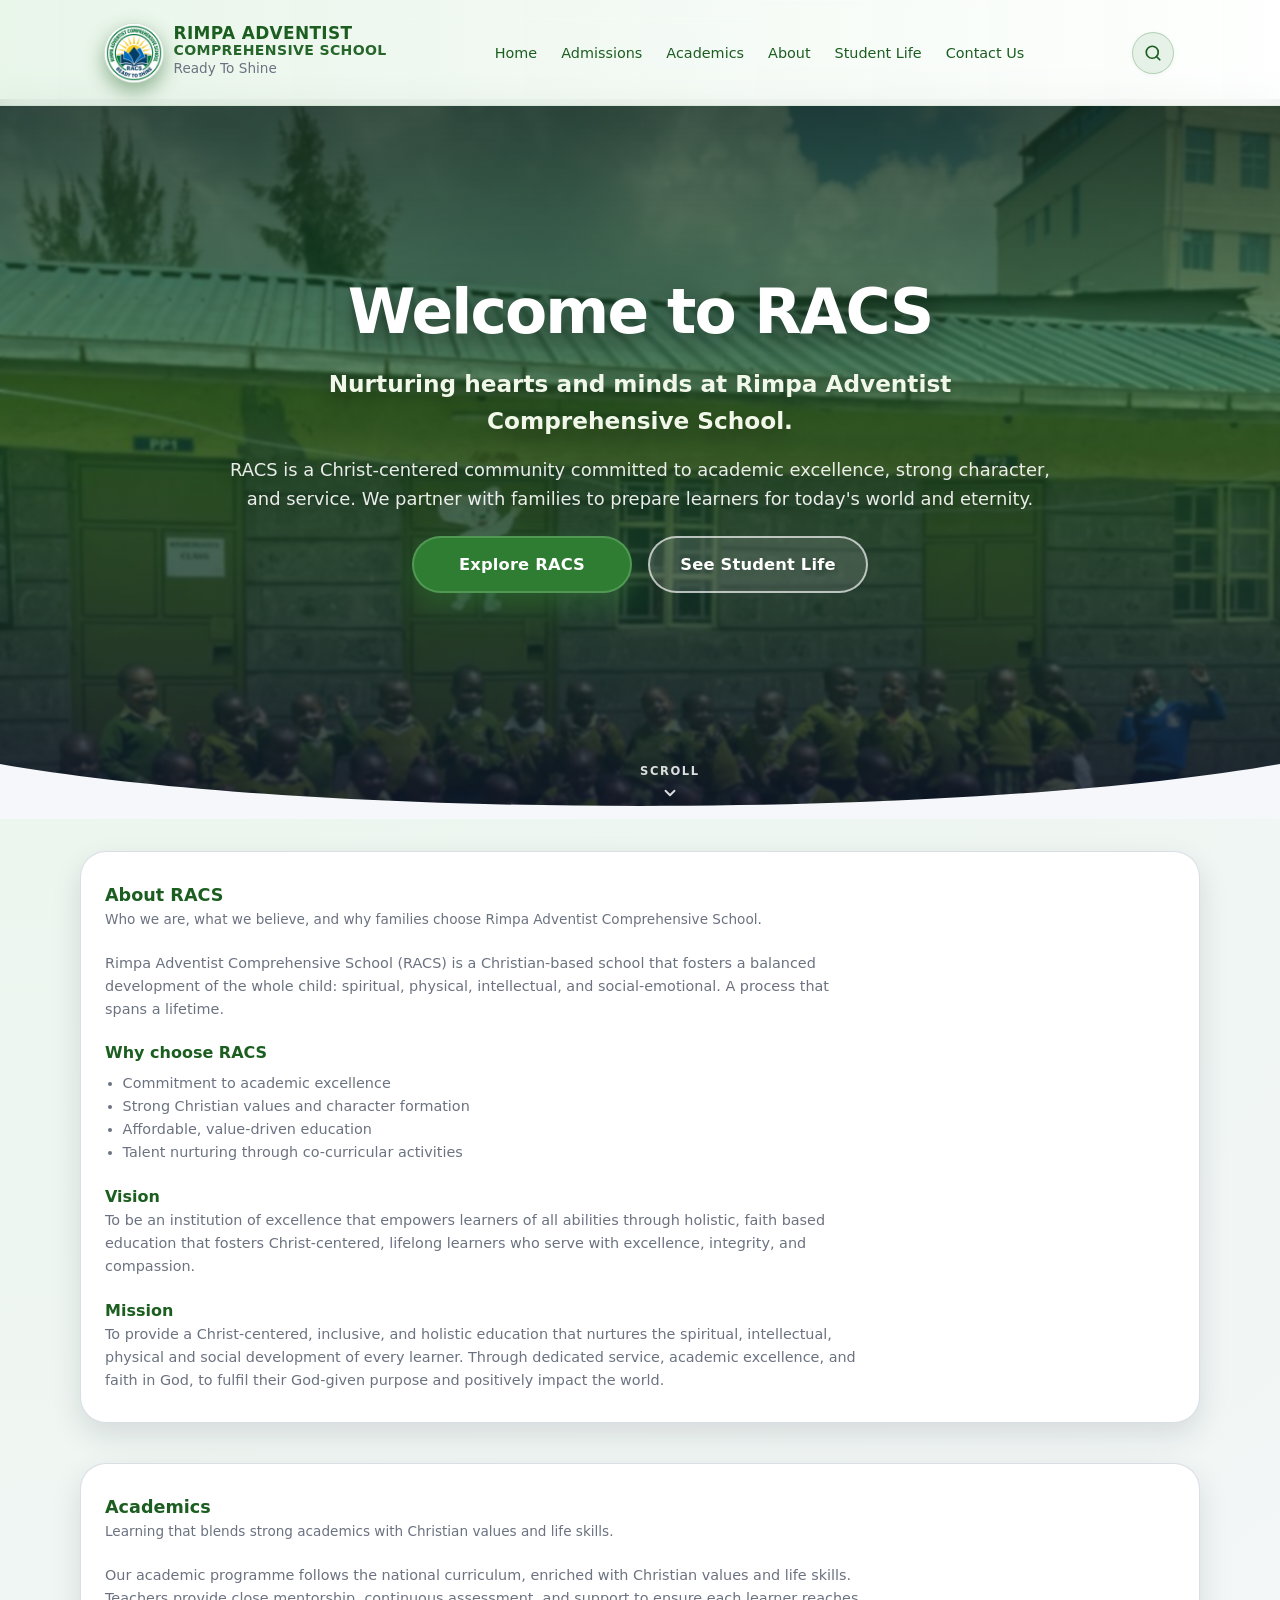
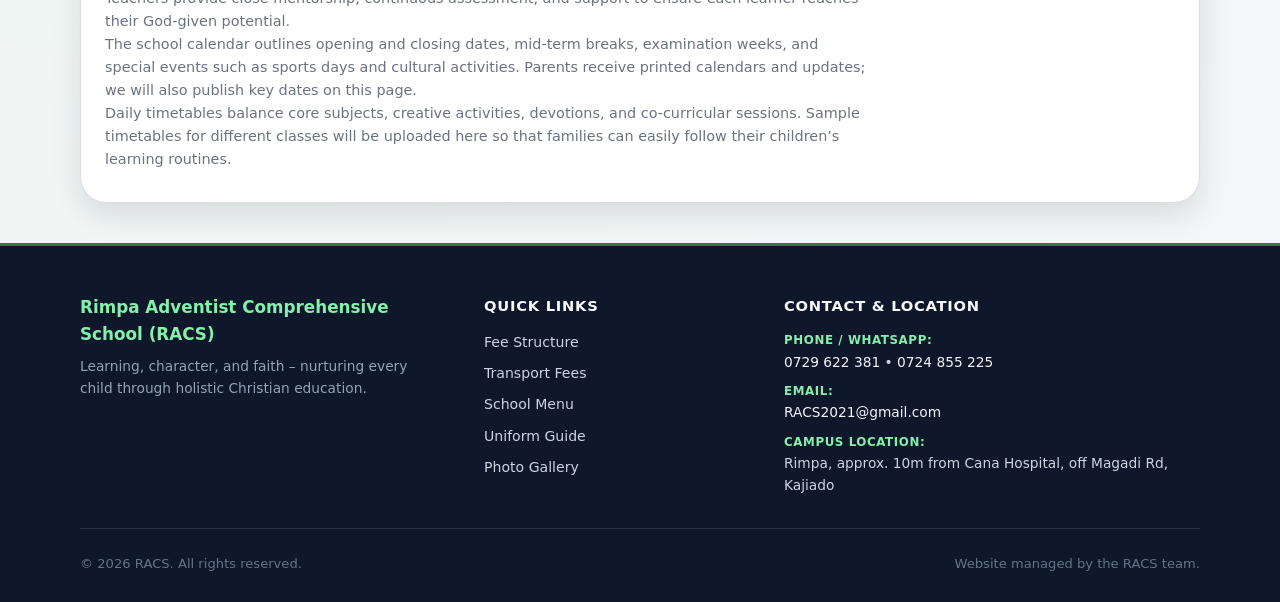
<file: index.html>
<!DOCTYPE html>
<html lang="en">
<head>
    <meta charset="UTF-8">
    <meta name="viewport" content="width=device-width, initial-scale=1.0">
    <title>Rimpa Adventist Comprehensive School (RACS)</title>
    <link rel="stylesheet" href="style.css?v=2.2">
    <link rel="icon" type="image/png" sizes="32x32" href="images/favicon.png">
    <link rel="icon" type="image/png" sizes="16x16" href="images/favicon.png">
    <link rel="apple-touch-icon" sizes="180x180" href="images/favicon.png">
</head>
<body>
    <div class="page">
        <header>
            <nav class="nav">
                <a href="#top" class="brand">
                    <div class="brand-mark">
                        <img src="images/logo.jpeg" alt="Rimpa Adventist Comprehensive School logo">
                    </div>
                    <div class="brand-text">
                        <span class="brand-title">
                            <span class="brand-title-line-1">Rimpa Adventist</span>
                            <span class="brand-title-line-2">Comprehensive School</span>
                        </span>
                        <span class="brand-subtitle">Ready To Shine</span>
                    </div>
                </a>

                <div class="nav-links">
                    <ul class="ql-main-links">
                        <li class="ql-item">
                            <a href="index.html#top" class="ql-link">Home</a>
                        </li>
                        <li class="ql-item">
                            <a href="admissions.html" class="ql-link has-dropdown">Admissions</a>
                            <div class="ql-dropdown" role="menu" aria-label="Admissions menu">
                                <a href="admissions.html#admission-process">
                                    Admission process
                                </a>
                                <a href="admissions.html#online-application">
                                    Online application
                                </a>
                                <a href="admissions.html#admission-requirements">
                                    Admission & graduation requirements
                                </a>
                                <a href="admissions.html#fee-structure">
                                    Fee structure
                                </a>
                            </div>
                        </li>
                        <li class="ql-item">
                            <a href="#" class="ql-link has-dropdown coming-soon-trigger">Academics</a>
                            <div class="ql-dropdown" role="menu" aria-label="Academics menu">
                                <a href="#" class="coming-soon-trigger">Calendar</a>
                                <a href="#" class="coming-soon-trigger">Timetable</a>
                            </div>
                        </li>
                        <li class="ql-item">
                            <a href="about.html" class="ql-link has-dropdown">About</a>
                            <div class="ql-dropdown" role="menu" aria-label="About menu">
                                <a href="about.html#vision">
                                    Vision
                                </a>
                                <a href="about.html#mission">
                                    Mission
                                </a>
                                <a href="about.html#gallery">
                                    Gallery
                                </a>
                            </div>
                        </li>
                        <li class="ql-item">
                            <a href="student-life.html" class="ql-link has-dropdown">Student Life</a>
                            <div class="ql-dropdown" role="menu" aria-label="Student life menu">
                                <a href="student-life.html#school-menu">
                                    School menu
                                </a>
                                <a href="student-life.html#transport-fees">
                                    Transport fees
                                </a>
                                <a href="student-life.html#uniforms">
                                    School uniform guide
                                </a>
                                <a href="student-life.html#activities">
                                    Swimming &amp; activities
                                </a>
                            </div>
                        </li>
                        <li class="ql-item">
                            <a href="contact.html" class="ql-link">Contact Us</a>
                        </li>
                    </ul>
                </div>
                <div class="nav-controls">
                    <button type="button" id="nav-search-toggle" class="ql-search-toggle" aria-label="Search site (Press Ctrl+K)" title="Search (Ctrl+K)">
                        <svg width="18" height="18" viewBox="0 0 24 24" fill="none" stroke="currentColor" stroke-width="2.3" stroke-linecap="round" stroke-linejoin="round" aria-hidden="true"><circle cx="11" cy="11" r="8"></circle><line x1="21" y1="21" x2="16.65" y2="16.65"></line></svg>
                    </button>
                    <button class="nav-toggle" id="nav-toggle" type="button" aria-label="Toggle navigation" aria-expanded="false">
                        <span></span>
                        <span></span>
                        <span></span>
                    </button>
                </div>
            </nav>
        </header>
        <div class="nav-overlay" id="nav-overlay"></div>

        <div class="nav-search-panel" id="nav-search-panel" aria-hidden="true">
            <div class="nav-search-inner">
                <div class="nav-search-input">
                    <input id="nav-search-input" type="search" placeholder="Search anything: fees, uniforms, menu, transport, contacts..." aria-label="Search keywords" autocomplete="off">
                </div>
                <button type="button" class="nav-search-close" id="nav-search-close" aria-label="Close search" title="Close (Esc)">
                    <svg width="16" height="16" viewBox="0 0 24 24" fill="none" stroke="currentColor" stroke-width="2.4" stroke-linecap="round" stroke-linejoin="round" aria-hidden="true"><line x1="18" y1="6" x2="6" y2="18"></line><line x1="6" y1="6" x2="18" y2="18"></line></svg>
                </button>
            </div>
            <div class="nav-search-message" id="nav-search-message" aria-live="polite"></div>
        </div>

        <main id="top">
            <!-- Home Hero -->
            <section class="home-hero" aria-label="Rimpa Adventist Comprehensive School hero">
                <div class="home-hero-bg" aria-hidden="true">
                    <img src="images/gallery/People/Students.jpeg" alt="">
                </div>
                <div class="home-hero-overlay" aria-hidden="true"></div>
                <div class="home-hero-content">
                    <h1 class="home-hero-title home-hero-fade" style="--delay: 0.05s;">Welcome to RACS</h1>
                    <p class="home-hero-subtitle home-hero-fade" style="--delay: 0.15s;">
                        Nurturing hearts and minds at Rimpa Adventist Comprehensive School.
                    </p>
                    <p class="home-hero-body home-hero-fade" style="--delay: 0.28s;">
                        RACS is a Christ-centered community committed to academic excellence, strong character, and service.
                        We partner with families to prepare learners for today's world and eternity.
                    </p>

                    <div class="home-hero-actions home-hero-fade" style="--delay: 0.42s;">
                        <a
                            href="#about-racs"
                            class="home-hero-btn home-hero-btn-primary"
                            onclick="document.getElementById('about-racs').scrollIntoView({behavior: 'smooth'}); return false;"
                        >Explore RACS</a>
                        <a href="student-life.html" class="home-hero-btn home-hero-btn-ghost">See Student Life</a>
                    </div>
                </div>

                <!-- Organic wave divider connecting hero to page content -->
                <div class="home-hero-divider" aria-hidden="true">
                    <svg viewBox="0 0 1440 56" preserveAspectRatio="none">
                        <path d="M0,0 C360,56 1080,56 1440,0 L1440,56 L0,56 Z"></path>
                    </svg>
                </div>

                <!-- Scroll cue to lead user down to the content -->
                <a href="#about-racs" class="home-hero-scroll home-hero-fade" style="--delay: 0.7s;" aria-label="Scroll down to explore">
                    <span>Scroll</span>
                    <svg class="home-hero-scroll-chevron" viewBox="0 0 24 24" fill="none" stroke="currentColor" stroke-width="2.5" stroke-linecap="round" stroke-linejoin="round">
                        <polyline points="6 9 12 15 18 9"></polyline>
                    </svg>
                </a>
            </section>

            <section id="about-racs" class="section-shell" aria-labelledby="about-heading">
                <div class="section-header">
                    <div>
                        <h2 id="about-heading" class="section-title">About RACS</h2>
                        <p class="section-subtitle">
                            Who we are, what we believe, and why families choose Rimpa Adventist Comprehensive School.
                        </p>
                    </div>
                </div>
                <div style="font-size: 0.9rem; color: var(--text-muted); max-width: 48rem;">
                    <p>
                        Rimpa Adventist Comprehensive School (RACS) is a Christian-based school that fosters a
                        balanced development of the whole child: spiritual, physical, intellectual,
                        and social-emotional. A process that spans a lifetime. 
                    </p>

                    <h3 style="margin-top: 1.2rem; font-size: 1rem; color: var(--green-dark);">
                        Why choose RACS
                    </h3>
                    <ul style="margin-top: 0.4rem; padding-left: 1.1rem;">
                        <li>Commitment to academic excellence</li>
                        <li>Strong Christian values and character formation</li>
                        <li>Affordable, value-driven education</li>
                        <li>Talent nurturing through co-curricular activities</li>
                    </ul>

                    <h3 style="margin-top: 1.2rem; font-size: 1rem; color: var(--green-dark);">
                        Vision
                    </h3>
                    <p>
                        To be an institution of excellence that empowers learners of all abilities through holistic, 
                        faith based education that fosters Christ-centered, lifelong learners who serve with excellence, 
                        integrity, and compassion. 
                    </p>

                    <h3 style="margin-top: 1.2rem; font-size: 1rem; color: var(--green-dark);">
                        Mission
                    </h3>
                    <p>
                        To provide a Christ-centered, inclusive, and holistic education 
                        that nurtures the spiritual, intellectual, physical and social development of every learner.
                        Through dedicated service, academic excellence, and faith in God, to fulfil their God-given purpose and positively impact the world.
                    </p>
                </div>
            </section>

            <!-- Academics -->
            <section id="academics" class="section-shell" aria-labelledby="academics-heading">
                <div class="section-header">
                    <div>
                        <h2 id="academics-heading" class="section-title">Academics</h2>
                        <p class="section-subtitle">
                            Learning that blends strong academics with Christian values and life skills.
                        </p>
                    </div>
                </div>
                <div style="font-size: 0.9rem; color: var(--text-muted); max-width: 48rem;">
                    <p>
                        Our academic programme follows the national curriculum, enriched with Christian values and
                        life skills. Teachers provide close mentorship, continuous assessment, and support to ensure
                        each learner reaches their God-given potential.
                    </p>
                    <p id="calendar">
                        The school calendar outlines opening and closing dates, mid-term breaks, examination weeks,
                        and special events such as sports days and cultural activities. Parents receive printed
                        calendars and updates; we will also publish key dates on this page.
                    </p>
                    <p id="timetable">
                        Daily timetables balance core subjects, creative activities, devotions, and co-curricular
                        sessions. Sample timetables for different classes will be uploaded here so that families can
                        easily follow their children’s learning routines.
                    </p>
                </div>
            </section>

        </main>

        <footer>
            <div class="footer-inner">
                <div class="footer-col footer-col-brand">
                    <p class="footer-brand-title"><strong>Rimpa Adventist Comprehensive School (RACS)</strong></p>
                    <p class="footer-tagline">Learning, character, and faith – nurturing every child through holistic Christian education.</p>
                </div>
                <div class="footer-col footer-col-links">
                    <p class="footer-heading">Quick Links</p>
                    <ul class="footer-nav-list">
                        <li><a href="admissions.html#fee-structure">Fee Structure</a></li>
                        <li><a href="student-life.html#transport-fees">Transport Fees</a></li>
                        <li><a href="student-life.html#school-menu">School Menu</a></li>
                        <li><a href="student-life.html#uniforms">Uniform Guide</a></li>
                        <li><a href="about.html#gallery">Photo Gallery</a></li>
                    </ul>
                </div>
                <div class="footer-col footer-col-contact">
                    <p class="footer-heading">Contact &amp; Location</p>
                    <ul class="footer-contact-list">
                        <li>
                            <span class="footer-contact-label">Phone / WhatsApp:</span>
                            <a href="tel:+254729622381">0729 622 381</a> &bull; <a href="tel:+254724855225">0724 855 225</a>
                        </li>
                        <li>
                            <span class="footer-contact-label">Email:</span>
                            <a href="mailto:RACS2021@gmail.com">RACS2021@gmail.com</a>
                        </li>
                        <li>
                            <span class="footer-contact-label">Campus Location:</span>
                            <span>Rimpa, approx. 10m from Cana Hospital, off Magadi Rd, Kajiado</span>
                        </li>
                    </ul>
                </div>
            </div>
            <div class="footer-bottom">
                <div class="footer-bottom-inner">
                    <p>&copy; <span id="year"></span> RACS. All rights reserved.</p>
                    <p>Website managed by the RACS team.</p>
                </div>
            </div>
        </footer>
        <button type="button" id="back-to-top" class="back-to-top" aria-label="Back to top">↑</button>
    </div>

    
    <!-- Coming Soon Modal -->
    <div class="coming-soon-modal" id="coming-soon-modal" aria-hidden="true">
        <div class="coming-soon-content">
            <button type="button" class="coming-soon-close" id="coming-soon-close" aria-label="Close modal">
                <svg width="16" height="16" viewBox="0 0 24 24" fill="none" stroke="currentColor" stroke-width="2.4" stroke-linecap="round" stroke-linejoin="round" aria-hidden="true"><line x1="18" y1="6" x2="6" y2="18"></line><line x1="6" y1="6" x2="18" y2="18"></line></svg>
            </button>
            <h2 class="coming-soon-title">Coming Soon!</h2>
            <p class="coming-soon-text">This section is currently being prepared. Please check back later.</p>
        </div>
    </div>

    <script src="search.js"></script>
    <script>
        // Simple script to always show the current year in the footer
        document.getElementById('year').textContent = new Date().getFullYear();
    </script>
</body>
</html>
</file>
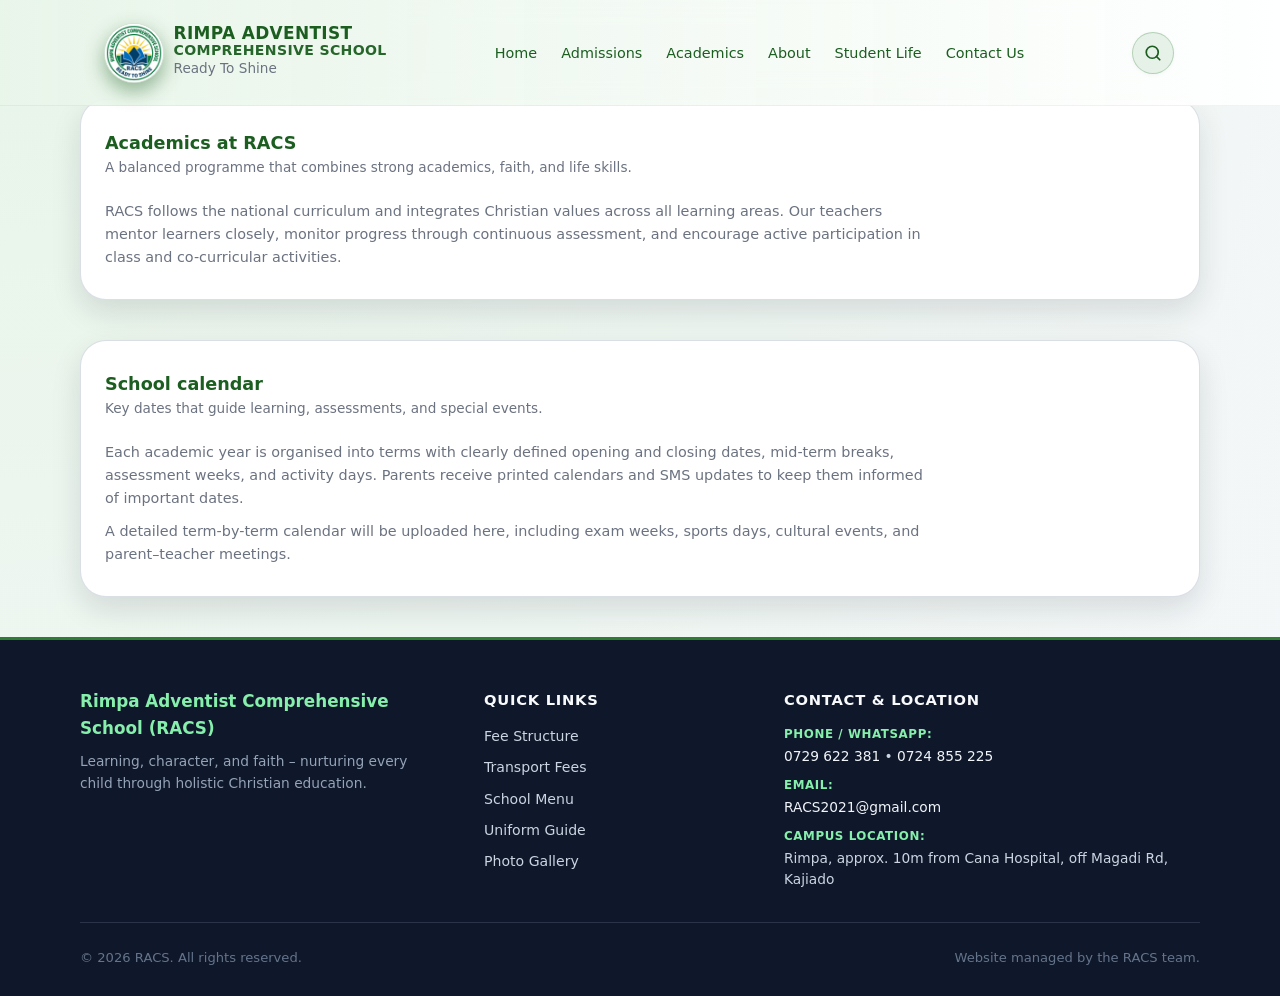
<file: academics.html>
<!DOCTYPE html>
<html lang="en">
<head>
    <meta charset="UTF-8">
    <meta name="viewport" content="width=device-width, initial-scale=1.0">
    <title>Academics | Rimpa Adventist Comprehensive School (RACS)</title>
    <link rel="stylesheet" href="style.css?v=2.2">
    <link rel="icon" type="image/png" sizes="32x32" href="images/favicon.png">
    <link rel="icon" type="image/png" sizes="16x16" href="images/favicon.png">
    <link rel="apple-touch-icon" sizes="180x180" href="images/favicon.png">
</head>
<body>
    <div class="page">
        <header>
            <nav class="nav">
                <a href="index.html#top" class="brand">
                    <div class="brand-mark">
                        <img src="images/logo.jpeg" alt="Rimpa Adventist Comprehensive School logo">
                    </div>
                    <div class="brand-text">
                        <span class="brand-title">
                            <span class="brand-title-line-1">Rimpa Adventist</span>
                            <span class="brand-title-line-2">Comprehensive School</span>
                        </span>
                        <span class="brand-subtitle">Ready To Shine</span>
                    </div>
                </a>

                <div class="nav-links">
                    <ul class="ql-main-links">
                        <li class="ql-item">
                            <a href="index.html#top" class="ql-link">Home</a>
                        </li>
                        <li class="ql-item">
                            <a href="admissions.html" class="ql-link has-dropdown">Admissions</a>
                            <div class="ql-dropdown" role="menu" aria-label="Admissions menu">
                                <a href="admissions.html#admission-process">
                                    Admission process
                                </a>
                                <a href="admissions.html#online-application">
                                    Online application
                                </a>
                                <a href="admissions.html#admission-requirements">
                                    Admission & graduation requirements
                                </a>
                                <a href="admissions.html#fee-structure">
                                    Fee structure
                                </a>
                            </div>
                        </li>
                        <li class="ql-item">
                            <a href="#" class="ql-link has-dropdown coming-soon-trigger">Academics</a>
                            <div class="ql-dropdown" role="menu" aria-label="Academics menu">
                                <a href="#" class="coming-soon-trigger">Calendar</a>
                                <a href="#" class="coming-soon-trigger">Timetable</a>
                            </div>
                        </li>
                        <li class="ql-item">
                            <a href="about.html" class="ql-link has-dropdown">About</a>
                            <div class="ql-dropdown" role="menu" aria-label="About menu">
                                <a href="about.html#vision">
                                    Vision
                                </a>
                                <a href="about.html#mission">
                                    Mission
                                </a>
                                <a href="about.html#gallery">
                                    Gallery
                                </a>
                            </div>
                        </li>
                        <li class="ql-item">
                            <a href="student-life.html" class="ql-link has-dropdown">Student Life</a>
                            <div class="ql-dropdown" role="menu" aria-label="Student life menu">
                                <a href="student-life.html#school-menu">
                                    School menu
                                </a>
                                <a href="student-life.html#transport-fees">
                                    Transport fees
                                </a>
                                <a href="student-life.html#uniforms">
                                    School uniform guide
                                </a>
                                <a href="student-life.html#activities">
                                    Swimming &amp; activities
                                </a>
                            </div>
                        </li>
                        <li class="ql-item">
                            <a href="contact.html" class="ql-link">Contact Us</a>
                        </li>
                    </ul>
                </div>
                <div class="nav-controls">
                    <button type="button" id="nav-search-toggle" class="ql-search-toggle" aria-label="Search site (Press Ctrl+K)" title="Search (Ctrl+K)">
                        <svg width="18" height="18" viewBox="0 0 24 24" fill="none" stroke="currentColor" stroke-width="2.3" stroke-linecap="round" stroke-linejoin="round" aria-hidden="true"><circle cx="11" cy="11" r="8"></circle><line x1="21" y1="21" x2="16.65" y2="16.65"></line></svg>
                    </button>
                    <button class="nav-toggle" id="nav-toggle" type="button" aria-label="Toggle navigation" aria-expanded="false">
                        <span></span>
                        <span></span>
                        <span></span>
                    </button>
                </div>
            </nav>
        </header>
        <div class="nav-overlay" id="nav-overlay"></div>

        <div class="nav-search-panel" id="nav-search-panel" aria-hidden="true">
            <div class="nav-search-inner">
                <div class="nav-search-input">
                    <input id="nav-search-input" type="search" placeholder="Search anything: fees, uniforms, menu, transport, contacts..." aria-label="Search keywords" autocomplete="off">
                </div>
                <button type="button" class="nav-search-close" id="nav-search-close" aria-label="Close search" title="Close (Esc)">
                    <svg width="16" height="16" viewBox="0 0 24 24" fill="none" stroke="currentColor" stroke-width="2.4" stroke-linecap="round" stroke-linejoin="round" aria-hidden="true"><line x1="18" y1="6" x2="6" y2="18"></line><line x1="6" y1="6" x2="18" y2="18"></line></svg>
                </button>
            </div>
            <div class="nav-search-message" id="nav-search-message" aria-live="polite"></div>
        </div>

        <main id="top">
            <section class="section-shell" aria-labelledby="academics-page-heading">
                <div class="section-header">
                    <div>
                        <h1 id="academics-page-heading" class="section-title">Academics at RACS</h1>
                        <p class="section-subtitle">
                            A balanced programme that combines strong academics, faith, and life skills.
                        </p>
                    </div>
                </div>
                <div style="font-size: 0.9rem; color: var(--text-muted); max-width: 52rem;">
                    <p>
                        RACS follows the national curriculum and integrates Christian values across all learning
                        areas. Our teachers mentor learners closely, monitor progress through continuous assessment,
                        and encourage active participation in class and co-curricular activities.
                    </p>
                </div>
            </section>

            <section class="section-shell" aria-labelledby="calendar-heading">
                <div class="section-header">
                    <div>
                        <h2 id="calendar-heading" class="section-title">School calendar</h2>
                        <p class="section-subtitle">
                            Key dates that guide learning, assessments, and special events.
                        </p>
                    </div>
                </div>
                <div id="calendar" style="font-size: 0.9rem; color: var(--text-muted); max-width: 52rem;">
                    <p>
                        Each academic year is organised into terms with clearly defined opening and closing dates,
                        mid-term breaks, assessment weeks, and activity days. Parents receive printed calendars and
                        SMS updates to keep them informed of important dates.
                    </p>
                    <p style="margin-top: 0.6rem;">
                        A detailed term-by-term calendar will be uploaded here, including exam weeks, sports days,
                        cultural events, and parent–teacher meetings.
                    </p>
                </div>
            </section>

            
        </main>

        <footer>
            <div class="footer-inner">
                <div class="footer-col footer-col-brand">
                    <p class="footer-brand-title"><strong>Rimpa Adventist Comprehensive School (RACS)</strong></p>
                    <p class="footer-tagline">Learning, character, and faith – nurturing every child through holistic Christian education.</p>
                </div>
                <div class="footer-col footer-col-links">
                    <p class="footer-heading">Quick Links</p>
                    <ul class="footer-nav-list">
                        <li><a href="admissions.html#fee-structure">Fee Structure</a></li>
                        <li><a href="student-life.html#transport-fees">Transport Fees</a></li>
                        <li><a href="student-life.html#school-menu">School Menu</a></li>
                        <li><a href="student-life.html#uniforms">Uniform Guide</a></li>
                        <li><a href="about.html#gallery">Photo Gallery</a></li>
                    </ul>
                </div>
                <div class="footer-col footer-col-contact">
                    <p class="footer-heading">Contact &amp; Location</p>
                    <ul class="footer-contact-list">
                        <li>
                            <span class="footer-contact-label">Phone / WhatsApp:</span>
                            <a href="tel:+254729622381">0729 622 381</a> &bull; <a href="tel:+254724855225">0724 855 225</a>
                        </li>
                        <li>
                            <span class="footer-contact-label">Email:</span>
                            <a href="mailto:RACS2021@gmail.com">RACS2021@gmail.com</a>
                        </li>
                        <li>
                            <span class="footer-contact-label">Campus Location:</span>
                            <span>Rimpa, approx. 10m from Cana Hospital, off Magadi Rd, Kajiado</span>
                        </li>
                    </ul>
                </div>
            </div>
            <div class="footer-bottom">
                <div class="footer-bottom-inner">
                    <p>&copy; <span id="year"></span> RACS. All rights reserved.</p>
                    <p>Website managed by the RACS team.</p>
                </div>
            </div>
        </footer>
        <button type="button" id="back-to-top" class="back-to-top" aria-label="Back to top">↑</button>
    </div>

    
    <!-- Coming Soon Modal -->
    <div class="coming-soon-modal" id="coming-soon-modal" aria-hidden="true">
        <div class="coming-soon-content">
            <button type="button" class="coming-soon-close" id="coming-soon-close" aria-label="Close modal">
                <svg width="16" height="16" viewBox="0 0 24 24" fill="none" stroke="currentColor" stroke-width="2.4" stroke-linecap="round" stroke-linejoin="round" aria-hidden="true"><line x1="18" y1="6" x2="6" y2="18"></line><line x1="6" y1="6" x2="18" y2="18"></line></svg>
            </button>
            <h2 class="coming-soon-title">Coming Soon!</h2>
            <p class="coming-soon-text">This section is currently being prepared. Please check back later.</p>
        </div>
    </div>

    <script src="search.js"></script>
    <script>
        document.getElementById('year').textContent = new Date().getFullYear();
    </script>
</body>
</html>
</file>
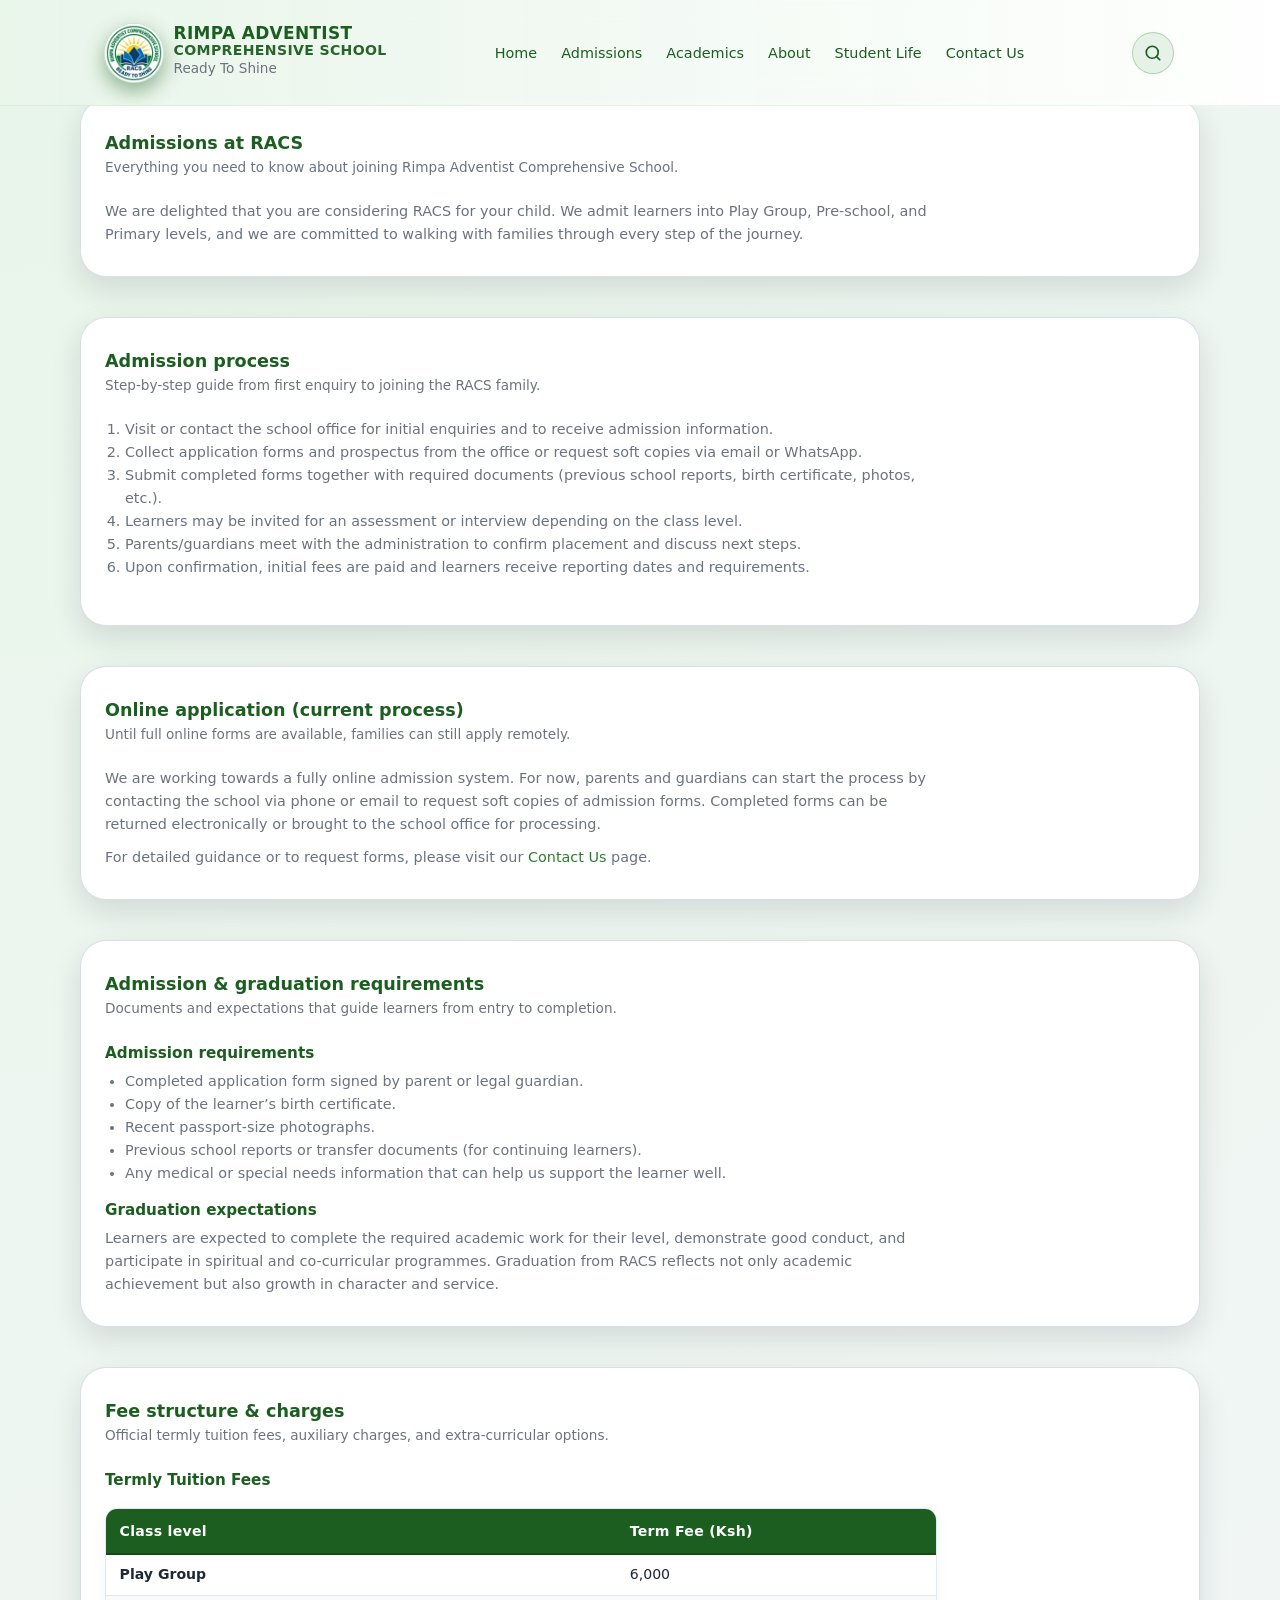
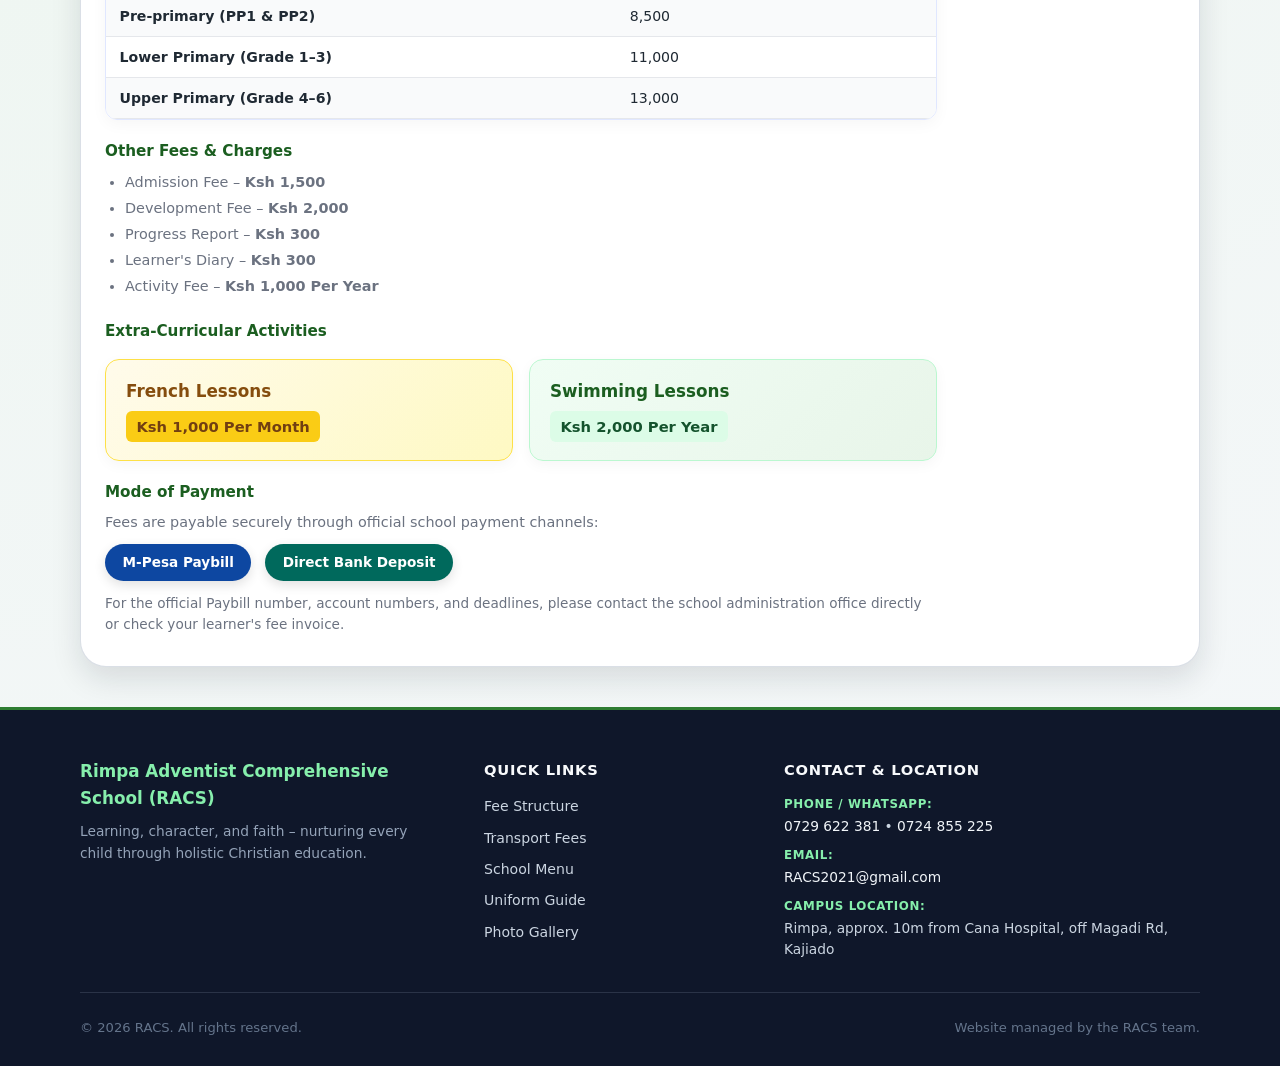
<file: admissions.html>
<!DOCTYPE html>
<html lang="en">
<head>
    <meta charset="UTF-8">
    <meta name="viewport" content="width=device-width, initial-scale=1.0">
    <title>Admissions | Rimpa Adventist Comprehensive School (RACS)</title>
    <link rel="stylesheet" href="style.css?v=2.2">
    <link rel="icon" type="image/png" sizes="32x32" href="images/favicon.png">
    <link rel="icon" type="image/png" sizes="16x16" href="images/favicon.png">
    <link rel="apple-touch-icon" sizes="180x180" href="images/favicon.png">
</head>
<body>
    <div class="page">
        <header>
            <nav class="nav">
                <a href="index.html#top" class="brand">
                    <div class="brand-mark">
                        <img src="images/logo.jpeg" alt="Rimpa Adventist Comprehensive School logo">
                    </div>
                    <div class="brand-text">
                        <span class="brand-title">
                            <span class="brand-title-line-1">Rimpa Adventist</span>
                            <span class="brand-title-line-2">Comprehensive School</span>
                        </span>
                        <span class="brand-subtitle">Ready To Shine</span>
                    </div>
                </a>

                <div class="nav-links">
                    <ul class="ql-main-links">
                        <li class="ql-item">
                            <a href="index.html#top" class="ql-link">Home</a>
                        </li>
                        <li class="ql-item">
                            <a href="admissions.html" class="ql-link has-dropdown">Admissions</a>
                            <div class="ql-dropdown" role="menu" aria-label="Admissions menu">
                                <a href="admissions.html#admission-process">
                                    Admission process
                                </a>
                                <a href="admissions.html#online-application">
                                    Online application
                                </a>
                                <a href="admissions.html#admission-requirements">
                                    Admission & graduation requirements
                                </a>
                                <a href="admissions.html#fee-structure">
                                    Fee structure
                                </a>
                            </div>
                        </li>
                        <li class="ql-item">
                            <a href="#" class="ql-link has-dropdown coming-soon-trigger">Academics</a>
                            <div class="ql-dropdown" role="menu" aria-label="Academics menu">
                                <a href="#" class="coming-soon-trigger">Calendar</a>
                                <a href="#" class="coming-soon-trigger">Timetable</a>
                            </div>
                        </li>
                        <li class="ql-item">
                            <a href="about.html" class="ql-link has-dropdown">About</a>
                            <div class="ql-dropdown" role="menu" aria-label="About menu">
                                <a href="about.html#vision">
                                    Vision
                                </a>
                                <a href="about.html#mission">
                                    Mission
                                </a>
                                <a href="about.html#gallery">
                                    Gallery
                                </a>
                            </div>
                        </li>
                        <li class="ql-item">
                            <a href="student-life.html" class="ql-link has-dropdown">Student Life</a>
                            <div class="ql-dropdown" role="menu" aria-label="Student life menu">
                                <a href="student-life.html#school-menu">
                                    School menu
                                </a>
                                <a href="student-life.html#transport-fees">
                                    Transport fees
                                </a>
                                <a href="student-life.html#uniforms">
                                    School uniform guide
                                </a>
                                <a href="student-life.html#activities">
                                    Swimming &amp; activities
                                </a>
                            </div>
                        </li>
                        <li class="ql-item">
                            <a href="contact.html" class="ql-link">Contact Us</a>
                        </li>
                    </ul>
                </div>
                <div class="nav-controls">
                    <button type="button" id="nav-search-toggle" class="ql-search-toggle" aria-label="Search site (Press Ctrl+K)" title="Search (Ctrl+K)">
                        <svg width="18" height="18" viewBox="0 0 24 24" fill="none" stroke="currentColor" stroke-width="2.3" stroke-linecap="round" stroke-linejoin="round" aria-hidden="true"><circle cx="11" cy="11" r="8"></circle><line x1="21" y1="21" x2="16.65" y2="16.65"></line></svg>
                    </button>
                    <button class="nav-toggle" id="nav-toggle" type="button" aria-label="Toggle navigation" aria-expanded="false">
                        <span></span>
                        <span></span>
                        <span></span>
                    </button>
                </div>
            </nav>
        </header>
        <div class="nav-overlay" id="nav-overlay"></div>

        <div class="nav-search-panel" id="nav-search-panel" aria-hidden="true">
            <div class="nav-search-inner">
                <div class="nav-search-input">
                    <input id="nav-search-input" type="search" placeholder="Search anything: fees, uniforms, menu, transport, contacts..." aria-label="Search keywords" autocomplete="off">
                </div>
                <button type="button" class="nav-search-close" id="nav-search-close" aria-label="Close search" title="Close (Esc)">
                    <svg width="16" height="16" viewBox="0 0 24 24" fill="none" stroke="currentColor" stroke-width="2.4" stroke-linecap="round" stroke-linejoin="round" aria-hidden="true"><line x1="18" y1="6" x2="6" y2="18"></line><line x1="6" y1="6" x2="18" y2="18"></line></svg>
                </button>
            </div>
            <div class="nav-search-message" id="nav-search-message" aria-live="polite"></div>
        </div>

        <main id="top">
            <section class="section-shell" aria-labelledby="admissions-page-heading">
                <div class="section-header">
                    <div>
                        <h1 id="admissions-page-heading" class="section-title">Admissions at RACS</h1>
                        <p class="section-subtitle">
                            Everything you need to know about joining Rimpa Adventist Comprehensive School.
                        </p>
                    </div>
                </div>
                <div style="font-size: 0.9rem; color: var(--text-muted); max-width: 52rem;">
                    <p>
                        We are delighted that you are considering RACS for your child. We admit learners into
                        Play Group, Pre-school, and Primary levels, and we are committed to walking with families
                        through every step of the journey.
                    </p>
                </div>
            </section>

            <section class="section-shell" aria-labelledby="admission-process-heading">
                <div class="section-header">
                    <div>
                        <h2 id="admission-process-heading" class="section-title">Admission process</h2>
                        <p class="section-subtitle">
                            Step-by-step guide from first enquiry to joining the RACS family.
                        </p>
                    </div>
                </div>
                <div id="admission-process" style="font-size: 0.9rem; color: var(--text-muted); max-width: 52rem;">
                    <ol style="padding-left: 1.25rem; margin-bottom: 1rem;">
                        <li>Visit or contact the school office for initial enquiries and to receive admission information.</li>
                        <li>Collect application forms and prospectus from the office or request soft copies via email or WhatsApp.</li>
                        <li>Submit completed forms together with required documents (previous school reports, birth certificate, photos, etc.).</li>
                        <li>Learners may be invited for an assessment or interview depending on the class level.</li>
                        <li>Parents/guardians meet with the administration to confirm placement and discuss next steps.</li>
                        <li>Upon confirmation, initial fees are paid and learners receive reporting dates and requirements.</li>
                    </ol>
                </div>
            </section>

            <section class="section-shell" aria-labelledby="online-application-heading">
                <div class="section-header">
                    <div>
                        <h2 id="online-application-heading" class="section-title">Online application (current process)</h2>
                        <p class="section-subtitle">
                            Until full online forms are available, families can still apply remotely.
                        </p>
                    </div>
                </div>
                <div id="online-application" style="font-size: 0.9rem; color: var(--text-muted); max-width: 52rem;">
                    <p>
                        We are working towards a fully online admission system. For now, parents and guardians can
                        start the process by contacting the school via phone or email to request soft copies of
                        admission forms. Completed forms can be returned electronically or brought to the school
                        office for processing.
                    </p>
                    <p style="margin-top: 0.6rem;">
                        For detailed guidance or to request forms, please visit our
                        <a href="contact.html" style="color: var(--green-main);">Contact Us</a> page.
                    </p>
                </div>
            </section>

            <section class="section-shell" aria-labelledby="admission-requirements-heading">
                <div class="section-header">
                    <div>
                        <h2 id="admission-requirements-heading" class="section-title">Admission &amp; graduation requirements</h2>
                        <p class="section-subtitle">
                            Documents and expectations that guide learners from entry to completion.
                        </p>
                    </div>
                </div>
                <div id="admission-requirements" style="font-size: 0.9rem; color: var(--text-muted); max-width: 52rem;">
                    <h3 style="font-size: 0.95rem; color: var(--green-dark); margin-bottom: 0.3rem;">Admission requirements</h3>
                    <ul style="padding-left: 1.25rem; margin-bottom: 0.8rem;">
                        <li>Completed application form signed by parent or legal guardian.</li>
                        <li>Copy of the learner’s birth certificate.</li>
                        <li>Recent passport-size photographs.</li>
                        <li>Previous school reports or transfer documents (for continuing learners).</li>
                        <li>Any medical or special needs information that can help us support the learner well.</li>
                    </ul>
                    <h3 style="font-size: 0.95rem; color: var(--green-dark); margin-bottom: 0.3rem;">Graduation expectations</h3>
                    <p>
                        Learners are expected to complete the required academic work for their level, demonstrate
                        good conduct, and participate in spiritual and co-curricular programmes. Graduation from
                        RACS reflects not only academic achievement but also growth in character and service.
                    </p>
                </div>
            </section>

            <section class="section-shell" aria-labelledby="fee-structure-heading">
                <div class="section-header">
                    <div>
                        <h2 id="fee-structure-heading" class="section-title">Fee structure &amp; charges</h2>
                        <p class="section-subtitle">
                            Official termly tuition fees, auxiliary charges, and extra-curricular options.
                        </p>
                    </div>
                </div>
                <div id="fee-structure" style="font-size: 0.9rem; color: var(--text-muted); max-width: 52rem;">
                    <h3 style="font-size: 0.95rem; color: var(--green-dark); margin-bottom: 0.4rem;">Termly Tuition Fees</h3>
                    <div class="data-table-container">
                        <table class="data-table">
                            <thead>
                                <tr>
                                    <th>Class level</th>
                                    <th>Term Fee (Ksh)</th>
                                </tr>
                            </thead>
                            <tbody>
                                <tr>
                                    <td><strong>Play Group</strong></td>
                                    <td>6,000</td>
                                </tr>
                                <tr>
                                    <td><strong>Pre-primary (PP1 &amp; PP2)</strong></td>
                                    <td>8,500</td>
                                </tr>
                                <tr>
                                    <td><strong>Lower Primary (Grade 1–3)</strong></td>
                                    <td>11,000</td>
                                </tr>
                                <tr>
                                    <td><strong>Upper Primary (Grade 4–6)</strong></td>
                                    <td>13,000</td>
                                </tr>
                            </tbody>
                        </table>
                    </div>

                    <h3 style="font-size: 0.95rem; color: var(--green-dark); margin-top: 1.2rem; margin-bottom: 0.4rem;">Other Fees &amp; Charges</h3>
                    <ul style="padding-left: 1.25rem; margin-bottom: 0.8rem; line-height: 1.8;">
                        <li>Admission Fee – <strong>Ksh 1,500</strong></li>
                        <li>Development Fee – <strong>Ksh 2,000</strong></li>
                        <li>Progress Report – <strong>Ksh 300</strong></li>
                        <li>Learner's Diary – <strong>Ksh 300</strong></li>
                        <li>Activity Fee – <strong>Ksh 1,000 Per Year</strong></li>
                    </ul>

                    <h3 style="font-size: 0.95rem; color: var(--green-dark); margin-top: 1.2rem; margin-bottom: 0.4rem;">Extra-Curricular Activities</h3>
                    <div class="activities-grid" style="margin-bottom: 1.2rem;">
                        <div class="activity-card activity-card-french">
                            <div class="activity-title">
                                French Lessons
                            </div>
                            <span class="activity-fee-tag activity-fee-tag-gold">Ksh 1,000 Per Month</span>
                        </div>
                        <div class="activity-card activity-card-swimming">
                            <div class="activity-title">
                                Swimming Lessons
                            </div>
                            <span class="activity-fee-tag activity-fee-tag-green">Ksh 2,000 Per Year</span>
                        </div>
                    </div>

                    <h3 style="font-size: 0.95rem; color: var(--green-dark); margin-top: 1.2rem; margin-bottom: 0.4rem;">Mode of Payment</h3>
                    <p>
                        Fees are payable securely through official school payment channels:
                    </p>
                    <div class="payment-methods-wrap">
                        <span class="payment-pill payment-pill-blue">M-Pesa Paybill</span>
                        <span class="payment-pill payment-pill-teal">Direct Bank Deposit</span>
                    </div>
                    <p style="margin-top: 0.75rem; font-size: 0.85rem;">
                        For the official Paybill number, account numbers, and deadlines, please contact the school administration office directly or check your learner's fee invoice.
                    </p>
                </div>
            </section>
        </main>

        <footer>
            <div class="footer-inner">
                <div class="footer-col footer-col-brand">
                    <p class="footer-brand-title"><strong>Rimpa Adventist Comprehensive School (RACS)</strong></p>
                    <p class="footer-tagline">Learning, character, and faith – nurturing every child through holistic Christian education.</p>
                </div>
                <div class="footer-col footer-col-links">
                    <p class="footer-heading">Quick Links</p>
                    <ul class="footer-nav-list">
                        <li><a href="admissions.html#fee-structure">Fee Structure</a></li>
                        <li><a href="student-life.html#transport-fees">Transport Fees</a></li>
                        <li><a href="student-life.html#school-menu">School Menu</a></li>
                        <li><a href="student-life.html#uniforms">Uniform Guide</a></li>
                        <li><a href="about.html#gallery">Photo Gallery</a></li>
                    </ul>
                </div>
                <div class="footer-col footer-col-contact">
                    <p class="footer-heading">Contact &amp; Location</p>
                    <ul class="footer-contact-list">
                        <li>
                            <span class="footer-contact-label">Phone / WhatsApp:</span>
                            <a href="tel:+254729622381">0729 622 381</a> &bull; <a href="tel:+254724855225">0724 855 225</a>
                        </li>
                        <li>
                            <span class="footer-contact-label">Email:</span>
                            <a href="mailto:RACS2021@gmail.com">RACS2021@gmail.com</a>
                        </li>
                        <li>
                            <span class="footer-contact-label">Campus Location:</span>
                            <span>Rimpa, approx. 10m from Cana Hospital, off Magadi Rd, Kajiado</span>
                        </li>
                    </ul>
                </div>
            </div>
            <div class="footer-bottom">
                <div class="footer-bottom-inner">
                    <p>&copy; <span id="year"></span> RACS. All rights reserved.</p>
                    <p>Website managed by the RACS team.</p>
                </div>
            </div>
        </footer>
        <button type="button" id="back-to-top" class="back-to-top" aria-label="Back to top">↑</button>
    </div>

    
    <!-- Coming Soon Modal -->
    <div class="coming-soon-modal" id="coming-soon-modal" aria-hidden="true">
        <div class="coming-soon-content">
            <button type="button" class="coming-soon-close" id="coming-soon-close" aria-label="Close modal">
                <svg width="16" height="16" viewBox="0 0 24 24" fill="none" stroke="currentColor" stroke-width="2.4" stroke-linecap="round" stroke-linejoin="round" aria-hidden="true"><line x1="18" y1="6" x2="6" y2="18"></line><line x1="6" y1="6" x2="18" y2="18"></line></svg>
            </button>
            <h2 class="coming-soon-title">Coming Soon!</h2>
            <p class="coming-soon-text">This section is currently being prepared. Please check back later.</p>
        </div>
    </div>

    <script src="search.js"></script>
    <script>
        document.getElementById('year').textContent = new Date().getFullYear();
    </script>
</body>
</html>
</file>
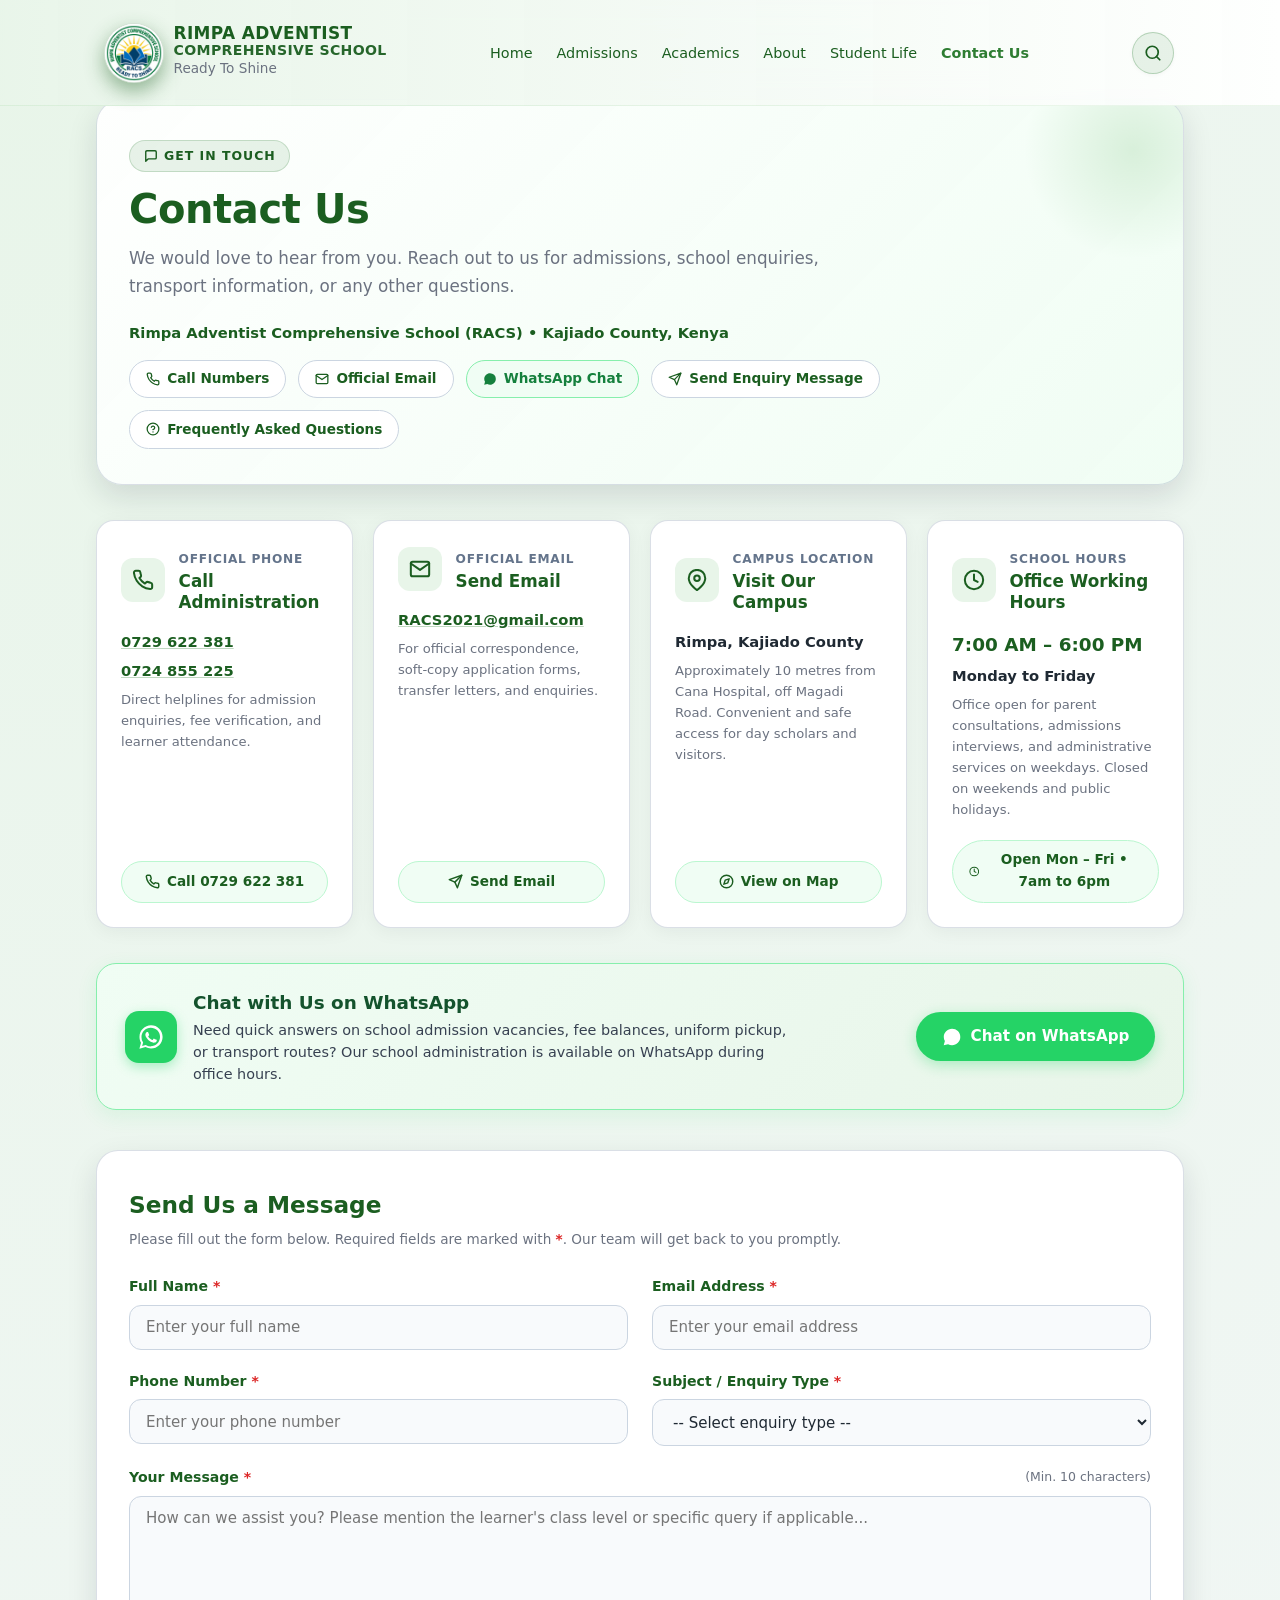
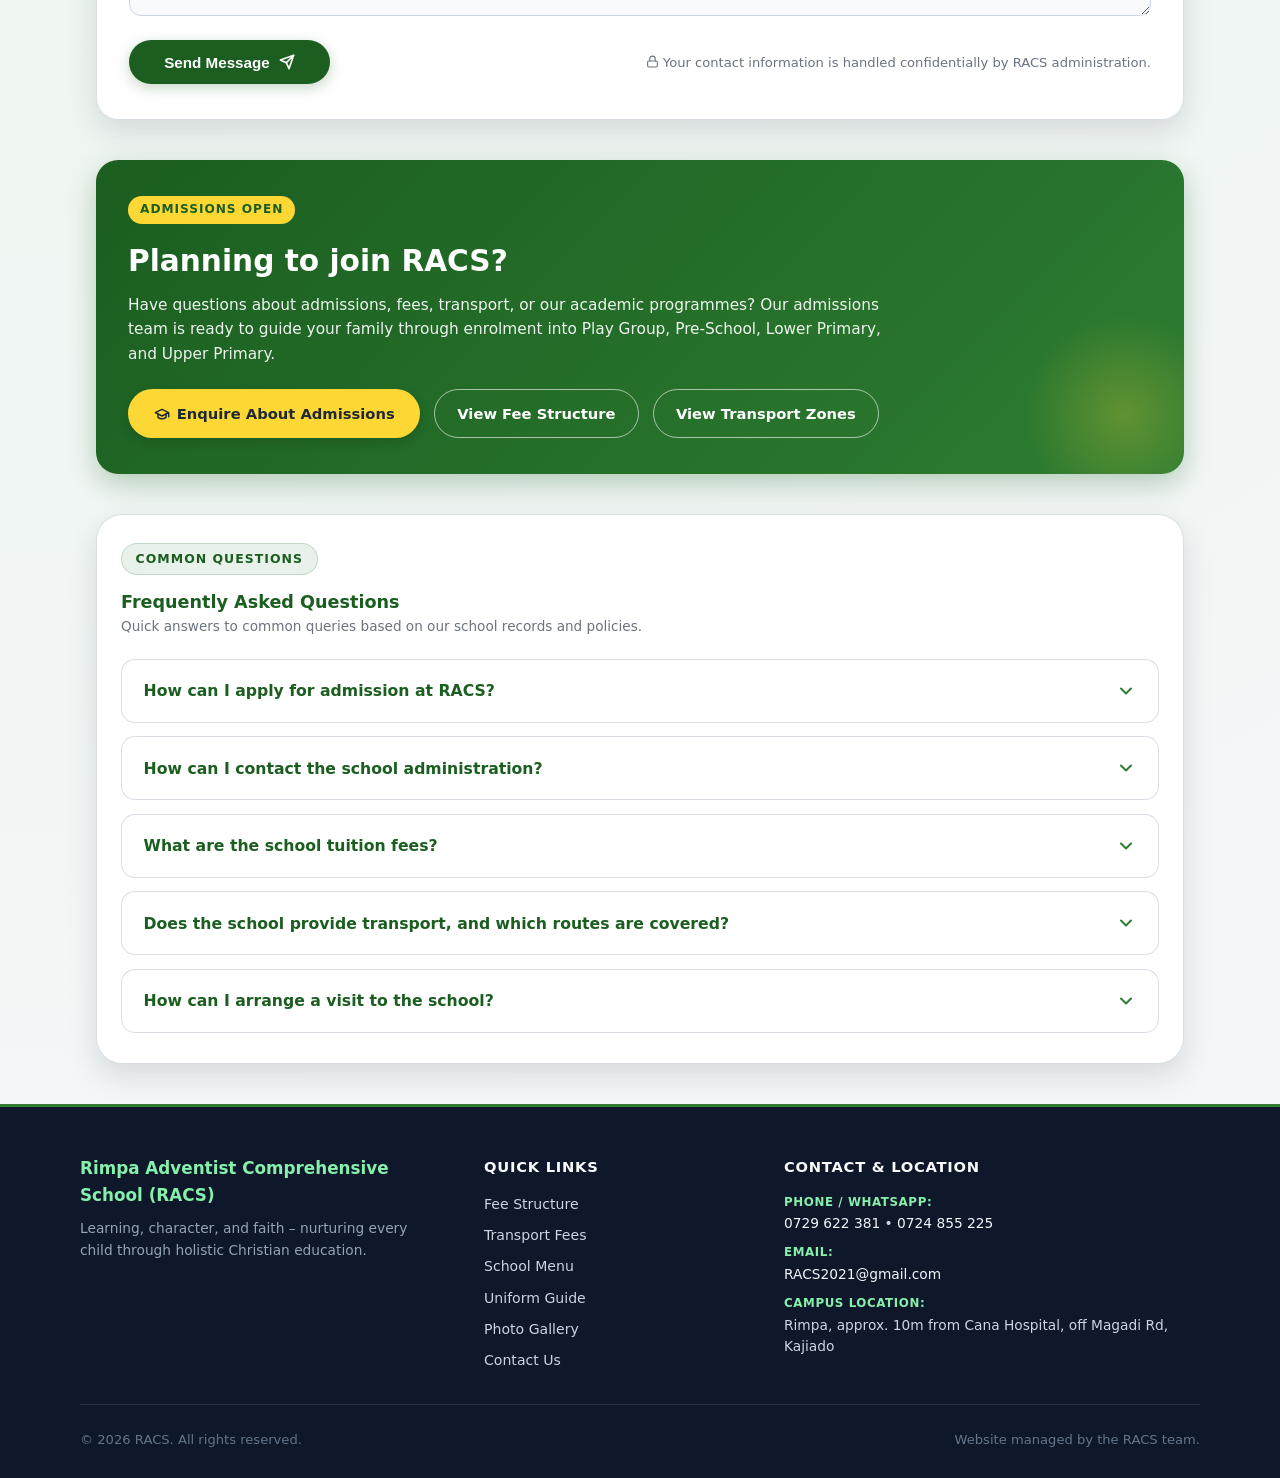
<file: contact.html>
<!DOCTYPE html>
<html lang="en">
<head>
    <meta charset="UTF-8">
    <meta name="viewport" content="width=device-width, initial-scale=1.0">
    <title>Contact Us | Rimpa Adventist Comprehensive School</title>
    <meta name="description" content="Contact Rimpa Adventist Comprehensive School for admissions, school enquiries, transport information, fees, and other questions.">
    <link rel="stylesheet" href="style.css?v=2.2">
    <link rel="icon" type="image/png" sizes="32x32" href="images/favicon.png">
    <link rel="icon" type="image/png" sizes="16x16" href="images/favicon.png">
    <link rel="apple-touch-icon" sizes="180x180" href="images/favicon.png">
</head>
<body>
    <div class="page">
        <header>
            <nav class="nav">
                <a href="index.html#top" class="brand">
                    <div class="brand-mark">
                        <img src="images/logo.jpeg" alt="Rimpa Adventist Comprehensive School logo">
                    </div>
                    <div class="brand-text">
                        <span class="brand-title">
                            <span class="brand-title-line-1">Rimpa Adventist</span>
                            <span class="brand-title-line-2">Comprehensive School</span>
                        </span>
                        <span class="brand-subtitle">Ready To Shine</span>
                    </div>
                </a>

                <div class="nav-links">
                    <ul class="ql-main-links">
                        <li class="ql-item">
                            <a href="index.html#top" class="ql-link">Home</a>
                        </li>
                        <li class="ql-item">
                            <a href="admissions.html" class="ql-link has-dropdown">Admissions</a>
                            <div class="ql-dropdown" role="menu" aria-label="Admissions menu">
                                <a href="admissions.html#admission-process">
                                    Admission process
                                </a>
                                <a href="admissions.html#online-application">
                                    Online application
                                </a>
                                <a href="admissions.html#admission-requirements">
                                    Admission &amp; graduation requirements
                                </a>
                                <a href="admissions.html#fee-structure">
                                    Fee structure
                                </a>
                            </div>
                        </li>
                        <li class="ql-item">
                            <a href="#" class="ql-link has-dropdown coming-soon-trigger">Academics</a>
                            <div class="ql-dropdown" role="menu" aria-label="Academics menu">
                                <a href="#" class="coming-soon-trigger">Calendar</a>
                                <a href="#" class="coming-soon-trigger">Timetable</a>
                            </div>
                        </li>
                        <li class="ql-item">
                            <a href="about.html" class="ql-link has-dropdown">About</a>
                            <div class="ql-dropdown" role="menu" aria-label="About menu">
                                <a href="about.html#vision">
                                    Vision
                                </a>
                                <a href="about.html#mission">
                                    Mission
                                </a>
                                <a href="about.html#gallery">
                                    Gallery
                                </a>
                            </div>
                        </li>
                        <li class="ql-item">
                            <a href="student-life.html" class="ql-link has-dropdown">Student Life</a>
                            <div class="ql-dropdown" role="menu" aria-label="Student life menu">
                                <a href="student-life.html#school-menu">
                                    School menu
                                </a>
                                <a href="student-life.html#transport-fees">
                                    Transport fees
                                </a>
                                <a href="student-life.html#uniforms">
                                    School uniform guide
                                </a>
                                <a href="student-life.html#activities">
                                    Swimming &amp; activities
                                </a>
                            </div>
                        </li>
                        <li class="ql-item">
                            <a href="contact.html" class="ql-link" aria-current="page" style="color: var(--green-main); font-weight: 700;">Contact Us</a>
                        </li>
                    </ul>
                </div>
                <div class="nav-controls">
                    <button type="button" id="nav-search-toggle" class="ql-search-toggle" aria-label="Search site (Press Ctrl+K)" title="Search (Ctrl+K)">
                        <svg width="18" height="18" viewBox="0 0 24 24" fill="none" stroke="currentColor" stroke-width="2.3" stroke-linecap="round" stroke-linejoin="round" aria-hidden="true"><circle cx="11" cy="11" r="8"></circle><line x1="21" y1="21" x2="16.65" y2="16.65"></line></svg>
                    </button>
                    <button class="nav-toggle" id="nav-toggle" type="button" aria-label="Toggle navigation" aria-expanded="false">
                        <span></span>
                        <span></span>
                        <span></span>
                    </button>
                </div>
            </nav>
        </header>
        <div class="nav-overlay" id="nav-overlay"></div>

        <div class="nav-search-panel" id="nav-search-panel" aria-hidden="true">
            <div class="nav-search-inner">
                <div class="nav-search-input">
                    <input id="nav-search-input" type="search" placeholder="Search fees, transport zones, menu, admission..." aria-label="Search site content">
                    <span class="nav-search-shortcut-hint">ESC to close</span>
                </div>
                <button type="button" id="nav-search-close" class="nav-search-close" aria-label="Close search">
                    <svg width="16" height="16" viewBox="0 0 24 24" fill="none" stroke="currentColor" stroke-width="2.4" stroke-linecap="round" stroke-linejoin="round" aria-hidden="true"><line x1="18" y1="6" x2="6" y2="18"></line><line x1="6" y1="6" x2="18" y2="18"></line></svg>
                </button>
            </div>
            <div class="nav-search-message" id="nav-search-message" aria-live="polite"></div>
        </div>

        <main id="top">
            <div style="max-width: 1120px; margin: 0 auto; padding: 0 1rem;">
                
                <!-- 1. HERO SECTION -->
                <section class="contact-hero-card" aria-labelledby="contact-heading">
                    <span class="contact-badge">
                        <svg width="14" height="14" viewBox="0 0 24 24" fill="none" stroke="currentColor" stroke-width="2.4" stroke-linecap="round" stroke-linejoin="round" aria-hidden="true"><path d="M21 15a2 2 0 0 1-2 2H7l-4 4V5a2 2 0 0 1 2-2h14a2 2 0 0 1 2 2z"></path></svg>
                        Get in Touch
                    </span>
                    <h1 id="contact-heading" class="contact-hero-title">Contact Us</h1>
                    <p class="contact-hero-subtitle">
                        We would love to hear from you. Reach out to us for admissions, school enquiries, transport information, or any other questions.
                    </p>
                    <p style="font-size: 0.92rem; color: var(--green-dark); font-weight: 600; margin-bottom: 0.5rem;">
                        Rimpa Adventist Comprehensive School (RACS) &bull; Kajiado County, Kenya
                    </p>

                    <div class="contact-hero-quick-links" aria-label="Available contact options">
                        <span class="contact-quick-pill">
                            <svg width="14" height="14" viewBox="0 0 24 24" fill="none" stroke="currentColor" stroke-width="2.2" stroke-linecap="round" stroke-linejoin="round"><path d="M22 16.92v3a2 2 0 0 1-2.18 2 19.79 19.79 0 0 1-8.63-3.07 19.5 19.5 0 0 1-6-6 19.79 19.79 0 0 1-3.07-8.67A2 2 0 0 1 4.11 2h3a2 2 0 0 1 2 1.72 12.84 12.84 0 0 0 .7 2.81 2 2 0 0 1-.45 2.11L8.09 9.91a16 16 0 0 0 6 6l1.27-1.27a2 2 0 0 1 2.11-.45 12.84 12.84 0 0 0 2.81.7A2 2 0 0 1 22 16.92z"></path></svg>
                            Call Numbers
                        </span>
                        <span class="contact-quick-pill">
                            <svg width="14" height="14" viewBox="0 0 24 24" fill="none" stroke="currentColor" stroke-width="2.2" stroke-linecap="round" stroke-linejoin="round"><path d="M4 4h16c1.1 0 2 .9 2 2v12c0 1.1-.9 2-2 2H4c-1.1 0-2-.9-2-2V6c0-1.1.9-2 2-2z"></path><polyline points="22,6 12,13 2,6"></polyline></svg>
                            Official Email
                        </span>
                        <span class="contact-quick-pill" style="color: #15803d; background: #f0fdf4; border-color: #86efac;">
                            <svg width="14" height="14" viewBox="0 0 24 24" fill="currentColor"><path d="M12.04 2c-5.46 0-9.91 4.45-9.91 9.91 0 1.75.46 3.45 1.32 4.95L2.05 22l5.25-1.38c1.45.79 3.08 1.21 4.74 1.21 5.46 0 9.91-4.45 9.91-9.91 0-2.65-1.03-5.14-2.9-7.01A9.816 9.816 0 0 0 12.04 2z"></path></svg>
                            WhatsApp Chat
                        </span>
                        <span class="contact-quick-pill">
                            <svg width="14" height="14" viewBox="0 0 24 24" fill="none" stroke="currentColor" stroke-width="2.2" stroke-linecap="round" stroke-linejoin="round"><line x1="22" y1="2" x2="11" y2="13"></line><polygon points="22 2 15 22 11 13 2 9 22 2"></polygon></svg>
                            Send Enquiry Message
                        </span>
                        <span class="contact-quick-pill">
                            <svg width="14" height="14" viewBox="0 0 24 24" fill="none" stroke="currentColor" stroke-width="2.2" stroke-linecap="round" stroke-linejoin="round"><circle cx="12" cy="12" r="10"></circle><path d="M9.09 9a3 3 0 0 1 5.83 1c0 2-3 3-3 3"></path><line x1="12" y1="17" x2="12.01" y2="17"></line></svg>
                            Frequently Asked Questions
                        </span>
                    </div>
                </section>

                <!-- 2. CONTACT INFORMATION CARDS -->
                <section id="contact-cards" aria-labelledby="cards-section-heading">
                    <h2 id="cards-section-heading" class="visually-hidden" style="position: absolute; width: 1px; height: 1px; padding: 0; margin: -1px; overflow: hidden; clip: rect(0, 0, 0, 0); border: 0;">Official Contact Details</h2>
                    
                    <div class="contact-cards-grid">
                        <!-- Phone Card -->
                        <div class="contact-card">
                            <div>
                                <div class="contact-card-header">
                                    <div class="contact-card-icon" aria-hidden="true">
                                        <svg width="22" height="22" viewBox="0 0 24 24" fill="none" stroke="currentColor" stroke-width="2.2" stroke-linecap="round" stroke-linejoin="round"><path d="M22 16.92v3a2 2 0 0 1-2.18 2 19.79 19.79 0 0 1-8.63-3.07 19.5 19.5 0 0 1-6-6 19.79 19.79 0 0 1-3.07-8.67A2 2 0 0 1 4.11 2h3a2 2 0 0 1 2 1.72 12.84 12.84 0 0 0 .7 2.81 2 2 0 0 1-.45 2.11L8.09 9.91a16 16 0 0 0 6 6l1.27-1.27a2 2 0 0 1 2.11-.45 12.84 12.84 0 0 0 2.81.7A2 2 0 0 1 22 16.92z"></path></svg>
                                    </div>
                                    <div>
                                        <span class="contact-card-label">Official Phone</span>
                                        <h3 class="contact-card-heading">Call Administration</h3>
                                    </div>
                                </div>
                                <div class="contact-card-body">
                                    <p style="margin-bottom: 0.35rem;">
                                        <a href="tel:+254729622381" title="Call 0729 622 381">0729 622 381</a>
                                    </p>
                                    <p style="margin-bottom: 0.35rem;">
                                        <a href="tel:+254724855225" title="Call 0724 855 225">0724 855 225</a>
                                    </p>
                                    <p class="contact-card-subtext">Direct helplines for admission enquiries, fee verification, and learner attendance.</p>
                                </div>
                            </div>
                            <div>
                                <a href="tel:+254729622381" class="contact-card-btn">
                                    <svg width="15" height="15" viewBox="0 0 24 24" fill="none" stroke="currentColor" stroke-width="2.3" stroke-linecap="round" stroke-linejoin="round" aria-hidden="true"><path d="M22 16.92v3a2 2 0 0 1-2.18 2 19.79 19.79 0 0 1-8.63-3.07 19.5 19.5 0 0 1-6-6 19.79 19.79 0 0 1-3.07-8.67A2 2 0 0 1 4.11 2h3a2 2 0 0 1 2 1.72 12.84 12.84 0 0 0 .7 2.81 2 2 0 0 1-.45 2.11L8.09 9.91a16 16 0 0 0 6 6l1.27-1.27a2 2 0 0 1 2.11-.45 12.84 12.84 0 0 0 2.81.7A2 2 0 0 1 22 16.92z"></path></svg>
                                    Call 0729 622 381
                                </a>
                            </div>
                        </div>

                        <!-- Email Card -->
                        <div class="contact-card">
                            <div>
                                <div class="contact-card-header">
                                    <div class="contact-card-icon" aria-hidden="true">
                                        <svg width="22" height="22" viewBox="0 0 24 24" fill="none" stroke="currentColor" stroke-width="2.2" stroke-linecap="round" stroke-linejoin="round"><path d="M4 4h16c1.1 0 2 .9 2 2v12c0 1.1-.9 2-2 2H4c-1.1 0-2-.9-2-2V6c0-1.1.9-2 2-2z"></path><polyline points="22,6 12,13 2,6"></polyline></svg>
                                    </div>
                                    <div>
                                        <span class="contact-card-label">Official Email</span>
                                        <h3 class="contact-card-heading">Send Email</h3>
                                    </div>
                                </div>
                                <div class="contact-card-body">
                                    <p style="margin-bottom: 0.35rem; word-break: break-all;">
                                        <a href="mailto:RACS2021@gmail.com" title="Email RACS2021@gmail.com">RACS2021@gmail.com</a>
                                    </p>
                                    <p class="contact-card-subtext">For official correspondence, soft-copy application forms, transfer letters, and enquiries.</p>
                                </div>
                            </div>
                            <div>
                                <a href="mailto:RACS2021@gmail.com" class="contact-card-btn">
                                    <svg width="15" height="15" viewBox="0 0 24 24" fill="none" stroke="currentColor" stroke-width="2.3" stroke-linecap="round" stroke-linejoin="round" aria-hidden="true"><line x1="22" y1="2" x2="11" y2="13"></line><polygon points="22 2 15 22 11 13 2 9 22 2"></polygon></svg>
                                    Send Email
                                </a>
                            </div>
                        </div>

                        <!-- Location Card -->
                        <div class="contact-card">
                            <div>
                                <div class="contact-card-header">
                                    <div class="contact-card-icon" aria-hidden="true">
                                        <svg width="22" height="22" viewBox="0 0 24 24" fill="none" stroke="currentColor" stroke-width="2.2" stroke-linecap="round" stroke-linejoin="round"><path d="M21 10c0 7-9 13-9 13s-9-6-9-13a9 9 0 0 1 18 0z"></path><circle cx="12" cy="10" r="3"></circle></svg>
                                    </div>
                                    <div>
                                        <span class="contact-card-label">Campus Location</span>
                                        <h3 class="contact-card-heading">Visit Our Campus</h3>
                                    </div>
                                </div>
                                <div class="contact-card-body">
                                    <p style="font-weight: 600; color: var(--text-main); margin-bottom: 0.25rem;">
                                        Rimpa, Kajiado County
                                    </p>
                                    <p class="contact-card-subtext">
                                        Approximately 10 metres from Cana Hospital, off Magadi Road. Convenient and safe access for day scholars and visitors.
                                    </p>
                                </div>
                            </div>
                            <div>
                                <a href="https://maps.google.com/?q=Cana+Hospital,+Magadi+Road,+Rimpa" target="_blank" rel="noopener noreferrer" class="contact-card-btn">
                                    <svg width="15" height="15" viewBox="0 0 24 24" fill="none" stroke="currentColor" stroke-width="2.3" stroke-linecap="round" stroke-linejoin="round" aria-hidden="true"><circle cx="12" cy="12" r="10"></circle><polygon points="16.24 7.76 14.12 14.12 7.76 16.24 9.88 9.88 16.24 7.76"></polygon></svg>
                                    View on Map
                                </a>
                            </div>
                        </div>

                        <!-- Office Hours Card -->
                        <div class="contact-card">
                            <div>
                                <div class="contact-card-header">
                                    <div class="contact-card-icon" aria-hidden="true">
                                        <svg width="22" height="22" viewBox="0 0 24 24" fill="none" stroke="currentColor" stroke-width="2.2" stroke-linecap="round" stroke-linejoin="round"><circle cx="12" cy="12" r="10"></circle><polyline points="12 6 12 12 16 14"></polyline></svg>
                                    </div>
                                    <div>
                                        <span class="contact-card-label">School Hours</span>
                                        <h3 class="contact-card-heading">Office Working Hours</h3>
                                    </div>
                                </div>
                                <div class="contact-card-body">
                                    <p style="font-size: 1.15rem; font-weight: 800; color: var(--green-dark); margin-bottom: 0.25rem;">
                                        7:00 AM – 6:00 PM
                                    </p>
                                    <p style="font-weight: 600; color: var(--text-main); margin-bottom: 0.25rem;">
                                        Monday to Friday
                                    </p>
                                    <p class="contact-card-subtext">
                                        Office open for parent consultations, admissions interviews, and administrative services on weekdays. Closed on weekends and public holidays.
                                    </p>
                                </div>
                            </div>
                            <div>
                                <div class="contact-card-btn contact-card-btn-static" aria-label="School office hours">
                                    <svg width="15" height="15" viewBox="0 0 24 24" fill="none" stroke="currentColor" stroke-width="2.3" stroke-linecap="round" stroke-linejoin="round" aria-hidden="true"><circle cx="12" cy="12" r="10"></circle><polyline points="12 6 12 12 16 14"></polyline></svg>
                                    Open Mon – Fri &bull; 7am to 6pm
                                </div>
                            </div>
                        </div>
                    </div>
                </section>

                <!-- 4. WHATSAPP / QUICK CONTACT -->
                <section id="whatsapp-banner" aria-labelledby="whatsapp-heading">
                    <div class="whatsapp-cta-card">
                        <div class="whatsapp-cta-info">
                            <div class="whatsapp-cta-icon" aria-hidden="true">
                                <svg width="28" height="28" viewBox="0 0 24 24" fill="currentColor">
                                    <path d="M12.04 2c-5.46 0-9.91 4.45-9.91 9.91 0 1.75.46 3.45 1.32 4.95L2.05 22l5.25-1.38c1.45.79 3.08 1.21 4.74 1.21 5.46 0 9.91-4.45 9.91-9.91 0-2.65-1.03-5.14-2.9-7.01A9.816 9.816 0 0 0 12.04 2zM12.04 20.15c-1.48 0-2.93-.39-4.2-1.14l-.3-.18-3.12.82.83-3.04-.2-.31a7.89 7.89 0 0 1-1.21-4.39c0-4.38 3.56-7.94 7.94-7.94 2.12 0 4.12.83 5.62 2.33 1.5 1.5 2.33 3.5 2.33 5.62 0 4.38-3.56 7.94-7.94 7.94zm4.35-5.94c-.24-.12-1.41-.7-1.63-.78-.22-.08-.38-.12-.54.12-.16.24-.62.78-.76.94-.14.16-.28.18-.52.06-.24-.12-1.01-.37-1.92-1.18-.71-.63-1.19-1.41-1.33-1.65-.14-.24-.01-.37.11-.49.11-.11.24-.28.36-.42.12-.14.16-.24.24-.4.08-.16.04-.3-.02-.42-.06-.12-.54-1.31-.74-1.79-.2-.48-.4-.41-.54-.42l-.46-.01c-.16 0-.42.06-.64.3-.22.24-.84.82-.84 2 0 1.18.86 2.32.98 2.48.12.16 1.7 2.6 4.12 3.65.58.25 1.03.4 1.38.51.58.18 1.11.16 1.53.1.47-.07 1.41-.58 1.61-1.14.2-.56.2-1.04.14-1.14-.06-.1-.22-.16-.46-.28z"/>
                                </svg>
                            </div>
                            <div>
                                <h3 id="whatsapp-heading" class="whatsapp-cta-title">Chat with Us on WhatsApp</h3>
                                <p class="whatsapp-cta-text">
                                    Need quick answers on school admission vacancies, fee balances, uniform pickup, or transport routes? Our school administration is available on WhatsApp during office hours.
                                </p>
                            </div>
                        </div>
                        <div>
                            <a
                                href="https://wa.me/254729622381?text=Hello%20RACS,%20I%20would%20like%20to%20enquire%20about%20admissions%20and%20school%20programmes."
                                target="_blank"
                                rel="noopener noreferrer"
                                class="whatsapp-btn"
                                aria-label="Open WhatsApp chat with Rimpa Adventist Comprehensive School at +254 729 622 381"
                            >
                                <svg width="20" height="20" viewBox="0 0 24 24" fill="currentColor" aria-hidden="true">
                                    <path d="M12.04 2c-5.46 0-9.91 4.45-9.91 9.91 0 1.75.46 3.45 1.32 4.95L2.05 22l5.25-1.38c1.45.79 3.08 1.21 4.74 1.21 5.46 0 9.91-4.45 9.91-9.91 0-2.65-1.03-5.14-2.9-7.01A9.816 9.816 0 0 0 12.04 2z"/>
                                </svg>
                                Chat on WhatsApp
                            </a>
                        </div>
                    </div>
                </section>

                <!-- 3. CONTACT ENQUIRY FORM -->
                <section id="contact-form" class="contact-form-shell" aria-labelledby="form-heading">
                    <div style="margin-bottom: 1.5rem;">
                        <h2 id="form-heading" class="section-title" style="font-size: 1.45rem; margin-bottom: 0.35rem;">Send Us a Message</h2>
                        <p class="section-subtitle">
                            Please fill out the form below. Required fields are marked with <span class="required-mark" aria-hidden="true">*</span>. Our team will get back to you promptly.
                        </p>
                    </div>

                    <form id="enquiry-form" novalidate>
                        <div class="form-grid">
                            <!-- Full Name -->
                            <div class="form-group">
                                <label for="form-name" class="form-label">
                                    <span>Full Name <span class="required-mark">*</span></span>
                                </label>
                                <input
                                    type="text"
                                    id="form-name"
                                    name="fullName"
                                    class="form-control"
                                    placeholder="Enter your full name"
                                    autocomplete="name"
                                    required
                                    aria-describedby="error-name"
                                >
                                <span class="form-error" id="error-name">Please provide your full name (at least 2 characters).</span>
                            </div>

                            <!-- Email Address -->
                            <div class="form-group">
                                <label for="form-email" class="form-label">
                                    <span>Email Address <span class="required-mark">*</span></span>
                                </label>
                                <input
                                    type="email"
                                    id="form-email"
                                    name="email"
                                    class="form-control"
                                    placeholder="Enter your email address"
                                    autocomplete="email"
                                    required
                                    aria-describedby="error-email"
                                >
                                <span class="form-error" id="error-email">Please enter a valid email address.</span>
                            </div>

                            <!-- Phone Number -->
                            <div class="form-group">
                                <label for="form-phone" class="form-label">
                                    <span>Phone Number <span class="required-mark">*</span></span>
                                </label>
                                <input
                                    type="tel"
                                    id="form-phone"
                                    name="phone"
                                    class="form-control"
                                    placeholder="Enter your phone number"
                                    autocomplete="tel"
                                    required
                                    aria-describedby="error-phone"
                                >
                                <span class="form-error" id="error-phone">Please enter a valid phone number.</span>
                            </div>

                            <!-- Subject / Enquiry Type -->
                            <div class="form-group">
                                <label for="form-subject" class="form-label">
                                    <span>Subject / Enquiry Type <span class="required-mark">*</span></span>
                                </label>
                                <select
                                    id="form-subject"
                                    name="enquiryType"
                                    class="form-control"
                                    required
                                    aria-describedby="error-subject"
                                >
                                    <option value="" disabled selected>-- Select enquiry type --</option>
                                    <option value="General Enquiry">General Enquiry</option>
                                    <option value="Admissions">Admissions</option>
                                    <option value="Fees">Fees</option>
                                    <option value="Transport">Transport</option>
                                    <option value="Academics">Academics</option>
                                    <option value="School Activities">School Activities</option>
                                    <option value="Other">Other</option>
                                </select>
                                <span class="form-error" id="error-subject">Please select the type of enquiry.</span>
                            </div>

                            <!-- Message -->
                            <div class="form-group form-group-full">
                                <label for="form-message" class="form-label">
                                    <span>Your Message <span class="required-mark">*</span></span>
                                    <span style="font-size: 0.78rem; font-weight: normal; color: var(--text-muted);">(Min. 10 characters)</span>
                                </label>
                                <textarea
                                    id="form-message"
                                    name="message"
                                    class="form-control"
                                    rows="5"
                                    placeholder="How can we assist you? Please mention the learner's class level or specific query if applicable..."
                                    required
                                    aria-describedby="error-message"
                                ></textarea>
                                <span class="form-error" id="error-message">Please enter your message (at least 10 characters).</span>
                            </div>
                        </div>

                        <div class="form-actions">
                            <button type="submit" id="form-submit-btn" class="contact-submit-btn">
                                <span class="submit-btn-spinner" id="submit-spinner" aria-hidden="true"></span>
                                <span id="submit-btn-text">Send Message</span>
                                <svg width="16" height="16" viewBox="0 0 24 24" fill="none" stroke="currentColor" stroke-width="2.4" stroke-linecap="round" stroke-linejoin="round" aria-hidden="true"><line x1="22" y1="2" x2="11" y2="13"></line><polygon points="22 2 15 22 11 13 2 9 22 2"></polygon></svg>
                            </button>
                            <p class="form-privacy-note">
                                <svg width="13" height="13" viewBox="0 0 24 24" fill="none" stroke="currentColor" stroke-width="2" stroke-linecap="round" stroke-linejoin="round" style="vertical-align: -1px;"><rect x="3" y="11" width="18" height="11" rx="2" ry="2"></rect><path d="M7 11V7a5 5 0 0 1 10 0v4"></path></svg>
                                Your contact information is handled confidentially by RACS administration.
                            </p>
                        </div>

                        <!-- Status alert message container (appears below Send Message button) -->
                        <div id="form-status" class="form-status-alert" role="alert" aria-live="polite"></div>
                    </form>
                </section>

                <!-- 6. ADMISSIONS CTA SECTION -->
                <section class="admissions-cta-banner" aria-labelledby="cta-heading">
                    <div class="admissions-cta-content">
                        <span class="admissions-cta-badge">Admissions Open</span>
                        <h2 id="cta-heading" class="admissions-cta-title">Planning to join RACS?</h2>
                        <p class="admissions-cta-text">
                            Have questions about admissions, fees, transport, or our academic programmes? Our admissions team is ready to guide your family through enrolment into Play Group, Pre-School, Lower Primary, and Upper Primary.
                        </p>
                        <div class="admissions-cta-actions">
                            <a href="admissions.html" class="btn-cta-gold">
                                <svg width="16" height="16" viewBox="0 0 24 24" fill="none" stroke="currentColor" stroke-width="2.3" stroke-linecap="round" stroke-linejoin="round"><path d="M22 10v6M2 10l10-5 10 5-10 5z"></path><path d="M6 12v5c3 3 9 3 12 0v-5"></path></svg>
                                Enquire About Admissions
                            </a>
                            <a href="admissions.html#fee-structure" class="btn-cta-outline">
                                View Fee Structure
                            </a>
                            <a href="student-life.html#transport-fees" class="btn-cta-outline">
                                View Transport Zones
                            </a>
                        </div>
                    </div>
                </section>

                <!-- 7. FAQ SECTION -->
                <section id="faq" class="section-shell" aria-labelledby="faq-heading">
                    <div class="section-header">
                        <div>
                            <span class="contact-badge">Common Questions</span>
                            <h2 id="faq-heading" class="section-title">Frequently Asked Questions</h2>
                            <p class="section-subtitle">
                                Quick answers to common queries based on our school records and policies.
                            </p>
                        </div>
                    </div>

                    <div class="faq-accordion">
                        <!-- FAQ 1 -->
                        <details class="faq-item">
                            <summary class="faq-summary">
                                <span>How can I apply for admission at RACS?</span>
                                <svg class="faq-chevron" viewBox="0 0 24 24" fill="none" stroke="currentColor" stroke-width="2.4" stroke-linecap="round" stroke-linejoin="round" aria-hidden="true"><polyline points="6 9 12 15 18 9"></polyline></svg>
                            </summary>
                            <div class="faq-content">
                                <p>
                                    We admit learners into Play Group, Pre-Primary (PP1 &amp; PP2), Lower Primary (Grades 1–3), and Upper Primary (Grades 4–6).
                                    To apply, parents or guardians submit a completed application form accompanied by a copy of the learner’s birth certificate, recent passport-size photographs, and previous school transfer reports. Detailed requirements can be found on our <a href="admissions.html#admission-process">Admissions Page</a> or requested directly at our administration office.
                                </p>
                            </div>
                        </details>

                        <!-- FAQ 2 -->
                        <details class="faq-item">
                            <summary class="faq-summary">
                                <span>How can I contact the school administration?</span>
                                <svg class="faq-chevron" viewBox="0 0 24 24" fill="none" stroke="currentColor" stroke-width="2.4" stroke-linecap="round" stroke-linejoin="round" aria-hidden="true"><polyline points="6 9 12 15 18 9"></polyline></svg>
                            </summary>
                            <div class="faq-content">
                                <p>
                                    You can call or message our administration team at <strong><a href="tel:+254729622381">0729 622 381</a></strong> or <strong><a href="tel:+254724855225">0724 855 225</a></strong>. You can also send an email to <strong><a href="mailto:RACS2021@gmail.com">RACS2021@gmail.com</a></strong>. Our office is open Monday through Friday from 7:00 AM to 6:00 PM.
                                </p>
                            </div>
                        </details>

                        <!-- FAQ 3 -->
                        <details class="faq-item">
                            <summary class="faq-summary">
                                <span>What are the school tuition fees?</span>
                                <svg class="faq-chevron" viewBox="0 0 24 24" fill="none" stroke="currentColor" stroke-width="2.4" stroke-linecap="round" stroke-linejoin="round" aria-hidden="true"><polyline points="6 9 12 15 18 9"></polyline></svg>
                            </summary>
                            <div class="faq-content">
                                <p>
                                    Official termly tuition fees are:
                                </p>
                                <ul style="margin: 0.5rem 0 0.5rem 1.4rem; line-height: 1.7;">
                                    <li><strong>Play Group:</strong> KSh 6,000 per term</li>
                                    <li><strong>Pre-Primary (PP1 &amp; PP2):</strong> KSh 8,500 per term</li>
                                    <li><strong>Lower Primary (Grades 1–3):</strong> KSh 11,000 per term</li>
                                    <li><strong>Upper Primary (Grades 4–6):</strong> KSh 13,000 per term</li>
                                </ul>
                                <p>
                                    School meals (10 o'clock break &amp; hot lunch) are KSh 4,500 per term. View the complete table on our <a href="admissions.html#fee-structure">Fee Structure</a> page.
                                </p>
                            </div>
                        </details>

                        <!-- FAQ 4 -->
                        <details class="faq-item">
                            <summary class="faq-summary">
                                <span>Does the school provide transport, and which routes are covered?</span>
                                <svg class="faq-chevron" viewBox="0 0 24 24" fill="none" stroke="currentColor" stroke-width="2.4" stroke-linecap="round" stroke-linejoin="round" aria-hidden="true"><polyline points="6 9 12 15 18 9"></polyline></svg>
                            </summary>
                            <div class="faq-content">
                                <p>
                                    Yes, RACS operates school transport covering 7 designated operational zones including Mashuria, Rimpa, Nalepo, Kahuho Stage, Kamura, Kanisani, Destiny, Kwa Maji, Gichagi, Kiserian Town, QuickMart, and Kandisi. Termly charges range from KSh 4,000 for Zone 1 to KSh 8,500 for Zone 7. Full stage details are listed on our <a href="student-life.html#transport-fees">Transport Fees</a> page.
                                </p>
                            </div>
                        </details>

                        <!-- FAQ 5 -->
                        <details class="faq-item">
                            <summary class="faq-summary">
                                <span>How can I arrange a visit to the school?</span>
                                <svg class="faq-chevron" viewBox="0 0 24 24" fill="none" stroke="currentColor" stroke-width="2.4" stroke-linecap="round" stroke-linejoin="round" aria-hidden="true"><polyline points="6 9 12 15 18 9"></polyline></svg>
                            </summary>
                            <div class="faq-content">
                                <p>
                                    Parents and guardians are warmly welcome to visit our campus in Rimpa, located approximately 10 metres from Cana Hospital off Magadi Road, Kajiado County. Our office is open on weekdays from <strong>7:00 AM to 6:00 PM</strong>. To schedule a guided walkthrough of our classrooms and compound or meet with the Headteacher, please contact us by phone or WhatsApp at <strong>0729 622 381</strong>.
                                </p>
                            </div>
                        </details>
                    </div>
                </section>

            </div>
        </main>

        <!-- 8. FOOTER -->
        <footer>
            <div class="footer-inner">
                <div class="footer-col footer-col-brand">
                    <p class="footer-brand-title"><strong>Rimpa Adventist Comprehensive School (RACS)</strong></p>
                    <p class="footer-tagline">Learning, character, and faith – nurturing every child through holistic Christian education.</p>
                </div>
                <div class="footer-col footer-col-links">
                    <p class="footer-heading">Quick Links</p>
                    <ul class="footer-nav-list">
                        <li><a href="admissions.html#fee-structure">Fee Structure</a></li>
                        <li><a href="student-life.html#transport-fees">Transport Fees</a></li>
                        <li><a href="student-life.html#school-menu">School Menu</a></li>
                        <li><a href="student-life.html#uniforms">Uniform Guide</a></li>
                        <li><a href="about.html#gallery">Photo Gallery</a></li>
                        <li><a href="contact.html">Contact Us</a></li>
                    </ul>
                </div>
                <div class="footer-col footer-col-contact">
                    <p class="footer-heading">Contact &amp; Location</p>
                    <ul class="footer-contact-list">
                        <li>
                            <span class="footer-contact-label">Phone / WhatsApp:</span>
                            <a href="tel:+254729622381">0729 622 381</a> &bull; <a href="tel:+254724855225">0724 855 225</a>
                        </li>
                        <li>
                            <span class="footer-contact-label">Email:</span>
                            <a href="mailto:RACS2021@gmail.com">RACS2021@gmail.com</a>
                        </li>
                        <li>
                            <span class="footer-contact-label">Campus Location:</span>
                            <span>Rimpa, approx. 10m from Cana Hospital, off Magadi Rd, Kajiado</span>
                        </li>
                    </ul>
                </div>
            </div>
            <div class="footer-bottom">
                <div class="footer-bottom-inner">
                    <p>&copy; <span id="year"></span> RACS. All rights reserved.</p>
                    <p>Website managed by the RACS team.</p>
                </div>
            </div>
        </footer>
        <button type="button" id="back-to-top" class="back-to-top" aria-label="Back to top">↑</button>
    </div>

    <!-- Coming Soon Modal -->
    <div class="coming-soon-modal" id="coming-soon-modal" aria-hidden="true">
        <div class="coming-soon-content">
            <button type="button" class="coming-soon-close" id="coming-soon-close" aria-label="Close modal">
                <svg width="16" height="16" viewBox="0 0 24 24" fill="none" stroke="currentColor" stroke-width="2.4" stroke-linecap="round" stroke-linejoin="round" aria-hidden="true"><line x1="18" y1="6" x2="6" y2="18"></line><line x1="6" y1="6" x2="18" y2="18"></line></svg>
            </button>
            <h2 class="coming-soon-title">Coming Soon!</h2>
            <p class="coming-soon-text">This section is currently being prepared. Please check back later.</p>
        </div>
    </div>

    <!-- Search Engine Script -->
    <script src="search.js"></script>
    <script>
        document.getElementById('year').textContent = new Date().getFullYear();
    </script>

    <!-- Contact Form Validation & Submission Script -->
    <script>
        (function () {
            /**
             * BACKEND API ENDPOINT CONFIGURATION:
             * 
             * Set this constant to your backend contact/email API endpoint URL when available.
             * Examples:
             *   const CONTACT_API_ENDPOINT = "https://formspree.io/f/your-form-id";
             *   const CONTACT_API_ENDPOINT = "https://api.yourdomain.com/racs/contact";
             * 
             * If null, the client performs thorough validation and offers a 1-click option
             * to send via WhatsApp or Email directly to the school administration.
             */
            const CONTACT_API_ENDPOINT = null;

            const form = document.getElementById('enquiry-form');
            const submitBtn = document.getElementById('form-submit-btn');
            const submitBtnText = document.getElementById('submit-btn-text');
            const submitSpinner = document.getElementById('submit-spinner');
            const statusAlert = document.getElementById('form-status');

            if (!form) return;

            const fields = {
                name: {
                    input: document.getElementById('form-name'),
                    error: document.getElementById('error-name'),
                    validate: function (val) {
                        return val.trim().length >= 2;
                    }
                },
                email: {
                    input: document.getElementById('form-email'),
                    error: document.getElementById('error-email'),
                    validate: function (val) {
                        // Standard RFC 5322 compatible regex
                        const re = /^[^\s@]+@[^\s@]+\.[^\s@]{2,}$/;
                        return re.test(val.trim());
                    }
                },
                phone: {
                    input: document.getElementById('form-phone'),
                    error: document.getElementById('error-phone'),
                    validate: function (val) {
                        // Accepts Kenyan formats (07..., 01..., +254...) and international numbers
                        const cleaned = val.replace(/[\s\-\(\)]/g, '');
                        return /^(\+?254|0)[17]\d{8}$/.test(cleaned) || /^\+?\d{9,15}$/.test(cleaned);
                    }
                },
                subject: {
                    input: document.getElementById('form-subject'),
                    error: document.getElementById('error-subject'),
                    validate: function (val) {
                        return val && val.trim() !== "";
                    }
                },
                message: {
                    input: document.getElementById('form-message'),
                    error: document.getElementById('error-message'),
                    validate: function (val) {
                        return val.trim().length >= 10;
                    }
                }
            };

            // Real-time validation on input/change
            Object.keys(fields).forEach(function (key) {
                const item = fields[key];
                const eventName = item.input.tagName.toLowerCase() === 'select' ? 'change' : 'input';
                item.input.addEventListener(eventName, function () {
                    if (item.input.classList.contains('is-invalid')) {
                        if (item.validate(item.input.value)) {
                            item.input.classList.remove('is-invalid');
                            if (item.error) item.error.style.display = 'none';
                        }
                    }
                });
            });

            function showStatus(type, messageHtml) {
                statusAlert.className = 'form-status-alert is-' + type;
                statusAlert.innerHTML = messageHtml;
                statusAlert.style.display = 'block';
                statusAlert.scrollIntoView({ behavior: 'smooth', block: 'nearest' });
            }

            function clearStatus() {
                statusAlert.style.display = 'none';
                statusAlert.innerHTML = '';
            }

            function setLoading(isLoading) {
                if (isLoading) {
                    submitBtn.disabled = true;
                    submitSpinner.style.display = 'inline-block';
                    submitBtnText.textContent = 'Sending Message...';
                } else {
                    submitBtn.disabled = false;
                    submitSpinner.style.display = 'none';
                    submitBtnText.textContent = 'Send Message';
                }
            }

            form.addEventListener('submit', function (e) {
                e.preventDefault();
                clearStatus();

                let isValid = true;
                let firstInvalidInput = null;

                // Validate each field
                Object.keys(fields).forEach(function (key) {
                    const item = fields[key];
                    const val = item.input.value;
                    const passes = item.validate(val);

                    if (!passes) {
                        isValid = false;
                        item.input.classList.add('is-invalid');
                        if (item.error) item.error.style.display = 'block';
                        if (!firstInvalidInput) {
                            firstInvalidInput = item.input;
                        }
                    } else {
                        item.input.classList.remove('is-invalid');
                        if (item.error) item.error.style.display = 'none';
                    }
                });

                if (!isValid) {
                    if (firstInvalidInput) {
                        firstInvalidInput.focus();
                    }
                    showStatus('error', '<strong>Please check the required fields:</strong> Please correct the highlighted errors above before submitting.');
                    return;
                }

                // Collect validated form data
                const formData = {
                    fullName: fields.name.input.value.trim(),
                    email: fields.email.input.value.trim(),
                    phone: fields.phone.input.value.trim(),
                    enquiryType: fields.subject.input.value,
                    message: fields.message.input.value.trim(),
                    submittedAt: new Date().toISOString()
                };

                // Prevent accidental duplicate submission
                setLoading(true);

                // Check whether a backend endpoint is configured
                if (!CONTACT_API_ENDPOINT) {
                    // Transparent Christian school experience: No fake success when no backend is set
                    setTimeout(function () {
                        setLoading(false);

                        // Build encoded WhatsApp and Email messages for immediate delivery
                        const waText = encodeURIComponent(
                            "Hello RACS Administration,\n\n" +
                            "My Name: " + formData.fullName + "\n" +
                            "Phone: " + formData.phone + "\n" +
                            "Email: " + formData.email + "\n" +
                            "Enquiry Type: " + formData.enquiryType + "\n\n" +
                            "Message:\n" + formData.message
                        );
                        const waUrl = "https://wa.me/254729622381?text=" + waText;

                        const mailSubject = encodeURIComponent("Enquiry: " + formData.enquiryType + " - " + formData.fullName);
                        const mailBody = encodeURIComponent(
                            "Name: " + formData.fullName + "\n" +
                            "Phone: " + formData.phone + "\n" +
                            "Email: " + formData.email + "\n" +
                            "Enquiry Type: " + formData.enquiryType + "\n\n" +
                            "Message:\n" + formData.message
                        );
                        const mailUrl = "mailto:RACS2021@gmail.com?subject=" + mailSubject + "&body=" + mailBody;

                        showStatus('info', 
                            '<strong>Thank you, ' + escapeHtml(formData.fullName) + '!</strong><br>' +
                            'Your enquiry details have been validated. Automated online form dispatch is pending backend integration. To ensure your message reaches us right now, please click below to send via WhatsApp or Email:' +
                            '<div style="margin-top: 0.85rem; display: flex; flex-wrap: wrap; gap: 0.6rem;">' +
                                '<a href="' + waUrl + '" target="_blank" rel="noopener noreferrer" class="whatsapp-btn" style="padding: 0.5rem 1.1rem; font-size: 0.86rem;">' +
                                    'Send to School WhatsApp (0729 622 381)' +
                                '</a>' +
                                '<a href="' + mailUrl + '" class="btn-secondary" style="padding: 0.5rem 1.1rem; font-size: 0.86rem; color: var(--green-dark); font-weight: 700;">' +
                                    'Send via Email (RACS2021@gmail.com)' +
                                '</a>' +
                            '</div>'
                        );
                    }, 400);
                    return;
                }

                // If backend API endpoint is configured, send HTTP POST request
                fetch(CONTACT_API_ENDPOINT, {
                    method: 'POST',
                    headers: {
                        'Content-Type': 'application/json',
                        'Accept': 'application/json'
                    },
                    body: JSON.stringify(formData)
                })
                .then(function (response) {
                    if (response.ok) {
                        return response.json().catch(function () { return {}; });
                    }
                    throw new Error('Network response was not ok (status: ' + response.status + ')');
                })
                .then(function () {
                    setLoading(false);
                    form.reset();
                    showStatus('success', '<strong>Message Sent Successfully!</strong> Thank you for reaching out to Rimpa Adventist Comprehensive School. Our administration will respond to your enquiry shortly.');
                })
                .catch(function (error) {
                    setLoading(false);
                    console.error('Contact submission error:', error);
                    showStatus('error', '<strong>Submission Error:</strong> We could not deliver your message right now. Please reach us directly via phone at <a href="tel:+254729622381" style="color:#991b1b;font-weight:700;">0729 622 381</a> or WhatsApp.');
                });
            });

            function escapeHtml(str) {
                return (str || '').replace(/[&<>"']/g, function (c) {
                    return {
                        '&': '&amp;',
                        '<': '&lt;',
                        '>': '&gt;',
                        '"': '&quot;',
                        "'": '&#039;'
                    }[c];
                });
            }
        })();
    </script>
</body>
</html>
</file>
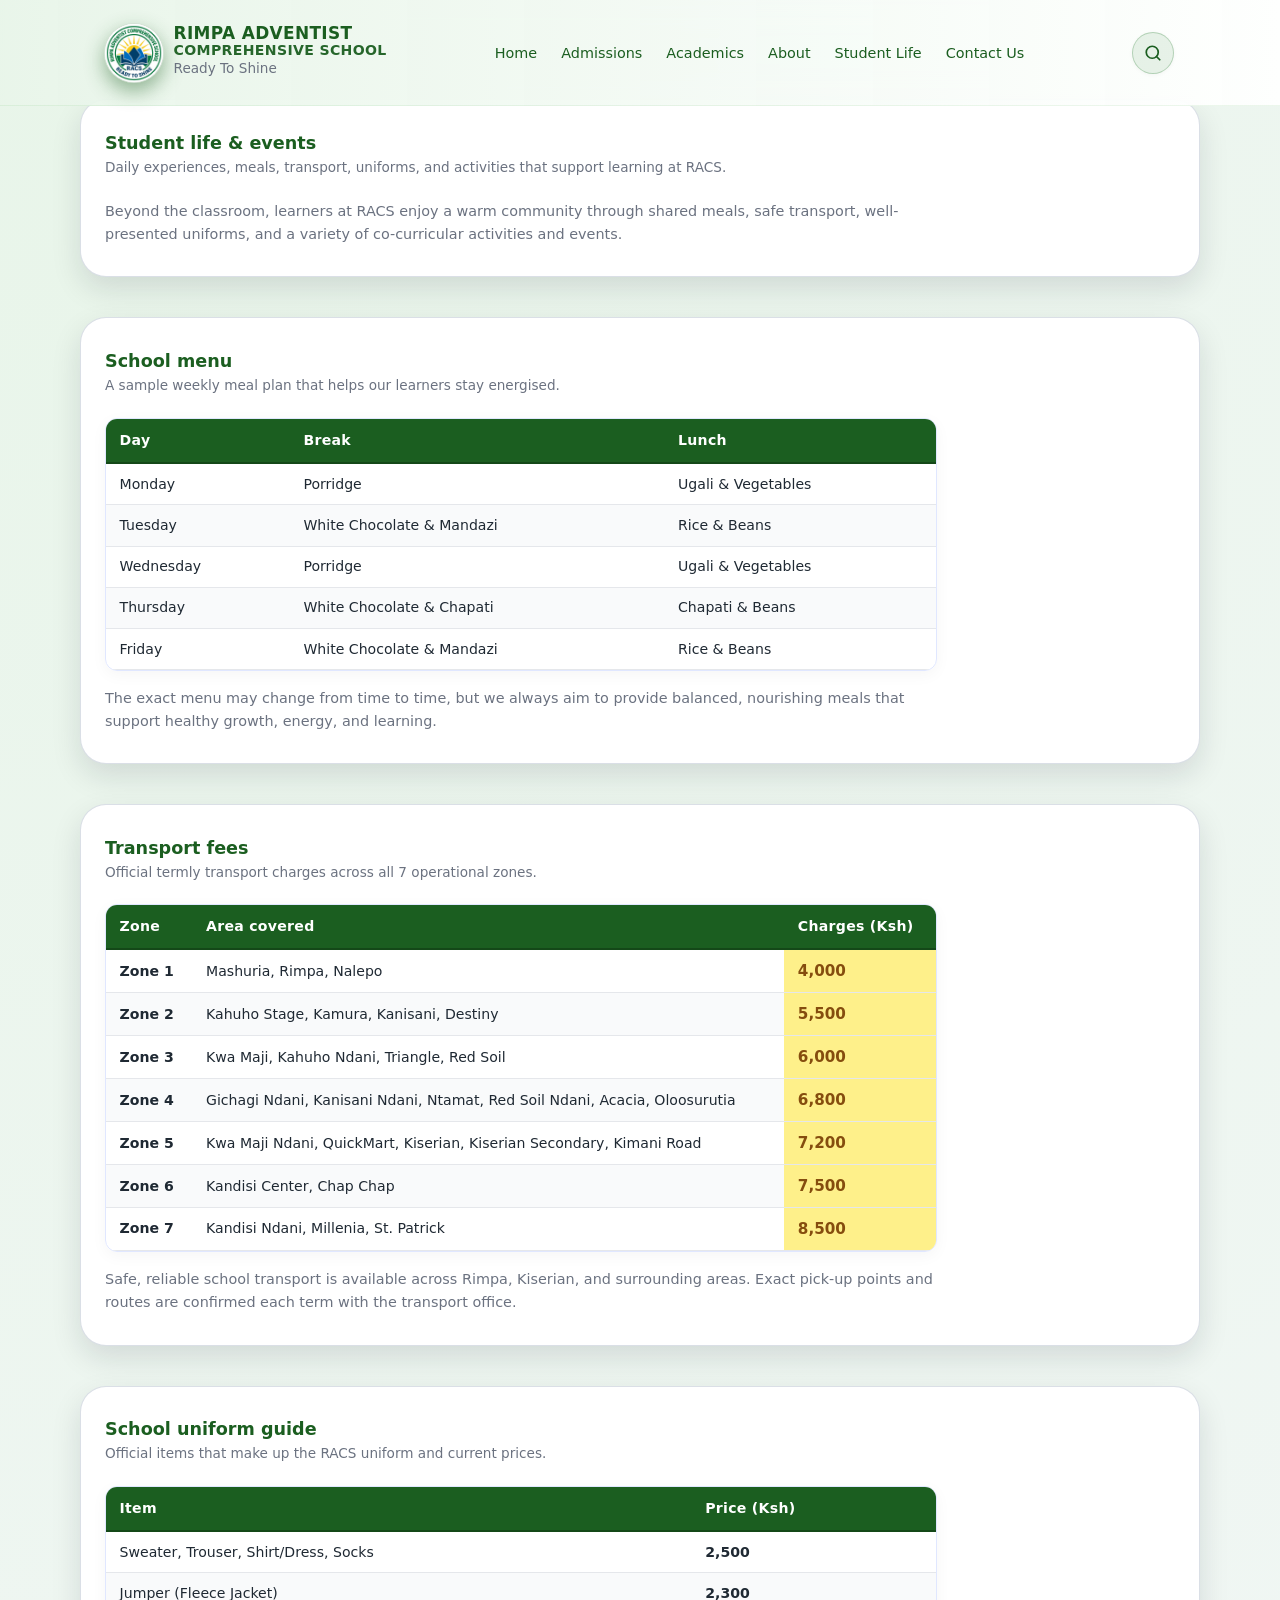
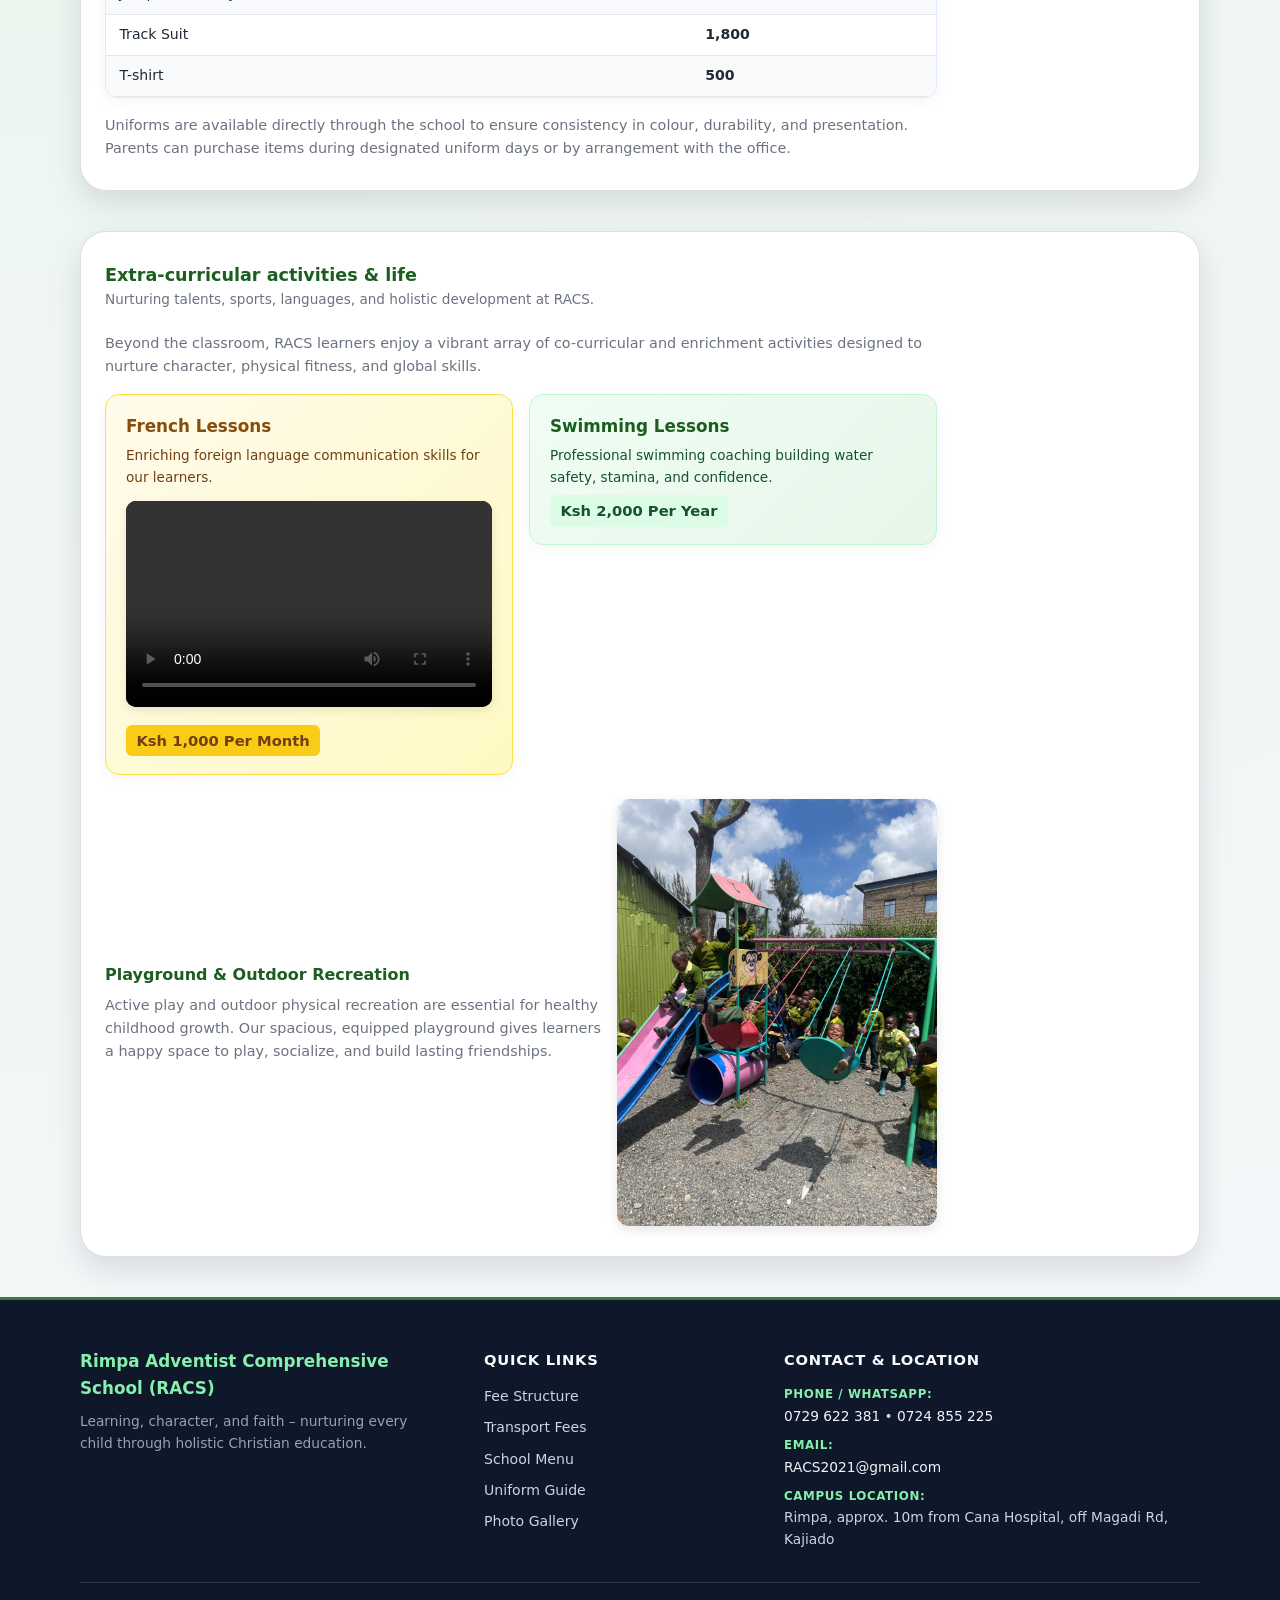
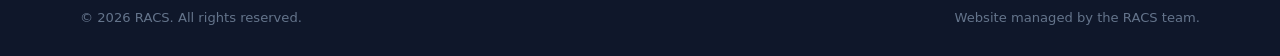
<file: student-life.html>
<!DOCTYPE html>
<html lang="en">
<head>
    <meta charset="UTF-8">
    <meta name="viewport" content="width=device-width, initial-scale=1.0">
    <title>Student Life & Events | Rimpa Adventist Comprehensive School (RACS)</title>
    <link rel="stylesheet" href="style.css?v=2.2">
    <link rel="icon" type="image/png" sizes="32x32" href="images/favicon.png">
    <link rel="icon" type="image/png" sizes="16x16" href="images/favicon.png">
    <link rel="apple-touch-icon" sizes="180x180" href="images/favicon.png">
</head>
<body>
    <div class="page">
        <header>
            <nav class="nav">
                <a href="index.html#top" class="brand">
                    <div class="brand-mark">
                        <img src="images/logo.jpeg" alt="Rimpa Adventist Comprehensive School logo">
                    </div>
                    <div class="brand-text">
                        <span class="brand-title">
                            <span class="brand-title-line-1">Rimpa Adventist</span>
                            <span class="brand-title-line-2">Comprehensive School</span>
                        </span>
                        <span class="brand-subtitle">Ready To Shine</span>
                    </div>
                </a>

                <div class="nav-links">
                    <ul class="ql-main-links">
                        <li class="ql-item">
                            <a href="index.html#top" class="ql-link">Home</a>
                        </li>
                        <li class="ql-item">
                            <a href="admissions.html" class="ql-link has-dropdown">Admissions</a>
                            <div class="ql-dropdown" role="menu" aria-label="Admissions menu">
                                <a href="admissions.html#admission-process">
                                    Admission process
                                </a>
                                <a href="admissions.html#online-application">
                                    Online application
                                </a>
                                <a href="admissions.html#admission-requirements">
                                    Admission & graduation requirements
                                </a>
                                <a href="admissions.html#fee-structure">
                                    Fee structure
                                </a>
                            </div>
                        </li>
                        <li class="ql-item">
                            <a href="#" class="ql-link has-dropdown coming-soon-trigger">Academics</a>
                            <div class="ql-dropdown" role="menu" aria-label="Academics menu">
                                <a href="#" class="coming-soon-trigger">Calendar</a>
                                <a href="#" class="coming-soon-trigger">Timetable</a>
                            </div>
                        </li>
                        <li class="ql-item">
                            <a href="about.html" class="ql-link has-dropdown">About</a>
                            <div class="ql-dropdown" role="menu" aria-label="About menu">
                                <a href="about.html#vision">
                                    Vision
                                </a>
                                <a href="about.html#mission">
                                    Mission
                                </a>
                                <a href="about.html#gallery">
                                    Gallery
                                </a>
                            </div>
                        </li>
                        <li class="ql-item">
                            <a href="student-life.html" class="ql-link has-dropdown">Student Life</a>
                            <div class="ql-dropdown" role="menu" aria-label="Student life menu">
                                <a href="student-life.html#school-menu">
                                    School menu
                                </a>
                                <a href="student-life.html#transport-fees">
                                    Transport fees
                                </a>
                                <a href="student-life.html#uniforms">
                                    School uniform guide
                                </a>
                                <a href="student-life.html#activities">
                                    Swimming &amp; activities
                                </a>
                            </div>
                        </li>
                        <li class="ql-item">
                            <a href="contact.html" class="ql-link">Contact Us</a>
                        </li>
                    </ul>
                </div>
                <div class="nav-controls">
                    <button type="button" id="nav-search-toggle" class="ql-search-toggle" aria-label="Search site (Press Ctrl+K)" title="Search (Ctrl+K)">
                        <svg width="18" height="18" viewBox="0 0 24 24" fill="none" stroke="currentColor" stroke-width="2.3" stroke-linecap="round" stroke-linejoin="round" aria-hidden="true"><circle cx="11" cy="11" r="8"></circle><line x1="21" y1="21" x2="16.65" y2="16.65"></line></svg>
                    </button>
                    <button class="nav-toggle" id="nav-toggle" type="button" aria-label="Toggle navigation" aria-expanded="false">
                        <span></span>
                        <span></span>
                        <span></span>
                    </button>
                </div>
            </nav>
        </header>
        <div class="nav-overlay" id="nav-overlay"></div>

        <div class="nav-search-panel" id="nav-search-panel" aria-hidden="true">
            <div class="nav-search-inner">
                <div class="nav-search-input">
                    <input id="nav-search-input" type="search" placeholder="Search anything: fees, uniforms, menu, transport, contacts..." aria-label="Search keywords" autocomplete="off">
                </div>
                <button type="button" class="nav-search-close" id="nav-search-close" aria-label="Close search" title="Close (Esc)">
                    <svg width="16" height="16" viewBox="0 0 24 24" fill="none" stroke="currentColor" stroke-width="2.4" stroke-linecap="round" stroke-linejoin="round" aria-hidden="true"><line x1="18" y1="6" x2="6" y2="18"></line><line x1="6" y1="6" x2="18" y2="18"></line></svg>
                </button>
            </div>
            <div class="nav-search-message" id="nav-search-message" aria-live="polite"></div>
        </div>

        <main id="top">
            <section class="section-shell" aria-labelledby="student-life-heading">
                <div class="section-header">
                    <div>
                        <h1 id="student-life-heading" class="section-title">Student life &amp; events</h1>
                        <p class="section-subtitle">
                            Daily experiences, meals, transport, uniforms, and activities that support learning at RACS.
                        </p>
                    </div>
                </div>
                <div style="font-size: 0.9rem; color: var(--text-muted); max-width: 52rem;">
                    <p>
                        Beyond the classroom, learners at RACS enjoy a warm community through shared meals, safe
                        transport, well-presented uniforms, and a variety of co-curricular activities and events.
                    </p>
                </div>
            </section>

            <section class="section-shell" aria-labelledby="school-menu-heading">
                <div class="section-header">
                    <div>
                        <h2 id="school-menu-heading" class="section-title">School menu</h2>
                        <p class="section-subtitle">
                            A sample weekly meal plan that helps our learners stay energised.
                        </p>
                    </div>
                </div>
                <div id="school-menu" style="font-size: 0.9rem; color: var(--text-muted); max-width: 52rem;">
                    <div class="data-table-container">
                        <table class="data-table">
                            <thead>
                                <tr>
                                    <th>Day</th>
                                    <th>Break</th>
                                    <th>Lunch</th>
                                </tr>
                            </thead>
                            <tbody>
                                <tr>
                                    <td>Monday</td>
                                    <td>Porridge</td>
                                    <td>Ugali &amp; Vegetables</td>
                                </tr>
                                <tr>
                                    <td>Tuesday</td>
                                    <td>White Chocolate &amp; Mandazi</td>
                                    <td>Rice &amp; Beans</td>
                                </tr>
                                <tr>
                                    <td>Wednesday</td>
                                    <td>Porridge</td>
                                    <td>Ugali &amp; Vegetables</td>
                                </tr>
                                <tr>
                                    <td>Thursday</td>
                                    <td>White Chocolate &amp; Chapati</td>
                                    <td>Chapati &amp; Beans</td>
                                </tr>
                                <tr>
                                    <td>Friday</td>
                                    <td>White Chocolate &amp; Mandazi</td>
                                    <td>Rice &amp; Beans</td>
                                </tr>
                            </tbody>
                        </table>
                    </div>
                    <p>
                        The exact menu may change from time to time, but we always aim to provide balanced, nourishing meals
                        that support healthy growth, energy, and learning.
                    </p>
                </div>
            </section>

            <section class="section-shell" aria-labelledby="transport-fees-heading">
                <div class="section-header">
                    <div>
                        <h2 id="transport-fees-heading" class="section-title">Transport fees</h2>
                        <p class="section-subtitle">
                            Official termly transport charges across all 7 operational zones.
                        </p>
                    </div>
                </div>
                <div id="transport-fees" style="font-size: 0.9rem; color: var(--text-muted); max-width: 52rem;">
                    <div class="data-table-container">
                        <table class="data-table">
                            <thead>
                                <tr>
                                    <th>Zone</th>
                                    <th>Area covered</th>
                                    <th>Charges (Ksh)</th>
                                </tr>
                            </thead>
                            <tbody>
                                <tr>
                                    <td><strong>Zone 1</strong></td>
                                    <td>Mashuria, Rimpa, Nalepo</td>
                                    <td class="cell-gold">4,000</td>
                                </tr>
                                <tr>
                                    <td><strong>Zone 2</strong></td>
                                    <td>Kahuho Stage, Kamura, Kanisani, Destiny</td>
                                    <td class="cell-gold">5,500</td>
                                </tr>
                                <tr>
                                    <td><strong>Zone 3</strong></td>
                                    <td>Kwa Maji, Kahuho Ndani, Triangle, Red Soil</td>
                                    <td class="cell-gold">6,000</td>
                                </tr>
                                <tr>
                                    <td><strong>Zone 4</strong></td>
                                    <td>Gichagi Ndani, Kanisani Ndani, Ntamat, Red Soil Ndani, Acacia, Oloosurutia</td>
                                    <td class="cell-gold">6,800</td>
                                </tr>
                                <tr>
                                    <td><strong>Zone 5</strong></td>
                                    <td>Kwa Maji Ndani, QuickMart, Kiserian, Kiserian Secondary, Kimani Road</td>
                                    <td class="cell-gold">7,200</td>
                                </tr>
                                <tr>
                                    <td><strong>Zone 6</strong></td>
                                    <td>Kandisi Center, Chap Chap</td>
                                    <td class="cell-gold">7,500</td>
                                </tr>
                                <tr>
                                    <td><strong>Zone 7</strong></td>
                                    <td>Kandisi Ndani, Millenia, St. Patrick</td>
                                    <td class="cell-gold">8,500</td>
                                </tr>
                            </tbody>
                        </table>
                    </div>
                    <p>
                        Safe, reliable school transport is available across Rimpa, Kiserian, and surrounding areas. Exact pick-up points and routes are confirmed each term with the transport office.
                    </p>
                </div>
            </section>

            <section class="section-shell" aria-labelledby="uniforms-heading">
                <div class="section-header">
                    <div>
                        <h2 id="uniforms-heading" class="section-title">School uniform guide</h2>
                        <p class="section-subtitle">
                            Official items that make up the RACS uniform and current prices.
                        </p>
                    </div>
                </div>
                <div id="uniforms" style="font-size: 0.9rem; color: var(--text-muted); max-width: 52rem;">
                    <div class="data-table-container">
                        <table class="data-table">
                            <thead>
                                <tr>
                                    <th>Item</th>
                                    <th>Price (Ksh)</th>
                                </tr>
                            </thead>
                            <tbody>
                                <tr>
                                    <td>Sweater, Trouser, Shirt/Dress, Socks</td>
                                    <td><strong>2,500</strong></td>
                                </tr>
                                <tr>
                                    <td>Jumper (Fleece Jacket)</td>
                                    <td><strong>2,300</strong></td>
                                </tr>
                                <tr>
                                    <td>Track Suit</td>
                                    <td><strong>1,800</strong></td>
                                </tr>
                                <tr>
                                    <td>T-shirt</td>
                                    <td><strong>500</strong></td>
                                </tr>
                            </tbody>
                        </table>
                    </div>
                    <p>
                        Uniforms are available directly through the school to ensure consistency in colour, durability, and presentation. Parents can purchase items during designated uniform days or by arrangement with the office.
                    </p>
                </div>
            </section>

            <section class="section-shell" aria-labelledby="activities-heading">
                <div class="section-header">
                    <div>
                        <h2 id="activities-heading" class="section-title">Extra-curricular activities &amp; life</h2>
                        <p class="section-subtitle">
                            Nurturing talents, sports, languages, and holistic development at RACS.
                        </p>
                    </div>
                </div>
                <div id="activities" style="font-size: 0.9rem; color: var(--text-muted); max-width: 52rem;">
                    <p>
                        Beyond the classroom, RACS learners enjoy a vibrant array of co-curricular and enrichment activities designed to nurture character, physical fitness, and global skills.
                    </p>

                    <div class="activities-grid">
                        <div class="activity-card activity-card-french">
                            <div class="activity-title">
                                French Lessons
                            </div>
                            <p style="margin-top: 0.35rem; font-size: 0.85rem; color: #713f12;">
                                Enriching foreign language communication skills for our learners.
                            </p>
                            <div style="margin: 0.75rem 0; border-radius: 10px; overflow: hidden; background: #000; box-shadow: 0 3px 10px rgba(0,0,0,0.1);">
                                <video controls playsinline preload="metadata" style="width: 100%; display: block; border-radius: 10px; aspect-ratio: 16 / 9; background: #000;">
                                    <source src="images/gallery/Life%20at%20School/French-Lesson.mp4" type="video/mp4">
                                    Your browser does not support the video tag.
                                </video>
                            </div>
                            <span class="activity-fee-tag activity-fee-tag-gold">Ksh 1,000 Per Month</span>
                        </div>

                        <div class="activity-card activity-card-swimming">
                            <div class="activity-title">
                                Swimming Lessons
                            </div>
                            <p style="margin-top: 0.35rem; font-size: 0.85rem; color: #14532d;">
                                Professional swimming coaching building water safety, stamina, and confidence.
                            </p>
                            <span class="activity-fee-tag activity-fee-tag-green">Ksh 2,000 Per Year</span>
                        </div>
                    </div>

                    <div style="margin-top: 1.5rem; display: flex; gap: 1rem; align-items: center; flex-wrap: wrap;">
                        <div style="flex: 1 1 280px; min-width: 260px;">
                            <h3 style="font-size: 1rem; color: var(--green-dark); margin-bottom: 0.4rem;">Playground &amp; Outdoor Recreation</h3>
                            <p>
                                Active play and outdoor physical recreation are essential for healthy childhood growth. Our spacious, equipped playground gives learners a happy space to play, socialize, and build lasting friendships.
                            </p>
                        </div>
                        <div style="flex: 1 1 240px; max-width: 320px; border-radius: 12px; overflow: hidden; box-shadow: 0 4px 12px rgba(0,0,0,0.1);">
                            <img src="images/gallery/Life at School/Playground-1.jpeg" alt="RACS learners having fun on the school playground swings and slide" style="width: 100%; height: auto; display: block;">
                        </div>
                    </div>
                </div>
            </section>
        </main>

        <footer>
            <div class="footer-inner">
                <div class="footer-col footer-col-brand">
                    <p class="footer-brand-title"><strong>Rimpa Adventist Comprehensive School (RACS)</strong></p>
                    <p class="footer-tagline">Learning, character, and faith – nurturing every child through holistic Christian education.</p>
                </div>
                <div class="footer-col footer-col-links">
                    <p class="footer-heading">Quick Links</p>
                    <ul class="footer-nav-list">
                        <li><a href="admissions.html#fee-structure">Fee Structure</a></li>
                        <li><a href="student-life.html#transport-fees">Transport Fees</a></li>
                        <li><a href="student-life.html#school-menu">School Menu</a></li>
                        <li><a href="student-life.html#uniforms">Uniform Guide</a></li>
                        <li><a href="about.html#gallery">Photo Gallery</a></li>
                    </ul>
                </div>
                <div class="footer-col footer-col-contact">
                    <p class="footer-heading">Contact &amp; Location</p>
                    <ul class="footer-contact-list">
                        <li>
                            <span class="footer-contact-label">Phone / WhatsApp:</span>
                            <a href="tel:+254729622381">0729 622 381</a> &bull; <a href="tel:+254724855225">0724 855 225</a>
                        </li>
                        <li>
                            <span class="footer-contact-label">Email:</span>
                            <a href="mailto:RACS2021@gmail.com">RACS2021@gmail.com</a>
                        </li>
                        <li>
                            <span class="footer-contact-label">Campus Location:</span>
                            <span>Rimpa, approx. 10m from Cana Hospital, off Magadi Rd, Kajiado</span>
                        </li>
                    </ul>
                </div>
            </div>
            <div class="footer-bottom">
                <div class="footer-bottom-inner">
                    <p>&copy; <span id="year"></span> RACS. All rights reserved.</p>
                    <p>Website managed by the RACS team.</p>
                </div>
            </div>
        </footer>
        <button type="button" id="back-to-top" class="back-to-top" aria-label="Back to top">↑</button>
    </div>

    
    <!-- Coming Soon Modal -->
    <div class="coming-soon-modal" id="coming-soon-modal" aria-hidden="true">
        <div class="coming-soon-content">
            <button type="button" class="coming-soon-close" id="coming-soon-close" aria-label="Close modal">
                <svg width="16" height="16" viewBox="0 0 24 24" fill="none" stroke="currentColor" stroke-width="2.4" stroke-linecap="round" stroke-linejoin="round" aria-hidden="true"><line x1="18" y1="6" x2="6" y2="18"></line><line x1="6" y1="6" x2="18" y2="18"></line></svg>
            </button>
            <h2 class="coming-soon-title">Coming Soon!</h2>
            <p class="coming-soon-text">This section is currently being prepared. Please check back later.</p>
        </div>
    </div>

    <script src="search.js"></script>
    <script>
        document.getElementById('year').textContent = new Date().getFullYear();
    </script>
</body>
</html>
</file>
<file: style.css>
:root {
    --green-dark: #1b5e20;
    --green-main: #2e7d32;
    --green-light: #a5d6a7;
    --accent-gold: #fdd835;
    --bg-light: #f5f7fa;
    --text-main: #1f2933;
    --text-muted: #6b7280;
    --card-bg: #ffffff;
    --shadow-soft: 0 12px 30px rgba(15, 23, 42, 0.12);
    --radius-lg: 18px;
}

* {
    box-sizing: border-box;
    margin: 0;
    padding: 0;
}

html, body {
    font-family: system-ui, -apple-system, BlinkMacSystemFont, "Segoe UI", sans-serif;
    background: radial-gradient(circle at top left, #e8f5e9, #f5f7fa);
    color: var(--text-main);
    line-height: 1.6;
    overflow-x: hidden;
}

a {
    color: inherit;
    text-decoration: none;
}

img {
    max-width: 100%;
    height: auto;
    display: block;
}

.page {
    min-height: 100vh;
    display: flex;
    flex-direction: column;
}

.nav-overlay {
    position: fixed;
    inset: 0;
    background: rgba(15, 23, 42, 0.48);
    opacity: 0;
    visibility: hidden;
    transition: opacity 0.25s ease, visibility 0.25s ease;
    z-index: 999;
}

body.nav-open .nav-overlay {
    opacity: 1;
    visibility: visible;
}

body.nav-open {
    overflow: hidden;
}

body.nav-open .page {
    max-height: none;
    overflow: visible;
}

/* Header / Navigation */
header {
    position: fixed;
    top: 0;
    left: 0;
    right: 0;
    z-index: 1000;
    backdrop-filter: blur(14px);
    -webkit-backdrop-filter: blur(14px);
    background: linear-gradient(to right, rgba(232, 245, 233, 0.88), rgba(255, 255, 255, 0.92));
    border-bottom: 1px solid rgba(76, 175, 80, 0.1);
}

/* Scroll offset for anchor links – prevent sticky nav from covering section headings */
html {
    scroll-padding-top: 220px;
}


.nav {
    max-width: 1120px;
    margin: 0 auto;
    min-height: 105px;
    padding: 1.1rem 1.1rem 1.1rem 1.5rem;
    display: flex;
    align-items: center;
    justify-content: space-between;
    gap: 1.5rem;
}

.brand {
    display: flex;
    align-items: center;
    gap: 0.6rem;
}

.brand-mark {
    width: 60px;
    height: 60px;
    border-radius: 999px;
    background: #ffffff;
    display: flex;
    align-items: center;
    justify-content: center;
    overflow: hidden;
    box-shadow: 0 8px 20px rgba(27, 94, 32, 0.45);
    border: 1px solid rgba(27, 94, 32, 0.18);
}

.brand-mark img {
    width: 100%;
    height: 100%;
    object-fit: cover;
    display: block;
}

.brand-text {
    display: flex;
    flex-direction: column;
}

.brand-title {
    font-weight: 700;
    font-size: 1.06rem;
    letter-spacing: 0.02em;
    text-transform: uppercase;
    color: var(--green-dark);
}

.brand-title-line-1 {
    display: block;
    line-height: 1.05;
}

.brand-title-line-2 {
    display: block;
    line-height: 1.05;
    font-size: 0.88rem;
    font-weight: 600;
    opacity: 0.95;
}

.brand-subtitle {
    font-size: 0.85rem;
    color: var(--text-muted);
}

.nav-links {
    display: flex;
    align-items: center;
    gap: 1.5rem;
    font-size: 0.95rem;
    margin-left: auto;
}

.ql-search-toggle {
    width: 42px;
    height: 42px;
    border-radius: 999px;
    border: 1px solid rgba(46, 125, 50, 0.28);
    background: rgba(46, 125, 50, 0.1);
    color: var(--green-dark);
    cursor: pointer;
    display: inline-flex;
    align-items: center;
    justify-content: center;
    transition: transform 0.16s ease, background 0.16s ease, border-color 0.16s ease, box-shadow 0.16s ease, color 0.16s ease;
    box-shadow: 0 1px 4px rgba(0, 0, 0, 0.04);
}

.ql-search-toggle svg {
    display: block;
    width: 18px;
    height: 18px;
    stroke: currentColor;
    transition: transform 0.16s ease;
}

.ql-search-toggle:hover,
.ql-search-toggle:focus-visible {
    transform: translateY(-2px) scale(1.05);
    background: var(--green-dark);
    color: #ffffff;
    border-color: var(--green-dark);
    box-shadow: 0 4px 14px rgba(46, 125, 50, 0.32);
    outline: none;
}

.ql-search-toggle:hover svg,
.ql-search-toggle:focus-visible svg {
    transform: scale(1.1);
}

/* Search panel (drops down under navbar) */
.nav-search-panel {
    position: fixed;
    top: 105px;
    left: 0;
    right: 0;
    z-index: 120;
    background: rgba(255, 255, 255, 0.98);
    backdrop-filter: blur(18px);
    -webkit-backdrop-filter: blur(18px);
    border-bottom: 2px solid rgba(46, 125, 50, 0.22);
    box-shadow: 0 20px 45px -10px rgba(15, 23, 42, 0.22);
    overflow: hidden;
    max-height: 0;
    opacity: 0;
    transform: translateY(-10px);
    transition: max-height 0.28s cubic-bezier(0.16, 1, 0.3, 1), opacity 0.2s ease, transform 0.28s cubic-bezier(0.16, 1, 0.3, 1);
    pointer-events: none;
}

.nav-search-panel.is-open {
    max-height: min(85vh, 680px);
    opacity: 1;
    transform: translateY(0);
    overflow-y: auto;
    pointer-events: auto;
}

/* Smooth custom scrollbar for search panel */
.nav-search-panel::-webkit-scrollbar {
    width: 7px;
}
.nav-search-panel::-webkit-scrollbar-track {
    background: rgba(241, 245, 249, 0.8);
}
.nav-search-panel::-webkit-scrollbar-thumb {
    background: rgba(46, 125, 50, 0.35);
    border-radius: 999px;
}
.nav-search-panel::-webkit-scrollbar-thumb:hover {
    background: rgba(46, 125, 50, 0.6);
}

/* Freeze and block background interactions when search is active */
body.search-open {
    overflow: hidden;
}

body.search-open::after {
    content: "";
    position: fixed;
    inset: 0;
    z-index: 119;
    background: rgba(15, 23, 42, 0.45);
    backdrop-filter: blur(2px);
    -webkit-backdrop-filter: blur(2px);
    pointer-events: auto;
}

.nav-search-inner {
    max-width: 980px;
    margin: 0 auto;
    padding: 1.15rem 1.5rem 0.5rem;
    display: flex;
    align-items: center;
    gap: 0.85rem;
}

.nav-search-input {
    flex: 1;
    position: relative;
    display: flex;
    align-items: center;
}

.nav-search-input input[type="search"] {
    width: 100%;
    padding: 0.75rem 3.8rem 0.75rem 1.35rem;
    border-radius: 999px;
    border: 2px solid rgba(148, 163, 184, 0.5);
    font-size: 1rem;
    color: #0f172a;
    background: #f8fafc;
    transition: all 0.2s ease;
    outline: none;
    box-shadow: inset 0 1px 3px rgba(0, 0, 0, 0.04);
}

.nav-search-input input[type="search"]::placeholder {
    color: #94a3b8;
}

.nav-search-input input[type="search"]:focus {
    background: #ffffff;
    border-color: var(--green-main);
    box-shadow: 0 0 0 4px rgba(46, 125, 50, 0.16);
}

.nav-search-shortcut-hint {
    position: absolute;
    right: 1.1rem;
    font-size: 0.72rem;
    font-weight: 700;
    color: #64748b;
    background: #e2e8f0;
    padding: 0.2rem 0.5rem;
    border-radius: 6px;
    pointer-events: none;
    letter-spacing: 0.03em;
}

.nav-search-close {
    width: 42px;
    height: 42px;
    border-radius: 999px;
    border: 1px solid rgba(148, 163, 184, 0.4);
    background: #f1f5f9;
    color: #475569;
    cursor: pointer;
    display: inline-flex;
    align-items: center;
    justify-content: center;
    transition: all 0.16s ease;
    flex-shrink: 0;
}

.nav-search-close svg {
    display: block;
    width: 16px;
    height: 16px;
    stroke: currentColor;
    transition: transform 0.16s ease;
}

.nav-search-close:hover {
    transform: scale(1.06);
    background: #e2e8f0;
    color: #0f172a;
}

.nav-search-message {
    max-width: 980px;
    margin: 0 auto;
    padding: 0.5rem 1.5rem 1.4rem;
}

/* Quick Search suggestion chips */
.nav-search-quick-tags {
    display: flex;
    flex-wrap: wrap;
    align-items: center;
    gap: 0.45rem;
    margin-top: 0.35rem;
    margin-bottom: 0.65rem;
}

.nav-search-quick-label {
    font-size: 0.78rem;
    font-weight: 750;
    text-transform: uppercase;
    letter-spacing: 0.05em;
    color: #64748b;
    margin-right: 0.2rem;
}

.nav-search-chip {
    display: inline-flex;
    align-items: center;
    padding: 0.3rem 0.75rem;
    border-radius: 999px;
    border: 1px solid rgba(46, 125, 50, 0.22);
    background: rgba(46, 125, 50, 0.08);
    color: var(--green-dark);
    font-size: 0.82rem;
    font-weight: 600;
    cursor: pointer;
    transition: all 0.15s ease;
    text-decoration: none;
}

.nav-search-chip:hover {
    background: var(--green-main);
    color: #ffffff;
    border-color: var(--green-main);
    transform: translateY(-1px);
    box-shadow: 0 2px 8px rgba(46, 125, 50, 0.2);
}

/* Results header & count */
.nav-search-meta {
    display: flex;
    justify-content: space-between;
    align-items: center;
    margin: 0.5rem 0 0.85rem;
    padding-bottom: 0.4rem;
    border-bottom: 1px solid rgba(226, 232, 240, 0.8);
}

.nav-search-results-count {
    font-size: 0.88rem;
    font-weight: 750;
    color: var(--green-dark);
    letter-spacing: 0.01em;
}

.nav-search-results-hint {
    font-size: 0.76rem;
    color: #64748b;
}

/* Result cards grid */
.nav-search-results-list {
    display: grid;
    gap: 0.65rem;
}

.nav-search-result-card {
    display: flex;
    flex-direction: column;
    gap: 0.35rem;
    padding: 0.85rem 1.15rem;
    background: #ffffff;
    border: 1px solid #e2e8f0;
    border-radius: 12px;
    text-decoration: none;
    color: inherit;
    transition: all 0.16s ease;
    box-shadow: 0 2px 5px rgba(0, 0, 0, 0.02);
    position: relative;
}

.nav-search-result-card:hover,
.nav-search-result-card.is-selected {
    background: #f8fafc;
    border-color: var(--green-main);
    transform: translateY(-2px);
    box-shadow: 0 6px 16px rgba(46, 125, 50, 0.12);
    outline: none;
}

.nav-search-card-top {
    display: flex;
    align-items: center;
    justify-content: space-between;
    gap: 0.75rem;
}

.nav-search-card-title {
    font-size: 0.98rem;
    font-weight: 750;
    color: var(--green-dark);
    margin: 0;
    line-height: 1.35;
}

.nav-search-result-card:hover .nav-search-card-title {
    color: var(--green-main);
}

.nav-search-badge {
    font-size: 0.68rem;
    font-weight: 750;
    text-transform: uppercase;
    letter-spacing: 0.06em;
    padding: 0.2rem 0.6rem;
    border-radius: 999px;
    white-space: nowrap;
    flex-shrink: 0;
}

.badge-admissions {
    background: #eff6ff;
    color: #1d4ed8;
    border: 1px solid #bfdbfe;
}

.badge-fees {
    background: #fefce8;
    color: #854d0e;
    border: 1px solid #fef08a;
}

.badge-academics {
    background: #f0fdf4;
    color: #15803d;
    border: 1px solid #bbf7d0;
}

.badge-life {
    background: #f0fdfa;
    color: #0f766e;
    border: 1px solid #99f6e4;
}

.badge-gallery {
    background: #faf5ff;
    color: #7e22ce;
    border: 1px solid #e9d5ff;
}

.badge-general {
    background: #f8fafc;
    color: #475569;
    border: 1px solid #e2e8f0;
}

.nav-search-card-snippet {
    font-size: 0.85rem;
    color: #475569;
    margin: 0;
    line-height: 1.45;
}

.nav-search-card-url {
    font-size: 0.75rem;
    color: #94a3b8;
    margin-top: 0.15rem;
    display: flex;
    align-items: center;
    gap: 0.35rem;
}

/* Matching highlights */
mark.search-highlight {
    background: #fef08a;
    color: #0f172a;
    font-weight: 750;
    padding: 0 2px;
    border-radius: 2px;
}

/* Empty state */
.nav-search-empty-state {
    text-align: center;
    padding: 2rem 1rem 1rem;
}

.nav-search-empty-title {
    font-size: 1.05rem;
    font-weight: 750;
    color: #1e293b;
    margin-bottom: 0.35rem;
}

.nav-search-empty-text {
    font-size: 0.9rem;
    color: #64748b;
    margin-bottom: 1.25rem;
}


.nav-controls {
    display: flex;
    align-items: center;
    gap: 0.8rem;
    margin-left: auto;
    margin-right: 0.5rem;
}

.nav-toggle {
    display: none;
    width: 2.65rem;
    height: 2.65rem;
    border-radius: 999px;
    border: 1px solid rgba(148, 163, 184, 0.7);
    background: rgba(255, 255, 255, 0.9);
    align-items: center;
    justify-content: center;
    flex-direction: column;
    gap: 3px;
    padding: 0;
    cursor: pointer;
}

.nav-toggle span {
    display: block;
    width: 18px;
    height: 2px;
    border-radius: 999px;
    background: var(--green-dark);
    margin: 2px 0;
    transition: transform 0.25s ease, opacity 0.2s ease;
}

body.nav-open .nav-toggle {
    background: #ffffff;
    border-color: var(--green-main);
    box-shadow: 0 4px 14px rgba(0, 0, 0, 0.12);
}

body.nav-open .nav-toggle span:nth-child(1) {
    transform: translateY(6px) rotate(45deg);
}

body.nav-open .nav-toggle span:nth-child(2) {
    opacity: 0;
    transform: scaleX(0);
}

body.nav-open .nav-toggle span:nth-child(3) {
    transform: translateY(-6px) rotate(-45deg);
}

.nav-links a {
    position: relative;
    padding-bottom: 0.15rem;
}

.nav-links a::after {
    content: "";
    position: absolute;
    left: 0;
    bottom: 0;
    width: 0;
    height: 2px;
    border-radius: 999px;
    background: linear-gradient(to right, var(--green-main), var(--accent-gold));
    transition: width 0.25s ease;
}

.nav-links a:hover::after,
.nav-links a:focus-visible::after {
    width: 100%;
}

.ql-dropdown a::after {
    /* Prevent header underline effect inside dropdown items */
    display: none;
}

/* Hero */
main {
    flex: 1;
    padding-top: 6.2rem; /* Offset for fixed header so content starts flush */
}

.btn-secondary {
    padding: 0.7rem 1.2rem;
    border-radius: 999px;
    font-size: 0.9rem;
    font-weight: 500;
    border: 1px solid rgba(148, 163, 184, 0.5);
    background: rgba(255, 255, 255, 0.8);
    display: inline-flex;
    align-items: center;
    gap: 0.4rem;
    cursor: pointer;
    color: var(--text-main);
    backdrop-filter: blur(8px);
    transition: background 0.12s ease, border-color 0.12s ease;
}

.btn-secondary:hover {
    background: #ffffff;
    border-color: rgba(56, 142, 60, 0.5);
}

/* Sections */
.section-shell {
    background: #ffffff;
    border-radius: 26px;
    max-width: 1120px;
    margin: 0 auto 2.5rem;
    padding: 1.8rem 1.5rem 1.9rem;
    box-shadow: var(--shadow-soft);
    border: 1px solid rgba(148, 163, 184, 0.35);
}

.section-header {
    display: flex;
    justify-content: space-between;
    align-items: flex-end;
    gap: 1.5rem;
    margin-bottom: 1.3rem;
}

.section-title {
    font-size: 1.1rem;
    font-weight: 700;
    color: var(--green-dark);
}

.section-subtitle {
    font-size: 0.85rem;
    color: var(--text-muted);
}

.ql-main-links {
    list-style: none;
    display: flex;
    align-items: center;
    gap: 1.2rem;
    padding: 0;
    margin: 0;
    font-size: 0.9rem;
}

.ql-item {
    position: relative;
    font-weight: 500;
    color: var(--green-dark);
    display: inline-block;
    padding: 0.15rem 0.15rem;
}

.ql-link {
    display: inline-flex;
    align-items: center;
    gap: 0.25rem;
    padding: 0.25rem 0;
}

.ql-link.has-dropdown::after {
    content: "";
    display: none;
}

.ql-item:hover > .ql-link {
    color: var(--green-main);
}

.ql-dropdown {
    position: absolute;
    top: 100%;
    left: 0;
    min-width: 220px;
    padding: 0.55rem 0.6rem;
    border-radius: 16px;
    background: #ffffff;
    border: 1px solid rgba(148, 163, 184, 0.6);
    box-shadow: 0 16px 40px rgba(15, 23, 42, 0.18);
    opacity: 0;
    transform: translateY(4px);
    pointer-events: none;
    transition: opacity 0.15s ease, transform 0.15s ease;
    z-index: 100;
}

/* Invisible hover bridge to prevent hover loss when moving cursor into dropdown */
.ql-dropdown::before {
    content: "";
    position: absolute;
    top: -12px;
    left: 0;
    right: 0;
    height: 12px;
}

.ql-item:hover .ql-dropdown {
    opacity: 1;
    transform: translateY(0);
    pointer-events: auto;
}

.ql-dropdown a {
    display: block;
    padding: 0.35rem 0.4rem;
    border-radius: 10px;
    font-size: 0.83rem;
    color: var(--text-main);
}

.ql-dropdown a span {
    display: block;
    font-size: 0.75rem;
    color: var(--text-muted);
}

.ql-dropdown a:hover {
    background: #e8f5e9;
    color: var(--green-dark);
}

/* Home Hero */
.home-hero {
    position: relative;
    width: 100%;
    min-height: clamp(560px, 80vh, 720px);
    overflow: hidden;
    margin: 0 0 2rem;
    padding: 3.5rem 1.25rem 5.5rem;
    display: flex;
    align-items: center;
    justify-content: center;
    box-sizing: border-box;
}

.home-hero-bg {
    position: absolute;
    inset: 0;
    z-index: 0;
}

.home-hero-bg img {
    width: 100%;
    height: 100%;
    object-fit: cover;
    object-position: center 30%;
    display: block;
    transform: scale(1.02);
    transition: transform 6s ease-out;
}

.home-hero:hover .home-hero-bg img {
    transform: scale(1.05);
}

.home-hero-overlay {
    position: absolute;
    inset: 0;
    z-index: 1;
    background: linear-gradient(
        180deg,
        rgba(10, 36, 18, 0.78) 0%,
        rgba(27, 94, 32, 0.6) 42%,
        rgba(15, 23, 42, 0.85) 100%
    );
    backdrop-filter: blur(1.5px);
}

.home-hero-content {
    position: relative;
    z-index: 2;
    max-width: 960px;
    margin: 0 auto;
    display: flex;
    flex-direction: column;
    align-items: center;
    text-align: center;
    padding: 0 1.25rem;
    color: #ffffff;
    transform: translateY(-8px);
}

.home-hero-fade {
    opacity: 0;
    animation: homeHeroStaggerFadeIn 0.85s ease forwards;
    animation-delay: var(--delay, 0s);
}

.home-hero-title {
    margin: 0;
    font-size: clamp(2.35rem, 4.8vw, 3.85rem);
    font-weight: 900;
    letter-spacing: -0.03em;
    color: #ffffff;
    text-shadow: 0 8px 30px rgba(0, 0, 0, 0.5);
    line-height: 1.15;
}

.home-hero-subtitle {
    margin: 1.1rem 0 0;
    font-size: clamp(1.1rem, 2vw, 1.45rem);
    font-weight: 600;
    color: #f1f8e9;
    text-shadow: 0 6px 20px rgba(0, 0, 0, 0.4);
    max-width: 780px;
}

/* Body text under subheading */
.home-hero-body {
    margin-top: 0.95rem;
    max-width: 820px;
    font-size: clamp(1rem, 1.4vw, 1.15rem);
    line-height: 1.65;
    color: rgba(255, 255, 255, 0.9);
    text-shadow: 0 4px 16px rgba(0, 0, 0, 0.35);
}

.home-hero-badges {
    margin-top: 1.25rem;
    display: flex;
    justify-content: center;
    align-items: center;
    gap: 1rem;
    flex-wrap: wrap;
}

.home-hero-pill {
    display: inline-flex;
    align-items: center;
    justify-content: center;
    gap: 0.4rem;
    padding: 0.5rem 1rem;
    border-radius: 999px;
    font-size: 0.9rem;
    font-weight: 550;
    background: rgba(255, 255, 255, 0.14);
    border: 1px solid rgba(255, 255, 255, 0.3);
    color: #ffffff;
    backdrop-filter: blur(10px);
    -webkit-backdrop-filter: blur(10px);
    box-shadow: 0 8px 24px rgba(0, 0, 0, 0.18);
    transition: transform 0.2s ease, background 0.2s ease;
}

.home-hero-pill:hover {
    transform: translateY(-2px);
    background: rgba(255, 255, 255, 0.22);
}

.home-hero-actions {
    margin-top: 1.4rem;
    display: flex;
    align-items: center;
    justify-content: center;
    gap: 1rem;
    flex-wrap: wrap;
}

.home-hero-btn {
    width: 220px;
    box-sizing: border-box;
    padding: 0.85rem 1.4rem;
    border-radius: 999px;
    font-size: 1.02rem;
    font-weight: 700;
    border: 2px solid transparent;
    display: inline-flex;
    align-items: center;
    justify-content: center;
    letter-spacing: 0.01em;
    cursor: pointer;
    transition: all 0.22s ease-in-out;
}

.home-hero-btn-primary {
    background: var(--green-main);
    color: #ffffff;
    box-shadow: 0 12px 30px rgba(46, 125, 50, 0.45);
    border-color: rgba(165, 214, 167, 0.3);
}

.home-hero-btn-primary:hover {
    background: var(--green-dark);
    transform: translateY(-3px);
    box-shadow: 0 16px 36px rgba(27, 94, 32, 0.55);
}

.home-hero-btn-ghost {
    background: rgba(255, 255, 255, 0.12);
    color: #ffffff;
    border-color: rgba(255, 255, 255, 0.65);
    backdrop-filter: blur(8px);
}

.home-hero-btn-ghost:hover {
    background: rgba(255, 255, 255, 0.95);
    color: var(--green-dark);
    border-color: #ffffff;
    transform: translateY(-3px);
    box-shadow: 0 14px 32px rgba(0, 0, 0, 0.25);
}

/* Organic bottom divider linking hero to page content */
.home-hero-divider {
    position: absolute;
    bottom: -1px;
    left: 0;
    right: 0;
    width: 100%;
    height: 56px;
    z-index: 3;
    pointer-events: none;
    line-height: 0;
}

.home-hero-divider svg {
    width: 100%;
    height: 100%;
    display: block;
    fill: #f5f7fa;
}

/* Floating scroll indicator to lead user down */
.home-hero-scroll {
    position: absolute;
    bottom: 1.1rem;
    left: 50%;
    transform: translateX(-50%);
    z-index: 4;
    color: rgba(255, 255, 255, 0.85);
    display: flex;
    flex-direction: column;
    align-items: center;
    gap: 0.2rem;
    font-size: 0.72rem;
    text-transform: uppercase;
    letter-spacing: 0.14em;
    font-weight: 600;
    text-decoration: none;
    transition: color 0.2s ease, transform 0.2s ease;
}

.home-hero-scroll:hover {
    color: #ffffff;
    transform: translateX(-50%) translateY(2px);
}

.home-hero-scroll-chevron {
    width: 18px;
    height: 18px;
    animation: heroScrollBounce 2.2s infinite ease-in-out;
}

@keyframes heroScrollBounce {
    0%, 20%, 50%, 80%, 100% {
        transform: translateY(0);
    }
    40% {
        transform: translateY(6px);
    }
    60% {
        transform: translateY(3px);
    }
}

@keyframes homeHeroStaggerFadeIn {
    from {
        opacity: 0;
        transform: translateY(14px);
    }
    to {
        opacity: 1;
        transform: translateY(0);
    }
}


/* Gallery (About page) */
.gallery-content {
    max-width: 1060px;
    margin: 0 auto;
}

/* Scroll reveal animations + page transitions (enabled by JS) */
.js-enabled .reveal-item {
    opacity: 0;
    transform: translateY(14px);
    transition: opacity 0.7s ease-out, transform 0.7s ease-out;
    transition-delay: var(--reveal-delay, 0ms);
    will-change: opacity, transform;
}

.js-enabled .reveal-item.is-revealed {
    opacity: 1;
    transform: translateY(0);
}

.js-enabled .page {
    opacity: 1;
    transition: opacity 0.35s ease-out;
}

.js-enabled .page.page-transition-in {
    opacity: 0;
}

.js-enabled .page.page-transition-out {
    opacity: 0;
}

@media (prefers-reduced-motion: reduce) {
    .js-enabled .reveal-item {
        transition: none;
        opacity: 1;
        transform: none;
    }

    .js-enabled .page {
        transition: none;
    }
}

/* Category Filter Tabs */
.gallery-filters {
    display: flex;
    justify-content: center;
    align-items: center;
    gap: 0.65rem;
    flex-wrap: wrap;
    margin-bottom: 2rem;
}

.gallery-filter-btn {
    padding: 0.55rem 1.2rem;
    border-radius: 999px;
    font-size: 0.92rem;
    font-weight: 600;
    color: var(--text-main);
    background: #ffffff;
    border: 1px solid rgba(46, 125, 50, 0.28);
    cursor: pointer;
    transition: all 0.22s ease-in-out;
    box-shadow: 0 2px 8px rgba(0, 0, 0, 0.04);
    display: inline-flex;
    align-items: center;
    gap: 0.45rem;
}

.gallery-filter-btn:hover {
    border-color: var(--green-main);
    background: #f0fdf4;
    color: var(--green-dark);
    transform: translateY(-2px);
    box-shadow: 0 6px 16px rgba(46, 125, 50, 0.15);
}

.gallery-filter-btn.is-active {
    background: var(--green-main);
    color: #ffffff;
    border-color: var(--green-main);
    box-shadow: 0 6px 18px rgba(46, 125, 50, 0.38);
    transform: translateY(-1px);
}

.gallery-filter-count {
    font-size: 0.78rem;
    padding: 0.15rem 0.45rem;
    border-radius: 999px;
    background: rgba(0, 0, 0, 0.07);
    color: inherit;
    font-weight: 700;
}

.gallery-filter-btn.is-active .gallery-filter-count {
    background: rgba(255, 255, 255, 0.25);
    color: #ffffff;
}

/* Responsive Main Gallery Grid */
.gallery-main-grid {
    display: grid;
    grid-template-columns: repeat(auto-fill, minmax(280px, 1fr));
    gap: 1.25rem;
    width: 100%;
}

.gallery-item {
    border-radius: 14px;
    overflow: hidden;
    background: #e8f5e9;
    position: relative;
    height: 250px;
    cursor: pointer;
    box-shadow: 0 4px 14px rgba(0, 0, 0, 0.06);
    border: 1px solid rgba(148, 163, 184, 0.22);
    transition: transform 0.25s cubic-bezier(0.165, 0.84, 0.44, 1), box-shadow 0.25s ease;
}

.gallery-item:hover {
    transform: translateY(-5px);
    box-shadow: 0 16px 32px rgba(15, 23, 42, 0.16);
}

.gallery-item img {
    width: 100%;
    height: 100%;
    object-fit: cover;
    display: block;
    transition: transform 0.45s ease;
    position: relative;
    z-index: 0;
}

.gallery-item:hover img {
    transform: scale(1.06);
}

/* Hover overlay scrim with zoom indicator */
.gallery-item::after {
    content: '';
    position: absolute;
    inset: 0;
    background: rgba(15, 23, 42, 0.25);
    opacity: 0;
    transition: opacity 0.22s ease;
    z-index: 1;
    pointer-events: none;
}

.gallery-item::before {
    content: '';
    position: absolute;
    top: 50%;
    left: 50%;
    transform: translate(-50%, -50%) scale(0.85);
    width: 44px;
    height: 44px;
    background-repeat: no-repeat;
    background-position: center;
    background-size: 26px 26px;
    border-radius: 50%;
    background-color: rgba(255, 255, 255, 0.9);
    opacity: 0;
    transition: opacity 0.22s ease, transform 0.22s ease;
    z-index: 2;
    pointer-events: none;
    background-image: url("data:image/svg+xml,%3Csvg%20xmlns%3D%27http%3A//www.w3.org/2000/svg%27%20viewBox%3D%270%200%2024%2024%27%20fill%3D%27none%27%20stroke%3D%27%231b5e20%27%20stroke-width%3D%272.5%27%20stroke-linecap%3D%27round%27%20stroke-linejoin%3D%27round%27%3E%3Ccircle%20cx%3D%2711%27%20cy%3D%2711%27%20r%3D%278%27/%3E%3Cline%20x1%3D%2721%27%20y1%3D%2721%27%20x2%3D%2716.65%27%20y2%3D%2716.65%27/%3E%3Cline%20x1%3D%2711%27%20y1%3D%278%27%20x2%3D%2711%27%20y2%3D%2714%27/%3E%3Cline%20x1%3D%278%27%20y1%3D%2711%27%20x2%3D%2714%27%20y2%3D%2711%27/%3E%3C/svg%3E");
    box-shadow: 0 4px 14px rgba(0, 0, 0, 0.2);
}

.gallery-item:hover::after {
    opacity: 1;
}

.gallery-item:hover::before {
    opacity: 1;
    transform: translate(-50%, -50%) scale(1);
}

.gallery-label {
    position: absolute;
    left: 0;
    right: 0;
    bottom: 0;
    padding: 1.6rem 0.95rem 0.85rem;
    background: linear-gradient(to top, rgba(15, 23, 42, 0.94) 0%, rgba(15, 23, 42, 0.45) 68%, transparent 100%);
    color: #ffffff;
    z-index: 2;
    display: flex;
    flex-direction: column;
    gap: 0.15rem;
    pointer-events: none;
}

.gallery-badge {
    font-size: 0.68rem;
    text-transform: uppercase;
    letter-spacing: 0.1em;
    color: #a5d6a7;
    font-weight: 700;
}

.gallery-label-text {
    font-size: 0.88rem;
    font-weight: 600;
    line-height: 1.3;
    color: #ffffff;
}

/* Load-more button actions */
.gallery-section-actions {
    margin-top: 2rem;
    display: flex;
    justify-content: center;
}

.gallery-load-more {
    padding: 0.75rem 2rem;
    font-size: 0.95rem;
    font-weight: 650;
    border-radius: 999px;
    background: #ffffff;
    border: 2px solid var(--green-main);
    color: var(--green-main);
    cursor: pointer;
    box-shadow: 0 4px 14px rgba(46, 125, 50, 0.12);
    transition: all 0.22s ease-in-out;
}

.gallery-load-more:hover {
    background: var(--green-main);
    color: #ffffff;
    transform: translateY(-2px);
    box-shadow: 0 8px 22px rgba(46, 125, 50, 0.25);
}

/* Load-more + reveal animations */
.gallery-item--hidden {
    display: none !important;
}

.gallery-item--revealed {
    animation: galleryFadeIn 0.35s ease both;
}

@keyframes galleryFadeIn {
    from {
        opacity: 0;
        transform: scale(0.96);
    }
    to {
        opacity: 1;
        transform: scale(1);
    }
}

/* Full-screen Lightbox */
.gallery-lightbox {
    position: fixed;
    inset: 0;
    background: rgba(0, 0, 0, 0.82);
    display: none;
    align-items: center;
    justify-content: center;
    padding: 1.2rem;
    z-index: 2000;
}

.gallery-lightbox.is-open {
    display: flex;
}

.gallery-lightbox-inner {
    position: relative;
    width: 100%;
    height: 100%;
    display: flex;
    align-items: center;
    justify-content: center;
}

#lightbox-image {
    max-width: 100%;
    max-height: 82vh;
    object-fit: contain;
    border-radius: 12px;
    box-shadow: 0 25px 75px rgba(0, 0, 0, 0.6);
}

.lightbox-counter {
    position: absolute;
    top: 1.1rem;
    left: 1.1rem;
    color: #e5e7eb;
    font-size: 0.95rem;
    background: rgba(15, 23, 42, 0.6);
    padding: 0.35rem 0.6rem;
    border-radius: 999px;
}

.lightbox-close {
    position: absolute;
    top: 1rem;
    right: 1rem;
    width: 44px;
    height: 44px;
    border-radius: 999px;
    border: 1px solid rgba(148, 163, 184, 0.35);
    background: rgba(255, 255, 255, 0.08);
    color: #e5e7eb;
    font-size: 1.15rem;
    cursor: pointer;
    transition: transform 0.12s ease, background 0.12s ease;
}

.lightbox-close:hover {
    transform: scale(1.03);
    background: rgba(255, 255, 255, 0.14);
}

.lightbox-nav {
    position: absolute;
    top: 50%;
    transform: translateY(-50%);
    width: 46px;
    height: 46px;
    border-radius: 999px;
    border: 1px solid rgba(148, 163, 184, 0.35);
    background: rgba(255, 255, 255, 0.08);
    color: #e5e7eb;
    font-size: 1.5rem;
    cursor: pointer;
    transition: transform 0.12s ease, background 0.12s ease;
}

.lightbox-nav:hover {
    transform: translateY(-50%) scale(1.03);
    background: rgba(255, 255, 255, 0.14);
}

.lightbox-prev {
    left: 0.8rem;
}

.lightbox-next {
    right: 0.8rem;
}

.lightbox-caption {
    position: absolute;
    bottom: 1.25rem;
    left: 50%;
    transform: translateX(-50%);
    color: #ffffff;
    font-size: 0.95rem;
    font-weight: 600;
    background: rgba(15, 23, 42, 0.78);
    padding: 0.5rem 1.4rem;
    border-radius: 999px;
    backdrop-filter: blur(8px);
    -webkit-backdrop-filter: blur(8px);
    text-align: center;
    max-width: 85%;
    white-space: nowrap;
    overflow: hidden;
    text-overflow: ellipsis;
    box-shadow: 0 8px 24px rgba(0, 0, 0, 0.4);
    border: 1px solid rgba(255, 255, 255, 0.15);
}

/* Footer */
footer {
    padding: 3rem 1.5rem 1.75rem;
    background: #0f172a;
    color: #cbd5e1;
    margin-top: auto;
    border-top: 3px solid var(--green-main);
}

.footer-inner {
    max-width: 1120px;
    margin: 0 auto;
    display: grid;
    grid-template-columns: 1.4fr 1fr 1.6fr;
    gap: 2.5rem;
    font-size: 0.88rem;
    padding-bottom: 2rem;
    border-bottom: 1px solid rgba(148, 163, 184, 0.2);
}

.footer-col-brand .footer-brand-title {
    font-size: 1.05rem;
    color: #ffffff;
    margin: 0 0 0.5rem;
}

.footer-col-brand .footer-brand-title strong {
    color: #86efac;
}

.footer-tagline {
    font-size: 0.86rem;
    color: #94a3b8;
    line-height: 1.6;
    margin: 0;
}

.footer-heading {
    font-size: 0.92rem;
    font-weight: 750;
    text-transform: uppercase;
    letter-spacing: 0.05em;
    color: #f8fafc;
    margin: 0 0 0.85rem;
}

.footer-nav-list,
.footer-contact-list {
    list-style: none;
    padding: 0;
    margin: 0;
    display: flex;
    flex-direction: column;
    gap: 0.55rem;
}

.footer-nav-list a {
    color: #cbd5e1;
    text-decoration: none;
    transition: color 0.15s ease, transform 0.15s ease;
    display: inline-block;
}

.footer-nav-list a:hover {
    color: #86efac;
    transform: translateX(3px);
}

.footer-contact-list li {
    line-height: 1.55;
    font-size: 0.86rem;
}

.footer-contact-label {
    display: block;
    font-size: 0.74rem;
    font-weight: 700;
    text-transform: uppercase;
    letter-spacing: 0.05em;
    color: #86efac;
    margin-bottom: 0.15rem;
}

.footer-contact-list a {
    color: #f1f5f9;
    text-decoration: none;
    transition: color 0.15s ease;
}

.footer-contact-list a:hover {
    color: #86efac;
    text-decoration: underline;
}

.footer-bottom {
    max-width: 1120px;
    margin: 1.5rem auto 0;
}

.footer-bottom-inner {
    display: flex;
    flex-wrap: wrap;
    justify-content: space-between;
    align-items: center;
    gap: 0.75rem;
    font-size: 0.82rem;
    color: #64748b;
}

.footer-bottom-inner p {
    margin: 0;
}


/* Back to top button */
.back-to-top {
    position: fixed;
    bottom: 1.5rem;
    right: 1.5rem;
    width: 2.75rem;
    height: 2.75rem;
    border-radius: 999px;
    background: linear-gradient(135deg, var(--green-main), var(--green-dark));
    color: #fff;
    border: none;
    cursor: pointer;
    display: flex;
    align-items: center;
    justify-content: center;
    font-size: 1.1rem;
    box-shadow: 0 8px 24px rgba(27, 94, 32, 0.4);
    z-index: 9;
    opacity: 0;
    visibility: hidden;
    transform: translateY(8px);
    transition: opacity 0.2s ease, visibility 0.2s ease, transform 0.2s ease;
}

.back-to-top.visible {
    opacity: 1;
    visibility: visible;
    transform: translateY(0);
}

.back-to-top:hover {
    transform: translateY(-2px);
    box-shadow: 0 12px 28px rgba(27, 94, 32, 0.5);
}

/* Coming Soon Modal */
.coming-soon-modal {
    position: fixed;
    inset: 0;
    z-index: 9999;
    display: flex;
    align-items: center;
    justify-content: center;
    background: rgba(15, 23, 42, 0.42);
    /* opacity and hidden to start */
    opacity: 0;
    visibility: hidden;
    transition: opacity 0.25s ease, visibility 0.25s ease;
}

.coming-soon-modal.is-open {
    opacity: 1;
    visibility: visible;
}

.coming-soon-content {
    position: relative;
    background: #ffffff;
    padding: 2.5rem;
    border-radius: 18px;
    max-width: 400px;
    width: 90%;
    text-align: center;
    box-shadow: 0 20px 40px rgba(27, 94, 32, 0.15);
    border: 1px solid rgba(46, 125, 50, 0.2);
    transform: translateY(15px);
    transition: transform 0.25s cubic-bezier(0.175, 0.885, 0.32, 1.275);
}

.coming-soon-modal.is-open .coming-soon-content {
    transform: translateY(0);
}

.coming-soon-close {
    position: absolute;
    top: 15px;
    right: 15px;
    background: rgba(46, 125, 50, 0.1);
    color: var(--green-dark);
    border: none;
    border-radius: 50%;
    width: 32px;
    height: 32px;
    cursor: pointer;
    display: flex;
    align-items: center;
    justify-content: center;
    font-size: 1.1rem;
    transition: background 0.2s;
}

.coming-soon-close:hover {
    background: rgba(46, 125, 50, 0.2);
}

.coming-soon-title {
    color: var(--green-dark);
    font-size: 1.5rem;
    margin-bottom: 0.5rem;
    font-weight: 700;
}

.coming-soon-text {
    color: var(--text-muted);
    font-size: 0.95rem;
    line-height: 1.5;
}

/* Smooth anchor target scrolling */
section[id], div[id] {
    scroll-margin-top: 120px;
}

/* Data Table Component */
.data-table-container {
    overflow-x: auto;
    margin: 1rem 0;
    border-radius: 12px;
    border: 1px solid #e0e7ff;
    box-shadow: 0 4px 16px rgba(0, 0, 0, 0.04);
}

.data-table {
    width: 100%;
    border-collapse: collapse;
    font-size: 0.88rem;
    text-align: left;
}

.data-table th {
    background-color: #1b5e20;
    color: #ffffff;
    padding: 0.65rem 0.85rem;
    font-weight: 650;
    letter-spacing: 0.02em;
    border-bottom: 2px solid #144818;
}

.data-table td {
    padding: 0.55rem 0.85rem;
    border-bottom: 1px solid #e5e7eb;
    color: var(--text-main);
}

.data-table tr:nth-child(even) td {
    background-color: #f9fafb;
}

.data-table tr:hover td {
    background-color: #f0fdf4;
}

/* Transport Table charges column highlighted in gold like the poster */
.data-table td.cell-gold {
    background-color: #fef08a !important;
    color: #854d0e !important;
    font-weight: 700;
    font-size: 0.95rem;
}

/* Mode of payment badge pills */
.payment-methods-wrap {
    display: flex;
    align-items: center;
    gap: 0.85rem;
    margin-top: 0.65rem;
    flex-wrap: wrap;
}

.payment-pill {
    display: inline-flex;
    align-items: center;
    gap: 0.4rem;
    padding: 0.45rem 1.1rem;
    border-radius: 999px;
    font-weight: 700;
    font-size: 0.85rem;
    color: #ffffff;
    box-shadow: 0 4px 12px rgba(0, 0, 0, 0.12);
}

.payment-pill-blue {
    background: #0d47a1;
}

.payment-pill-teal {
    background: #00695c;
}

/* Extra-curricular Activities cards */
.activities-grid {
    display: grid;
    grid-template-columns: repeat(auto-fit, minmax(280px, 1fr));
    gap: 1rem;
    margin-top: 1rem;
    align-items: start;
}

.activity-card {
    padding: 1.1rem 1.25rem;
    border-radius: 14px;
    border: 1px solid #e2e8f0;
    background: #ffffff;
    box-shadow: 0 4px 14px rgba(0, 0, 0, 0.04);
}

.activity-card-french {
    background: linear-gradient(135deg, #fffbeb, #fef9c3);
    border: 1px solid #fde047;
    position: relative;
    overflow: hidden;
}

.activity-card-french .activity-title {
    color: #854d0e;
    font-weight: 750;
    font-size: 1.05rem;
    display: flex;
    align-items: center;
    gap: 0.5rem;
}

.activity-card-swimming {
    background: linear-gradient(135deg, #f0fdf4, #e8f5e9);
    border: 1px solid #bbf7d0;
}

.activity-card-swimming .activity-title {
    color: var(--green-dark);
    font-weight: 750;
    font-size: 1.05rem;
    display: flex;
    align-items: center;
    gap: 0.5rem;
}

.activity-fee-tag {
    display: inline-block;
    font-weight: 700;
    font-size: 0.92rem;
    padding: 0.25rem 0.65rem;
    border-radius: 6px;
    margin-top: 0.4rem;
}

.activity-fee-tag-gold {
    background: #facc15;
    color: #713f12;
}

.activity-fee-tag-green {
    background: #dcfce7;
    color: #14532d;
}

/* ==========================================================================
   Contact Page Styles
   ========================================================================== */
.contact-hero-card {
    position: relative;
    background: linear-gradient(135deg, rgba(255, 255, 255, 0.95), rgba(240, 253, 244, 0.92));
    border-radius: 26px;
    padding: 2.5rem 2rem 2.2rem;
    margin-bottom: 2.2rem;
    border: 1px solid rgba(148, 163, 184, 0.35);
    box-shadow: var(--shadow-soft);
    overflow: hidden;
}

.contact-hero-card::before {
    content: "";
    position: absolute;
    top: -60px;
    right: -60px;
    width: 220px;
    height: 220px;
    background: radial-gradient(circle, rgba(165, 214, 167, 0.35) 0%, rgba(255, 255, 255, 0) 70%);
    border-radius: 50%;
    pointer-events: none;
}

.contact-badge {
    display: inline-flex;
    align-items: center;
    gap: 0.4rem;
    font-size: 0.78rem;
    font-weight: 700;
    text-transform: uppercase;
    letter-spacing: 0.08em;
    color: var(--green-dark);
    background: rgba(46, 125, 50, 0.1);
    border: 1px solid rgba(46, 125, 50, 0.2);
    padding: 0.3rem 0.85rem;
    border-radius: 999px;
    margin-bottom: 0.85rem;
}

.contact-hero-title {
    font-size: clamp(1.8rem, 3.5vw, 2.5rem);
    font-weight: 800;
    color: var(--green-dark);
    line-height: 1.2;
    margin-bottom: 0.75rem;
    letter-spacing: -0.01em;
}

.contact-hero-subtitle {
    font-size: 1.05rem;
    color: var(--text-muted);
    max-width: 48rem;
    line-height: 1.65;
    margin-bottom: 1.25rem;
}

.contact-hero-quick-links {
    display: flex;
    flex-wrap: wrap;
    gap: 0.75rem;
    margin-top: 1rem;
}

.contact-quick-pill {
    display: inline-flex;
    align-items: center;
    gap: 0.45rem;
    font-size: 0.85rem;
    font-weight: 600;
    color: var(--green-dark);
    background: #ffffff;
    border: 1px solid #cbd5e1;
    padding: 0.45rem 1rem;
    border-radius: 999px;
    cursor: default;
    user-select: none;
}

/* Contact Cards Grid */
.contact-cards-grid {
    display: grid;
    grid-template-columns: repeat(auto-fit, minmax(240px, 1fr));
    gap: 1.25rem;
    margin-bottom: 2.2rem;
}

.contact-card {
    background: #ffffff;
    border-radius: 18px;
    border: 1px solid rgba(148, 163, 184, 0.35);
    box-shadow: 0 4px 18px rgba(15, 23, 42, 0.05);
    padding: 1.5rem;
    display: flex;
    flex-direction: column;
    justify-content: space-between;
    transition: transform 0.22s ease, box-shadow 0.22s ease, border-color 0.22s ease;
}

.contact-card:hover {
    transform: translateY(-3px);
    box-shadow: 0 12px 28px rgba(15, 23, 42, 0.09);
    border-color: rgba(46, 125, 50, 0.35);
}

.contact-card-header {
    display: flex;
    align-items: center;
    gap: 0.85rem;
    margin-bottom: 1rem;
}

.contact-card-icon {
    width: 44px;
    height: 44px;
    border-radius: 12px;
    background: #e8f5e9;
    color: var(--green-dark);
    display: flex;
    align-items: center;
    justify-content: center;
    flex-shrink: 0;
}

.contact-card-label {
    font-size: 0.76rem;
    font-weight: 750;
    text-transform: uppercase;
    letter-spacing: 0.06em;
    color: #64748b;
}

.contact-card-heading {
    font-size: 1.05rem;
    font-weight: 750;
    color: var(--green-dark);
    line-height: 1.3;
}

.contact-card-body {
    flex: 1;
    font-size: 0.92rem;
    color: var(--text-main);
    line-height: 1.6;
    margin-bottom: 1.25rem;
}

.contact-card-body a {
    color: var(--green-dark);
    font-weight: 650;
    text-decoration: underline;
    text-decoration-color: rgba(46, 125, 50, 0.3);
    transition: color 0.15s ease, text-decoration-color 0.15s ease;
}

.contact-card-body a:hover {
    color: var(--green-main);
    text-decoration-color: var(--green-main);
}

.contact-card-subtext {
    font-size: 0.82rem;
    color: var(--text-muted);
    margin-top: 0.4rem;
}

.contact-card-btn {
    display: inline-flex;
    align-items: center;
    justify-content: center;
    gap: 0.45rem;
    font-size: 0.85rem;
    font-weight: 650;
    padding: 0.55rem 1rem;
    border-radius: 999px;
    background: #f0fdf4;
    color: var(--green-dark);
    border: 1px solid #bbf7d0;
    text-align: center;
    width: 100%;
    transition: all 0.18s ease;
}

.contact-card-btn:hover {
    background: var(--green-dark);
    color: #ffffff;
    border-color: var(--green-dark);
}

.contact-card-btn.contact-card-btn-static {
    cursor: default;
    pointer-events: none;
    user-select: none;
}

.contact-card-btn.contact-card-btn-static:hover {
    background: #f0fdf4;
    color: var(--green-dark);
    border-color: #bbf7d0;
}

.contact-card-badge-open {
    display: inline-flex;
    align-items: center;
    gap: 0.4rem;
    font-size: 0.82rem;
    font-weight: 700;
    color: #166534;
    background: #dcfce7;
    border: 1px solid #86efac;
    padding: 0.5rem 0.9rem;
    border-radius: 999px;
    width: 100%;
    justify-content: center;
}

.status-dot {
    width: 8px;
    height: 8px;
    border-radius: 50%;
    background: #22c55e;
    box-shadow: 0 0 0 2px rgba(34, 197, 94, 0.25);
    animation: statusPulse 2s infinite;
}

@keyframes statusPulse {
    0%, 100% { opacity: 1; transform: scale(1); }
    50% { opacity: 0.6; transform: scale(0.9); }
}

/* WhatsApp Prominent Banner */
.whatsapp-cta-card {
    background: linear-gradient(135deg, #f0fdf4 0%, #e8f5e9 100%);
    border: 1.5px solid #86efac;
    border-radius: 20px;
    padding: 1.5rem 1.75rem;
    display: flex;
    align-items: center;
    justify-content: space-between;
    gap: 1.5rem;
    margin-bottom: 2.5rem;
    box-shadow: 0 6px 20px rgba(37, 211, 102, 0.1);
}

.whatsapp-cta-info {
    display: flex;
    align-items: center;
    gap: 1rem;
}

.whatsapp-cta-icon {
    width: 52px;
    height: 52px;
    border-radius: 14px;
    background: #25D366;
    color: #ffffff;
    display: flex;
    align-items: center;
    justify-content: center;
    flex-shrink: 0;
    box-shadow: 0 4px 12px rgba(37, 211, 102, 0.35);
}

.whatsapp-cta-title {
    font-size: 1.15rem;
    font-weight: 750;
    color: #14532d;
    margin-bottom: 0.2rem;
}

.whatsapp-cta-text {
    font-size: 0.9rem;
    color: #374151;
    max-width: 38rem;
    line-height: 1.5;
}

.whatsapp-btn {
    display: inline-flex;
    align-items: center;
    gap: 0.55rem;
    background: #25D366;
    color: #ffffff;
    font-size: 0.95rem;
    font-weight: 750;
    padding: 0.75rem 1.6rem;
    border-radius: 999px;
    border: none;
    box-shadow: 0 4px 14px rgba(37, 211, 102, 0.32);
    white-space: nowrap;
    transition: background 0.18s ease, transform 0.18s ease, box-shadow 0.18s ease;
}

.whatsapp-btn:hover {
    background: #20ba59;
    transform: translateY(-2px);
    box-shadow: 0 6px 20px rgba(37, 211, 102, 0.42);
    color: #ffffff;
}

/* Form Styles */
.contact-form-shell {
    background: #ffffff;
    border-radius: 22px;
    padding: 2.2rem 2rem;
    border: 1px solid rgba(148, 163, 184, 0.35);
    box-shadow: var(--shadow-soft);
    margin-bottom: 2.5rem;
}

.form-grid {
    display: grid;
    grid-template-columns: repeat(2, 1fr);
    gap: 1.25rem 1.5rem;
    margin-bottom: 1.5rem;
}

.form-group {
    display: flex;
    flex-direction: column;
}

.form-group-full {
    grid-column: 1 / -1;
}

.form-label {
    font-size: 0.88rem;
    font-weight: 650;
    color: var(--green-dark);
    margin-bottom: 0.45rem;
    display: flex;
    align-items: center;
    justify-content: space-between;
}

.required-mark {
    color: #dc2626;
    font-weight: 800;
}

.form-control {
    width: 100%;
    padding: 0.78rem 1rem;
    border-radius: 12px;
    border: 1.5px solid #cbd5e1;
    font-size: 0.94rem;
    font-family: inherit;
    color: var(--text-main);
    background: #f8fafc;
    transition: border-color 0.18s ease, box-shadow 0.18s ease, background 0.18s ease;
}

.form-control:focus {
    outline: none;
    border-color: var(--green-main);
    background: #ffffff;
    box-shadow: 0 0 0 3px rgba(46, 125, 50, 0.18);
}

.form-control.is-invalid {
    border-color: #ef4444;
    background: #fff8f8;
}

.form-control.is-invalid:focus {
    box-shadow: 0 0 0 3px rgba(239, 68, 68, 0.18);
}

.form-error {
    font-size: 0.8rem;
    color: #dc2626;
    margin-top: 0.3rem;
    display: none;
    font-weight: 500;
}

.form-control.is-invalid + .form-error {
    display: block;
}

textarea.form-control {
    resize: vertical;
    min-height: 120px;
}

.form-actions {
    display: flex;
    align-items: center;
    justify-content: space-between;
    flex-wrap: wrap;
    gap: 1rem;
    margin-top: 1rem;
}

.contact-submit-btn {
    display: inline-flex;
    align-items: center;
    justify-content: center;
    gap: 0.6rem;
    background: var(--green-dark);
    color: #ffffff;
    font-size: 0.95rem;
    font-weight: 750;
    padding: 0.85rem 2.2rem;
    border-radius: 999px;
    border: none;
    cursor: pointer;
    box-shadow: 0 4px 14px rgba(27, 94, 32, 0.25);
    transition: background 0.18s ease, transform 0.15s ease, box-shadow 0.18s ease;
}

.contact-submit-btn:hover:not(:disabled) {
    background: var(--green-main);
    transform: translateY(-1px);
    box-shadow: 0 6px 18px rgba(27, 94, 32, 0.35);
}

.contact-submit-btn:disabled {
    opacity: 0.65;
    cursor: not-allowed;
    transform: none;
}

.submit-btn-spinner {
    display: none;
    width: 16px;
    height: 16px;
    border: 2px solid rgba(255, 255, 255, 0.4);
    border-top-color: #ffffff;
    border-radius: 50%;
    animation: btnSpin 0.7s linear infinite;
}

@keyframes btnSpin {
    to { transform: rotate(360deg); }
}

.form-privacy-note {
    font-size: 0.82rem;
    color: var(--text-muted);
}

.form-status-alert {
    display: none;
    padding: 1.15rem 1.25rem;
    border-radius: 12px;
    font-size: 0.92rem;
    line-height: 1.55;
    margin-top: 1.25rem;
    margin-bottom: 0.5rem;
}

.form-status-alert.is-success {
    display: block;
    background: #ecfdf5;
    border: 1px solid #6ee7b7;
    color: #065f46;
}

.form-status-alert.is-info {
    display: block;
    background: #f0fdf4;
    border: 1px solid #86efac;
    color: #166534;
}

.form-status-alert.is-error {
    display: block;
    background: #fef2f2;
    border: 1px solid #fca5a5;
    color: #991b1b;
}

/* Admissions CTA Banner */
.admissions-cta-banner {
    background: linear-gradient(135deg, #1b5e20 0%, #2e7d32 100%);
    border-radius: 22px;
    padding: 2.2rem 2rem;
    color: #ffffff;
    margin-bottom: 2.5rem;
    box-shadow: 0 10px 28px rgba(27, 94, 32, 0.28);
    position: relative;
    overflow: hidden;
}

.admissions-cta-banner::after {
    content: "";
    position: absolute;
    bottom: -40px;
    right: -40px;
    width: 200px;
    height: 200px;
    background: radial-gradient(circle, rgba(253, 216, 53, 0.25) 0%, rgba(253, 216, 53, 0) 70%);
    border-radius: 50%;
    pointer-events: none;
}

.admissions-cta-content {
    max-width: 48rem;
    position: relative;
    z-index: 1;
}

.admissions-cta-badge {
    display: inline-block;
    font-size: 0.76rem;
    font-weight: 750;
    letter-spacing: 0.08em;
    text-transform: uppercase;
    color: #1b5e20;
    background: var(--accent-gold);
    padding: 0.25rem 0.75rem;
    border-radius: 999px;
    margin-bottom: 0.85rem;
}

.admissions-cta-title {
    font-size: clamp(1.4rem, 2.5vw, 1.85rem);
    font-weight: 800;
    color: #ffffff;
    margin-bottom: 0.5rem;
}

.admissions-cta-text {
    font-size: 0.96rem;
    color: rgba(255, 255, 255, 0.92);
    line-height: 1.6;
    margin-bottom: 1.4rem;
}

.admissions-cta-actions {
    display: flex;
    flex-wrap: wrap;
    gap: 0.85rem;
}

.btn-cta-gold {
    display: inline-flex;
    align-items: center;
    gap: 0.45rem;
    background: var(--accent-gold);
    color: #1f2933;
    font-weight: 750;
    font-size: 0.92rem;
    padding: 0.75rem 1.6rem;
    border-radius: 999px;
    box-shadow: 0 4px 12px rgba(0, 0, 0, 0.15);
    transition: background 0.18s ease, transform 0.15s ease;
}

.btn-cta-gold:hover {
    background: #fbc02d;
    transform: translateY(-2px);
}

.btn-cta-outline {
    display: inline-flex;
    align-items: center;
    gap: 0.45rem;
    background: transparent;
    color: #ffffff;
    font-weight: 650;
    font-size: 0.92rem;
    padding: 0.75rem 1.4rem;
    border-radius: 999px;
    border: 1.5px solid rgba(255, 255, 255, 0.6);
    transition: all 0.18s ease;
}

.btn-cta-outline:hover {
    background: rgba(255, 255, 255, 0.15);
    border-color: #ffffff;
}

/* FAQ Accordion */
.faq-accordion {
    display: flex;
    flex-direction: column;
    gap: 0.85rem;
}

.faq-item {
    background: #ffffff;
    border-radius: 14px;
    border: 1px solid rgba(148, 163, 184, 0.35);
    overflow: hidden;
    transition: border-color 0.18s ease, box-shadow 0.18s ease;
}

.faq-item:hover {
    border-color: rgba(46, 125, 50, 0.4);
}

.faq-item[open] {
    border-color: var(--green-main);
    box-shadow: 0 4px 16px rgba(46, 125, 50, 0.08);
}

.faq-summary {
    list-style: none;
    padding: 1.15rem 1.35rem;
    font-weight: 700;
    font-size: 0.98rem;
    color: var(--green-dark);
    display: flex;
    align-items: center;
    justify-content: space-between;
    gap: 1rem;
    cursor: pointer;
    user-select: none;
}

.faq-summary::-webkit-details-marker {
    display: none;
}

.faq-chevron {
    width: 20px;
    height: 20px;
    flex-shrink: 0;
    transition: transform 0.22s ease;
    color: var(--green-main);
}

.faq-item[open] .faq-chevron {
    transform: rotate(180deg);
}

.faq-content {
    padding: 0 1.35rem 1.25rem;
    font-size: 0.92rem;
    color: var(--text-main);
    line-height: 1.65;
    border-top: 1px solid #f1f5f9;
    padding-top: 0.85rem;
}

.faq-content a {
    color: var(--green-main);
    font-weight: 650;
    text-decoration: underline;
}

/* Medium desktop & tablet landscape navigation optimization */
@media (min-width: 1025px) and (max-width: 1200px) {
    .nav {
        gap: 0.85rem;
        padding: 0.9rem 1.1rem;
    }
    .brand-title {
        font-size: 0.96rem;
    }
    .brand-title-line-2 {
        font-size: 0.82rem;
    }
    .ql-main-links {
        gap: 0.75rem;
        font-size: 0.86rem;
    }
}

@media (max-width: 1024px) {
    header {
        /* Remove backdrop-filter on mobile/tablet so iOS WebKit does not clip fixed drawers */
        backdrop-filter: none !important;
        -webkit-backdrop-filter: none !important;
        background: rgba(255, 255, 255, 0.98);
        box-shadow: 0 2px 10px rgba(0, 0, 0, 0.05);
    }

    body.nav-open header {
        height: 100vh !important;
        height: 100dvh !important;
        bottom: 0 !important;
        pointer-events: none !important;
        background: transparent !important;
        border-bottom: none !important;
        box-shadow: none !important;
    }

    .nav {
        min-height: 76px;
        padding: 0.65rem 1.15rem;
    }

    .nav-controls {
        z-index: 1002;
        position: relative;
        pointer-events: auto;
    }

    .nav-toggle {
        display: flex;
        pointer-events: auto;
    }

    .nav-links {
        position: fixed;
        top: 0;
        right: 0;
        bottom: 0;
        width: min(380px, 86vw);
        height: 100vh;
        height: 100dvh;
        background: #ffffff;
        display: flex;
        flex-direction: column;
        align-items: stretch;
        gap: 0;
        padding: 5.5rem 1.4rem 2.5rem;
        box-shadow: -12px 0 35px rgba(15, 23, 42, 0.22);
        transform: translateX(100%);
        transition: transform 0.3s cubic-bezier(0.16, 1, 0.3, 1);
        z-index: 1001;
        overflow-y: auto;
        -webkit-overflow-scrolling: touch;
        pointer-events: auto;
    }

    body.nav-open .nav-links {
        transform: translateX(0);
        pointer-events: auto;
    }

    .ql-main-links {
        display: flex;
        flex-direction: column;
        align-items: stretch;
        gap: 0.3rem;
        width: 100%;
        list-style: none;
        padding: 0;
        margin: 0;
    }

    .ql-item {
        display: block;
        width: 100%;
        padding: 0;
        margin: 0;
    }

    .ql-link {
        display: flex;
        justify-content: space-between;
        align-items: center;
        padding: 0.75rem 0.6rem;
        font-size: 1.02rem;
        font-weight: 650;
        color: var(--green-dark);
        border-bottom: 1px solid #f1f5f9;
        width: 100%;
        border-radius: 8px;
    }

    .ql-link:hover,
    .ql-link:active {
        background: #f0fdf4;
    }

    .ql-dropdown {
        position: static;
        opacity: 1;
        pointer-events: auto;
        transform: none;
        box-shadow: none;
        border: none;
        border-left: 2.5px solid var(--green-main);
        border-radius: 0;
        padding: 0.35rem 0 0.5rem 0.85rem;
        margin: 0.3rem 0 0.5rem 0.6rem;
        background: #f8fafc;
        display: flex;
        flex-direction: column;
        gap: 0.35rem;
        width: auto;
    }

    .ql-dropdown::before {
        display: none;
    }

    .ql-dropdown a {
        display: block;
        padding: 0.45rem 0.6rem;
        font-size: 0.88rem;
        font-weight: 500;
        color: var(--text-main);
        border-radius: 6px;
    }

    .ql-dropdown a:hover,
    .ql-dropdown a:active {
        background: #e8f5e9;
        color: var(--green-dark);
    }

    .ql-item:hover .ql-dropdown {
        transform: none;
    }

    .nav-search-panel {
        top: 76px;
    }

    .whatsapp-cta-card {
        flex-direction: column;
        align-items: flex-start;
        padding: 1.35rem 1.25rem;
    }

    .whatsapp-cta-info {
        flex-direction: column;
        align-items: flex-start;
        gap: 0.75rem;
    }

    .whatsapp-btn {
        width: 100%;
        justify-content: center;
    }

    .form-grid {
        grid-template-columns: 1fr;
    }

    .footer-inner {
        grid-template-columns: 1fr;
        gap: 2rem;
    }
}

@media (max-width: 640px) {
    .brand-mark {
        width: 48px;
        height: 48px;
    }

    .brand-title {
        font-size: 0.92rem;
    }

    .brand-title-line-2 {
        font-size: 0.78rem;
    }

    .contact-hero-card {
        padding: 1.5rem 1.1rem;
        margin-bottom: 1.5rem;
    }

    .contact-cards-grid {
        grid-template-columns: 1fr;
        gap: 1rem;
    }

    .contact-form-shell {
        padding: 1.4rem 1.1rem;
    }

    .form-actions {
        flex-direction: column;
        align-items: stretch;
    }

    .contact-submit-btn {
        width: 100%;
    }

    .admissions-cta-banner {
        padding: 1.5rem 1.1rem;
    }

    .admissions-cta-actions {
        flex-direction: column;
        width: 100%;
    }

    .btn-cta-gold,
    .btn-cta-outline {
        width: 100%;
        justify-content: center;
    }

    .section-shell {
        border-radius: 18px;
        padding: 1.35rem 1rem 1.5rem;
        margin-bottom: 1.75rem;
    }

    .gallery-filters {
        gap: 0.45rem;
        margin-bottom: 1.5rem;
    }

    .gallery-filter-btn {
        padding: 0.45rem 0.85rem;
        font-size: 0.84rem;
    }

    .gallery-main-grid {
        grid-template-columns: repeat(auto-fill, minmax(240px, 1fr));
        gap: 1rem;
    }

    .home-hero {
        min-height: clamp(500px, 75vh, 620px);
        padding: 2.5rem 1rem 4.5rem;
    }

    .home-hero-actions {
        flex-direction: column;
        width: 100%;
    }

    .home-hero-btn {
        width: 100%;
        max-width: 290px;
    }

    .nav-search-inner {
        padding: 0.85rem 1rem 0.4rem;
    }

    .nav-search-input input[type="search"] {
        padding: 0.65rem 2.8rem 0.65rem 1.1rem;
        font-size: 0.92rem;
    }

    .nav-search-shortcut-hint {
        display: none;
    }

    .footer-bottom-inner {
        flex-direction: column;
        text-align: center;
        gap: 0.5rem;
    }
}
</file>
